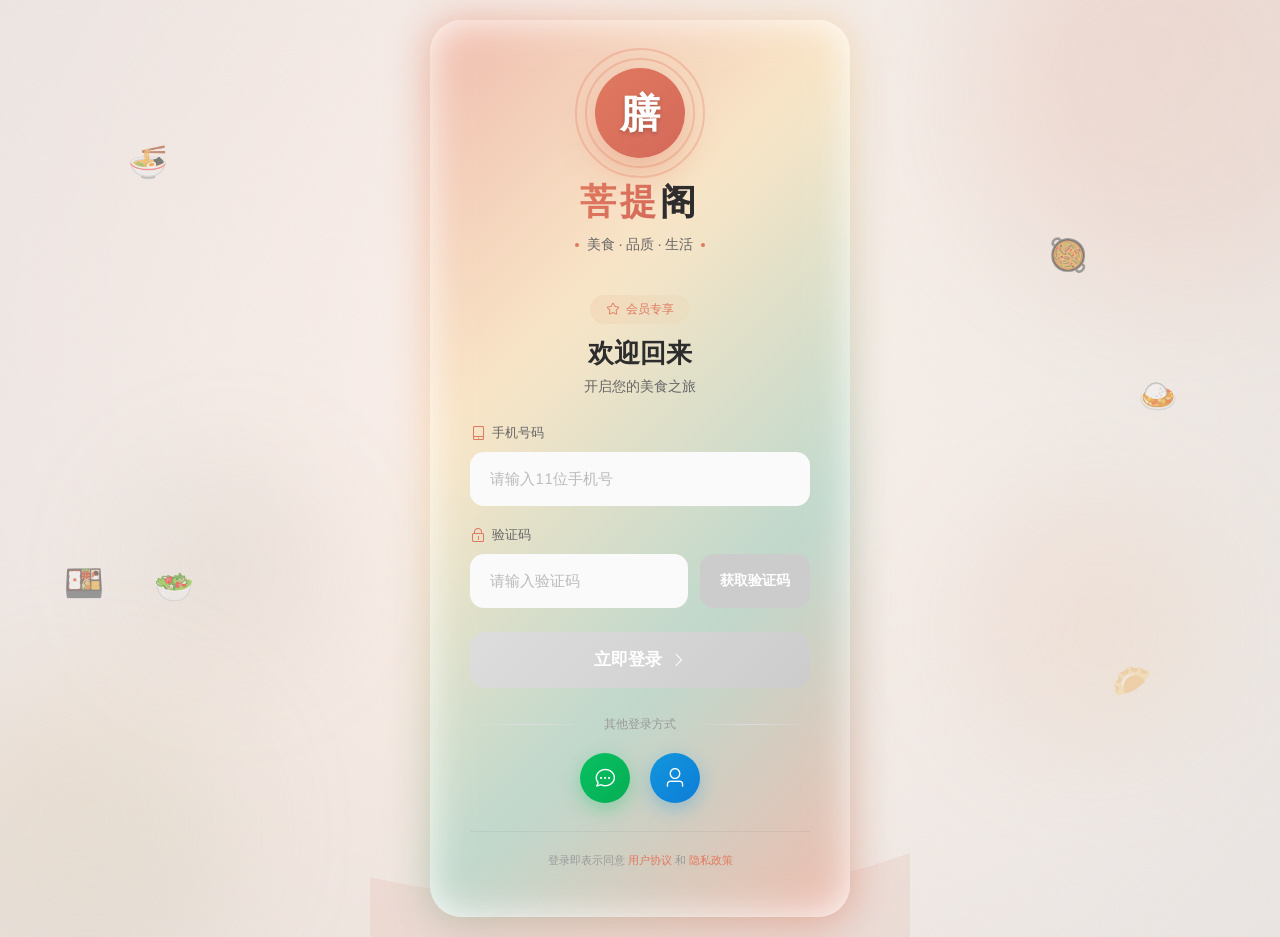
<file: src/main/resources/front/page/login.html>
<!DOCTYPE html>
<html lang="en">
<head>
    <meta charset="utf-8">
    <meta http-equiv="X-UA-Compatible" content="IE=edge">
    <meta name="viewport" content="width=device-width, initial-scale=1.0, maximum-scale=1.0,user-scalable=no,minimal-ui">
    <title>菩提阁 - 登录</title>
    <link rel="icon" href="./../images/favico.ico">
    <script src="./../js/base.js"></script>
    <link rel="stylesheet" href="../../backend/plugins/element-ui/index.css" />
    <link rel="stylesheet" href="../styles/vant.min.css"/>
    <link rel="stylesheet" href="./../styles/login.css" />
</head>
<body>
    <div id="login" v-loading="loading">
        <!-- 动态背景 -->
        <div class="bg-animation">
            <div class="bg-circle bg-circle-1"></div>
            <div class="bg-circle bg-circle-2"></div>
            <div class="bg-circle bg-circle-3"></div>
            <div class="bg-circle bg-circle-4"></div>
        </div>
        
        <!-- 浮动美食图标 -->
        <div class="floating-icons">
            <div class="icon icon-1">🍜</div>
            <div class="icon icon-2">🥘</div>
            <div class="icon icon-3">🍱</div>
            <div class="icon icon-4">🥟</div>
            <div class="icon icon-5">🍛</div>
            <div class="icon icon-6">🥗</div>
        </div>
        
        <!-- 主卡片 -->
        <div class="login-card">
            <!-- 发光效果 -->
            <div class="card-glow"></div>
            
            <!-- 品牌头部 -->
            <div class="brand-header">
                <div class="logo-container">
                    <div class="brand-logo">
                        <span class="logo-text">膳</span>
                    </div>
                    <div class="logo-ring ring-1"></div>
                    <div class="logo-ring ring-2"></div>
                </div>
                <div class="brand-name">
                    <span class="brand-highlight">菩提</span>阁
                </div>
                <div class="brand-tagline">
                    <span class="tagline-dot"></span>
                    美食 · 品质 · 生活
                    <span class="tagline-dot"></span>
                </div>
            </div>
            
            <!-- 欢迎文字 -->
            <div class="welcome-section">
                <div class="welcome-badge">
                    <i class="el-icon-star-off"></i>
                    会员专享
                </div>
                <div class="welcome-title">欢迎回来</div>
                <div class="welcome-subtitle">开启您的美食之旅</div>
            </div>
            
            <!-- 输入表单 -->
            <div class="input-group">
                <!-- 手机号 -->
                <div class="input-wrapper">
                    <div class="input-label">
                        <i class="el-icon-mobile-phone"></i>
                        手机号码
                    </div>
                    <input 
                        type="tel" 
                        class="input-field" 
                        placeholder="请输入11位手机号"
                        v-model="form.phone"
                        maxlength="11"
                        @keyup.enter="btnLogin"
                    />
                    <div class="input-line"></div>
                </div>
                
                <!-- 验证码 -->
                <div class="input-wrapper">
                    <div class="input-label">
                        <i class="el-icon-lock"></i>
                        验证码
                    </div>
                    <div class="code-row">
                        <input 
                            type="text" 
                            class="input-field code-input" 
                            placeholder="请输入验证码"
                            v-model="form.code"
                            maxlength="6"
                            @keyup.enter="btnLogin"
                        />
                        <button 
                            class="code-btn" 
                            :class="{loading: codeLoading}"
                            :disabled="codeLoading || !form.phone"
                            @click="getCode"
                        >
                            <span v-if="!codeLoading">获取验证码</span>
                            <span v-else>{{ count }}s</span>
                        </button>
                    </div>
                    <div class="input-line"></div>
                </div>
            </div>
            
            <!-- 错误提示 -->
            <div class="error-msg" v-if="msgFlag">
                <i class="el-icon-warning"></i>
                <span>手机号格式不正确</span>
            </div>
            
            <!-- 登录按钮 -->
            <button 
                class="login-btn" 
                :class="{active: form.phone && form.code}"
                :disabled="!form.phone || !form.code"
                @click="btnLogin"
            >
                <span class="btn-text">立即登录</span>
                <span class="btn-icon">
                    <i class="el-icon-arrow-right"></i>
                </span>
            </button>
            
            <!-- 其他登录方式 -->
            <div class="other-login">
                <div class="divider">
                    <span>其他登录方式</span>
                </div>
                <div class="social-icons">
                    <div class="social-btn wechat">
                        <i class="el-icon-chat-dot-round"></i>
                    </div>
                    <div class="social-btn qq">
                        <i class="el-icon-user"></i>
                    </div>
                </div>
            </div>
            
            <!-- 底部 -->
            <div class="login-footer">
                <div class="footer-text">
                    登录即表示同意 <a href="#">用户协议</a> 和 <a href="#">隐私政策</a>
                </div>
            </div>
        </div>
        
        <!-- 底部装饰 -->
        <div class="bottom-decoration">
            <div class="wave"></div>
        </div>
    </div>
    
    <script src="../../backend/plugins/vue/vue.js"></script>
    <script src="../../backend/plugins/element-ui/index.js"></script>
    <script src="./../js/vant.min.js"></script>  
    <script src="../../backend/plugins/axios/axios.min.js"></script>
    <script src="./../js/request.js"></script>
    <script src="./../api/login.js"></script>
</body>
<script>
    new Vue({
        el:"#login",
        data(){
            return {
                form:{
                    phone:'',
                    code:''
                },
                msgFlag:false,
                loading:false,
                codeLoading:false,
                count:0,
                timer:null
            }
        },
        computed:{},
        created(){},
        mounted(){},
        methods:{
            getCode(){
                if(this.codeLoading) return;
                this.form.code = '';
                const regex = /^(13[0-9]{9})|(15[0-9]{9})|(17[0-9]{9})|(18[0-9]{9})|(19[0-9]{9})$/;
                if (regex.test(this.form.phone)) {
                    this.msgFlag = false;
                    sendMsgApi({phone:this.form.phone}).then(res => {
                        if(res.code === 1){
                            this.$message.success('验证码已发送');
                            const verifyCode = res.map && res.map.verifyCode;
                            if (verifyCode != null && verifyCode !== '') {
                                const codeStr = String(verifyCode);
                                this.form.code = codeStr;
                                if (this.$dialog && typeof this.$dialog.alert === 'function') {
                                    this.$dialog.alert({
                                        title: '验证码',
                                        message: '您的验证码：' + codeStr + '（已填入输入框）',
                                        messageAlign: 'center',
                                        confirmButtonText: '我知道了'
                                    });
                                } else {
                                    window.alert('验证码：' + codeStr);
                                }
                            }
                            this.codeLoading = true;
                            this.count = 60;
                            this.timer = setInterval(() => {
                                this.count--;
                                if(this.count <= 0){
                                    clearInterval(this.timer);
                                    this.codeLoading = false;
                                }
                            }, 1000);
                        } else {
                            this.$message.error(res.msg || '发送失败');
                        }
                    });
                }else{
                    this.msgFlag = true;
                }
            },
            async btnLogin(){
                if(this.form.phone && this.form.code){
                    this.loading = true;
                    const res = await loginApi(this.form);
                    this.loading = false;
                    if(res.code === 1){
                        sessionStorage.setItem("userPhone",this.form.phone);
                        const u = res.data || {}
                        const name = u.name != null ? String(u.name).trim() : ''
                        sessionStorage.setItem("userName", name)
                        window.requestAnimationFrame(()=>{
                            window.location.href= '/front/index.html';
                        });                         
                    }else{
                        this.$notify({ type:'warning', message:res.msg});
                    }
                }else{
                    this.$notify({ type:'warning', message:'请输入手机号码和验证码'});
                }
            }
        }
    })
</script>
</html>
</file>
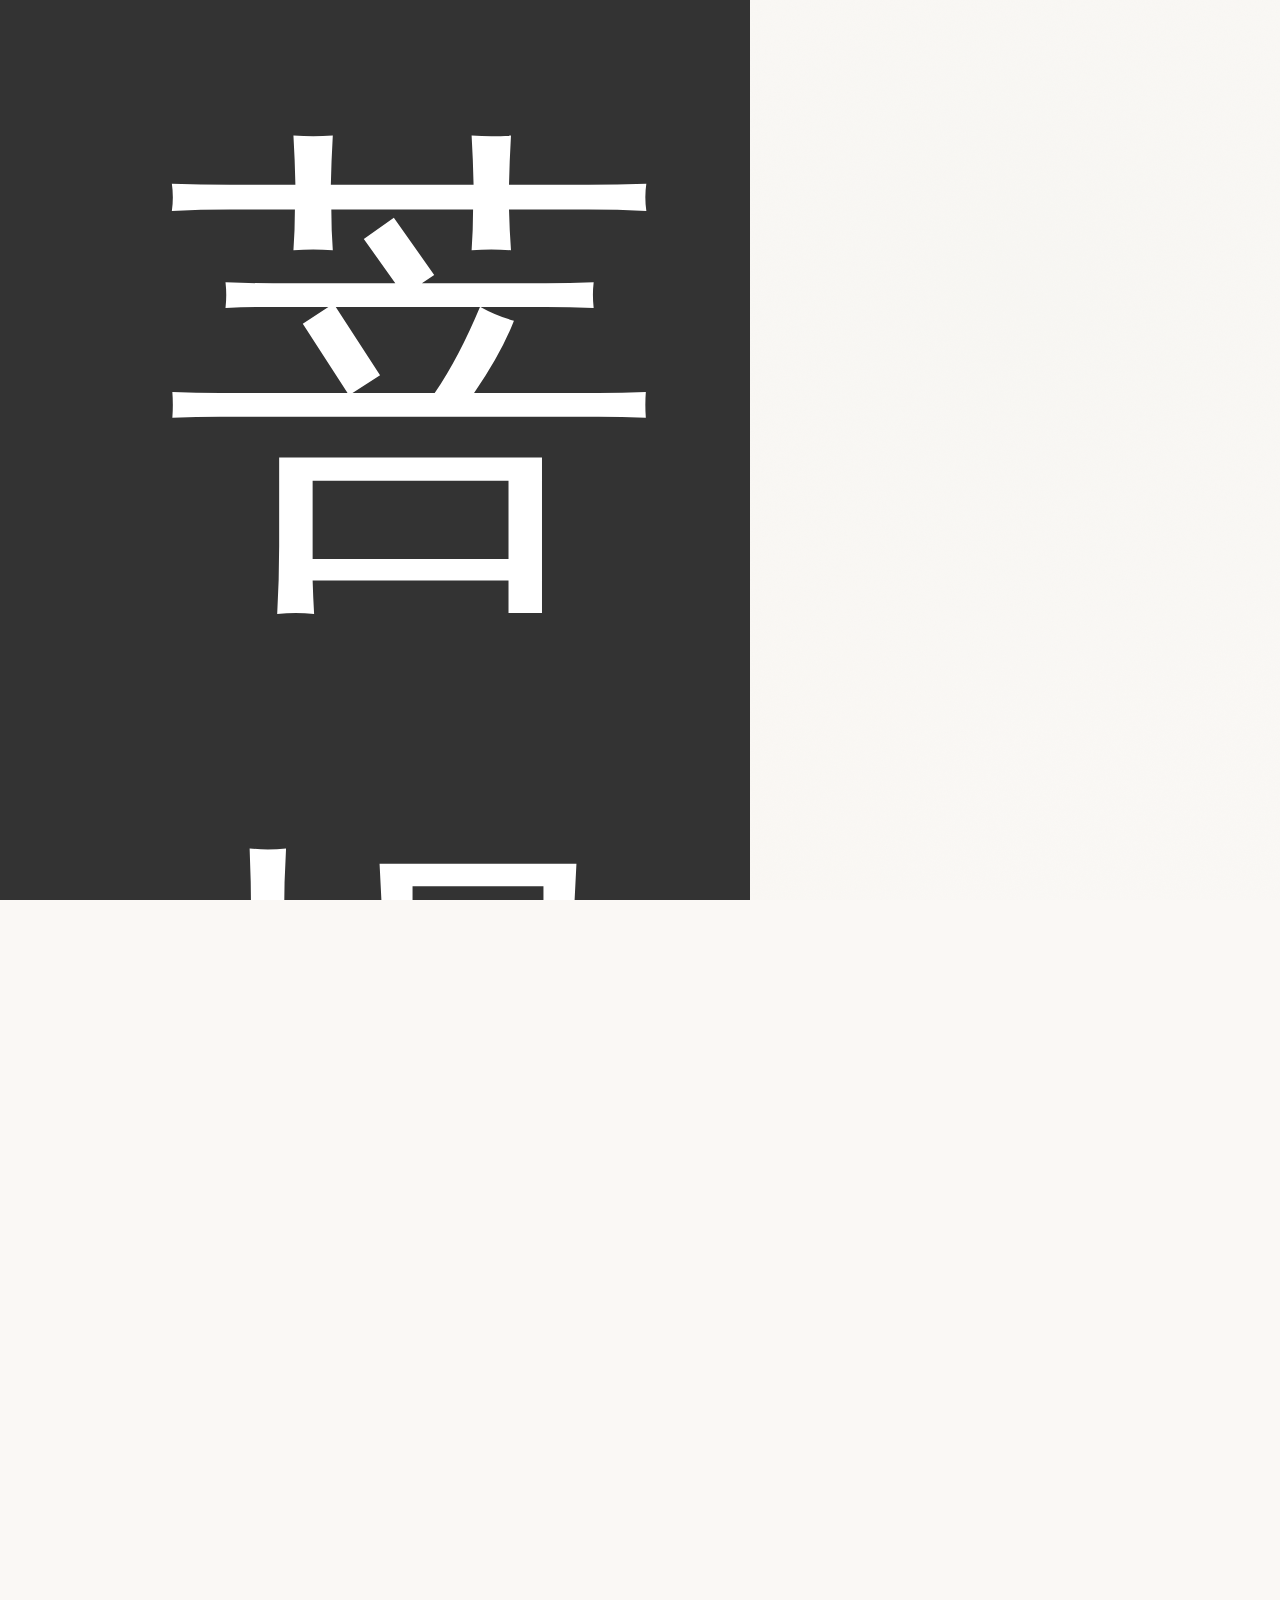
<file: src/main/resources/front/page/no-wify.html>
<!DOCTYPE html>
<html lang="en">
    <head>
        <meta charset="UTF-8">
        <meta http-equiv="X-UA-Compatible" content="IE=edge">
        <meta name="viewport" content="width=device-width, initial-scale=1.0, maximum-scale=1.0,user-scalable=no,minimal-ui">
        <title>菩提阁</title>
        <link rel="icon" href="./../images/favico.ico">
        <!--不同屏幕尺寸根字体设置-->
        <script src="./../js/base.js"></script>
        <!--element-ui的样式-->
        <link rel="stylesheet" href="../../backend/plugins/element-ui/index.css" />
        <!-- 引入样式  -->
        <link rel="stylesheet" href="../styles/index.css" />
        <!--本页面内容的样式-->
        <link rel="stylesheet" href="./../styles/no-wify.css" />
    </head>
    <body>
        <div id="no_wifi" class="app">
            <div class="divHead">
                <div class="divTitle">
                    <i class="el-icon-arrow-left" @click="goBack"></i>菩提阁
                </div>
            </div>
            <div class="divContent">
                <img src="./../images//no_wifi.png"/>
                <div class="divDesc">网络连接异常</div>
                <div class="btnRefresh" @click="toPagePrev">点击刷新</div>
            </div>
        </div>
            <!-- 开发环境版本，包含了有帮助的命令行警告 -->
            <script src="../../backend/plugins/vue/vue.js"></script>
            <!-- 引入组件库 -->
            <script src="../../backend/plugins/element-ui/index.js"></script>
            <!-- 引入axios -->
            <script src="../../backend/plugins/axios/axios.min.js"></script>
            <script src="./../js/request.js"></script>
            <script>
            new Vue({
                el:"#no_wifi",
                data(){
                    return {
                    }
                },
                computed:{},
                created(){

                },
                mounted(){},
                methods:{
                    goBack(){
                        history.go(-1)
                    },
                    toPagePrev(){
                        history.go(-1)
                    }
                }
            })
            </script>
    </body>
</html>
</file>
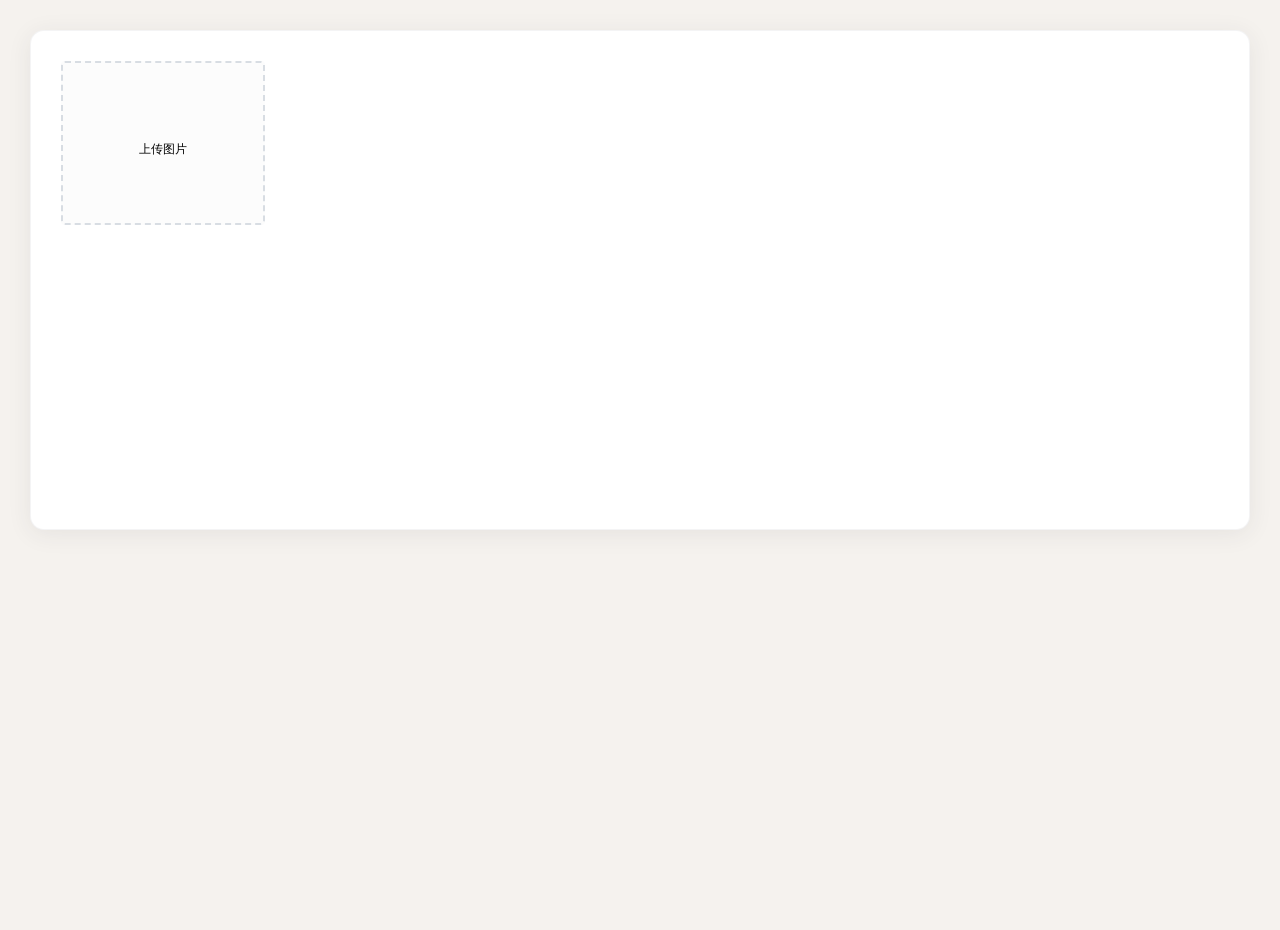
<file: src/main/resources/backend/page/demo/upload.html>
<!DOCTYPE html>
<html lang="en">
<head>
  <meta charset="UTF-8">
  <meta http-equiv="X-UA-Compatible" content="IE=edge">
  <meta name="viewport" content="width=device-width, initial-scale=1.0">
  <title>文件上传</title>
  <!-- 引入样式 -->
  <link rel="stylesheet" href="../../plugins/element-ui/index.css" />
  <link rel="stylesheet" href="../../styles/common.css" />
  <link rel="stylesheet" href="../../styles/page.css" />
  <link rel="stylesheet" href="../../styles/admin-theme.css" />
</head>
<body>
   <div class="addBrand-container" id="food-add-app">
    <div class="container">
        <el-upload class="avatar-uploader"
                action="/common/upload"
                :show-file-list="false"
                :on-success="handleAvatarSuccess"
                :before-upload="beforeUpload"
                ref="upload">
            <img v-if="imageUrl" :src="imageUrl" class="avatar"></img>
            <i v-else class="el-icon-plus avatar-uploader-icon"></i>
        </el-upload>
    </div>
  </div>
    <!-- 开发环境版本，包含了有帮助的命令行警告 -->
    <script src="../../plugins/vue/vue.js"></script>
    <!-- 引入组件库 -->
    <script src="../../plugins/element-ui/index.js"></script>
    <!-- 引入axios -->
    <script src="../../plugins/axios/axios.min.js"></script>
    <script src="../../js/index.js"></script>
    <script>
      new Vue({
        el: '#food-add-app',
        data() {
          return {
            imageUrl: ''
          }
        },
        methods: {
          handleAvatarSuccess (response, file, fileList) {
              this.imageUrl = `/common/download?name=${response.data}`
          },
          beforeUpload (file) {
            if(file){
              const suffix = file.name.split('.')[1]
              const size = file.size / 1024 / 1024 < 2
              if(['png','jpeg','jpg'].indexOf(suffix) < 0){
                this.$message.error('上传图片只支持 png、jpeg、jpg 格式！')
                this.$refs.upload.clearFiles()
                return false
              }
              if(!size){
                this.$message.error('上传文件大小不能超过 2MB!')
                return false
              }
              return file
            }
          }
        }
      })
    </script>
</body>
</html>
</file>
<file: src/main/resources/backend/plugins/element-ui/index.css>
@charset "UTF-8";.el-pagination--small .arrow.disabled,.el-table .hidden-columns,.el-table td.is-hidden>*,.el-table th.is-hidden>*,.el-table--hidden{visibility:hidden}.el-input__suffix,.el-tree.is-dragging .el-tree-node__content *{pointer-events:none}.el-dropdown .el-dropdown-selfdefine:focus:active,.el-dropdown .el-dropdown-selfdefine:focus:not(.focusing),.el-message__closeBtn:focus,.el-message__content:focus,.el-popover:focus,.el-popover:focus:active,.el-popover__reference:focus:hover,.el-popover__reference:focus:not(.focusing),.el-rate:active,.el-rate:focus,.el-tooltip:focus:hover,.el-tooltip:focus:not(.focusing),.el-upload-list__item.is-success:active,.el-upload-list__item.is-success:not(.focusing):focus{outline-width:0}@font-face{font-family:element-icons;src:url(fonts/element-icons.woff) format("woff"),url(fonts/element-icons.ttf) format("truetype");font-weight:400;font-display:"auto";font-style:normal}[class*=" el-icon-"],[class^=el-icon-]{font-family:element-icons!important;speak:none;font-style:normal;font-weight:400;font-variant:normal;text-transform:none;line-height:1;vertical-align:baseline;display:inline-block;-webkit-font-smoothing:antialiased;-moz-osx-font-smoothing:grayscale}.el-icon-ice-cream-round:before{content:"\e6a0"}.el-icon-ice-cream-square:before{content:"\e6a3"}.el-icon-lollipop:before{content:"\e6a4"}.el-icon-potato-strips:before{content:"\e6a5"}.el-icon-milk-tea:before{content:"\e6a6"}.el-icon-ice-drink:before{content:"\e6a7"}.el-icon-ice-tea:before{content:"\e6a9"}.el-icon-coffee:before{content:"\e6aa"}.el-icon-orange:before{content:"\e6ab"}.el-icon-pear:before{content:"\e6ac"}.el-icon-apple:before{content:"\e6ad"}.el-icon-cherry:before{content:"\e6ae"}.el-icon-watermelon:before{content:"\e6af"}.el-icon-grape:before{content:"\e6b0"}.el-icon-refrigerator:before{content:"\e6b1"}.el-icon-goblet-square-full:before{content:"\e6b2"}.el-icon-goblet-square:before{content:"\e6b3"}.el-icon-goblet-full:before{content:"\e6b4"}.el-icon-goblet:before{content:"\e6b5"}.el-icon-cold-drink:before{content:"\e6b6"}.el-icon-coffee-cup:before{content:"\e6b8"}.el-icon-water-cup:before{content:"\e6b9"}.el-icon-hot-water:before{content:"\e6ba"}.el-icon-ice-cream:before{content:"\e6bb"}.el-icon-dessert:before{content:"\e6bc"}.el-icon-sugar:before{content:"\e6bd"}.el-icon-tableware:before{content:"\e6be"}.el-icon-burger:before{content:"\e6bf"}.el-icon-knife-fork:before{content:"\e6c1"}.el-icon-fork-spoon:before{content:"\e6c2"}.el-icon-chicken:before{content:"\e6c3"}.el-icon-food:before{content:"\e6c4"}.el-icon-dish-1:before{content:"\e6c5"}.el-icon-dish:before{content:"\e6c6"}.el-icon-moon-night:before{content:"\e6ee"}.el-icon-moon:before{content:"\e6f0"}.el-icon-cloudy-and-sunny:before{content:"\e6f1"}.el-icon-partly-cloudy:before{content:"\e6f2"}.el-icon-cloudy:before{content:"\e6f3"}.el-icon-sunny:before{content:"\e6f6"}.el-icon-sunset:before{content:"\e6f7"}.el-icon-sunrise-1:before{content:"\e6f8"}.el-icon-sunrise:before{content:"\e6f9"}.el-icon-heavy-rain:before{content:"\e6fa"}.el-icon-lightning:before{content:"\e6fb"}.el-icon-light-rain:before{content:"\e6fc"}.el-icon-wind-power:before{content:"\e6fd"}.el-icon-baseball:before{content:"\e712"}.el-icon-soccer:before{content:"\e713"}.el-icon-football:before{content:"\e715"}.el-icon-basketball:before{content:"\e716"}.el-icon-ship:before{content:"\e73f"}.el-icon-truck:before{content:"\e740"}.el-icon-bicycle:before{content:"\e741"}.el-icon-mobile-phone:before{content:"\e6d3"}.el-icon-service:before{content:"\e6d4"}.el-icon-key:before{content:"\e6e2"}.el-icon-unlock:before{content:"\e6e4"}.el-icon-lock:before{content:"\e6e5"}.el-icon-watch:before{content:"\e6fe"}.el-icon-watch-1:before{content:"\e6ff"}.el-icon-timer:before{content:"\e702"}.el-icon-alarm-clock:before{content:"\e703"}.el-icon-map-location:before{content:"\e704"}.el-icon-delete-location:before{content:"\e705"}.el-icon-add-location:before{content:"\e706"}.el-icon-location-information:before{content:"\e707"}.el-icon-location-outline:before{content:"\e708"}.el-icon-location:before{content:"\e79e"}.el-icon-place:before{content:"\e709"}.el-icon-discover:before{content:"\e70a"}.el-icon-first-aid-kit:before{content:"\e70b"}.el-icon-trophy-1:before{content:"\e70c"}.el-icon-trophy:before{content:"\e70d"}.el-icon-medal:before{content:"\e70e"}.el-icon-medal-1:before{content:"\e70f"}.el-icon-stopwatch:before{content:"\e710"}.el-icon-mic:before{content:"\e711"}.el-icon-copy-document:before{content:"\e718"}.el-icon-full-screen:before{content:"\e719"}.el-icon-switch-button:before{content:"\e71b"}.el-icon-aim:before{content:"\e71c"}.el-icon-crop:before{content:"\e71d"}.el-icon-odometer:before{content:"\e71e"}.el-icon-time:before{content:"\e71f"}.el-icon-bangzhu:before{content:"\e724"}.el-icon-close-notification:before{content:"\e726"}.el-icon-microphone:before{content:"\e727"}.el-icon-turn-off-microphone:before{content:"\e728"}.el-icon-position:before{content:"\e729"}.el-icon-postcard:before{content:"\e72a"}.el-icon-message:before{content:"\e72b"}.el-icon-chat-line-square:before{content:"\e72d"}.el-icon-chat-dot-square:before{content:"\e72e"}.el-icon-chat-dot-round:before{content:"\e72f"}.el-icon-chat-square:before{content:"\e730"}.el-icon-chat-line-round:before{content:"\e731"}.el-icon-chat-round:before{content:"\e732"}.el-icon-set-up:before{content:"\e733"}.el-icon-turn-off:before{content:"\e734"}.el-icon-open:before{content:"\e735"}.el-icon-connection:before{content:"\e736"}.el-icon-link:before{content:"\e737"}.el-icon-cpu:before{content:"\e738"}.el-icon-thumb:before{content:"\e739"}.el-icon-female:before{content:"\e73a"}.el-icon-male:before{content:"\e73b"}.el-icon-guide:before{content:"\e73c"}.el-icon-news:before{content:"\e73e"}.el-icon-price-tag:before{content:"\e744"}.el-icon-discount:before{content:"\e745"}.el-icon-wallet:before{content:"\e747"}.el-icon-coin:before{content:"\e748"}.el-icon-money:before{content:"\e749"}.el-icon-bank-card:before{content:"\e74a"}.el-icon-box:before{content:"\e74b"}.el-icon-present:before{content:"\e74c"}.el-icon-sell:before{content:"\e6d5"}.el-icon-sold-out:before{content:"\e6d6"}.el-icon-shopping-bag-2:before{content:"\e74d"}.el-icon-shopping-bag-1:before{content:"\e74e"}.el-icon-shopping-cart-2:before{content:"\e74f"}.el-icon-shopping-cart-1:before{content:"\e750"}.el-icon-shopping-cart-full:before{content:"\e751"}.el-icon-smoking:before{content:"\e752"}.el-icon-no-smoking:before{content:"\e753"}.el-icon-house:before{content:"\e754"}.el-icon-table-lamp:before{content:"\e755"}.el-icon-school:before{content:"\e756"}.el-icon-office-building:before{content:"\e757"}.el-icon-toilet-paper:before{content:"\e758"}.el-icon-notebook-2:before{content:"\e759"}.el-icon-notebook-1:before{content:"\e75a"}.el-icon-files:before{content:"\e75b"}.el-icon-collection:before{content:"\e75c"}.el-icon-receiving:before{content:"\e75d"}.el-icon-suitcase-1:before{content:"\e760"}.el-icon-suitcase:before{content:"\e761"}.el-icon-film:before{content:"\e763"}.el-icon-collection-tag:before{content:"\e765"}.el-icon-data-analysis:before{content:"\e766"}.el-icon-pie-chart:before{content:"\e767"}.el-icon-data-board:before{content:"\e768"}.el-icon-data-line:before{content:"\e76d"}.el-icon-reading:before{content:"\e769"}.el-icon-magic-stick:before{content:"\e76a"}.el-icon-coordinate:before{content:"\e76b"}.el-icon-mouse:before{content:"\e76c"}.el-icon-brush:before{content:"\e76e"}.el-icon-headset:before{content:"\e76f"}.el-icon-umbrella:before{content:"\e770"}.el-icon-scissors:before{content:"\e771"}.el-icon-mobile:before{content:"\e773"}.el-icon-attract:before{content:"\e774"}.el-icon-monitor:before{content:"\e775"}.el-icon-search:before{content:"\e778"}.el-icon-takeaway-box:before{content:"\e77a"}.el-icon-paperclip:before{content:"\e77d"}.el-icon-printer:before{content:"\e77e"}.el-icon-document-add:before{content:"\e782"}.el-icon-document:before{content:"\e785"}.el-icon-document-checked:before{content:"\e786"}.el-icon-document-copy:before{content:"\e787"}.el-icon-document-delete:before{content:"\e788"}.el-icon-document-remove:before{content:"\e789"}.el-icon-tickets:before{content:"\e78b"}.el-icon-folder-checked:before{content:"\e77f"}.el-icon-folder-delete:before{content:"\e780"}.el-icon-folder-remove:before{content:"\e781"}.el-icon-folder-add:before{content:"\e783"}.el-icon-folder-opened:before{content:"\e784"}.el-icon-folder:before{content:"\e78a"}.el-icon-edit-outline:before{content:"\e764"}.el-icon-edit:before{content:"\e78c"}.el-icon-date:before{content:"\e78e"}.el-icon-c-scale-to-original:before{content:"\e7c6"}.el-icon-view:before{content:"\e6ce"}.el-icon-loading:before{content:"\e6cf"}.el-icon-rank:before{content:"\e6d1"}.el-icon-sort-down:before{content:"\e7c4"}.el-icon-sort-up:before{content:"\e7c5"}.el-icon-sort:before{content:"\e6d2"}.el-icon-finished:before{content:"\e6cd"}.el-icon-refresh-left:before{content:"\e6c7"}.el-icon-refresh-right:before{content:"\e6c8"}.el-icon-refresh:before{content:"\e6d0"}.el-icon-video-play:before{content:"\e7c0"}.el-icon-video-pause:before{content:"\e7c1"}.el-icon-d-arrow-right:before{content:"\e6dc"}.el-icon-d-arrow-left:before{content:"\e6dd"}.el-icon-arrow-up:before{content:"\e6e1"}.el-icon-arrow-down:before{content:"\e6df"}.el-icon-arrow-right:before{content:"\e6e0"}.el-icon-arrow-left:before{content:"\e6de"}.el-icon-top-right:before{content:"\e6e7"}.el-icon-top-left:before{content:"\e6e8"}.el-icon-top:before{content:"\e6e6"}.el-icon-bottom:before{content:"\e6eb"}.el-icon-right:before{content:"\e6e9"}.el-icon-back:before{content:"\e6ea"}.el-icon-bottom-right:before{content:"\e6ec"}.el-icon-bottom-left:before{content:"\e6ed"}.el-icon-caret-top:before{content:"\e78f"}.el-icon-caret-bottom:before{content:"\e790"}.el-icon-caret-right:before{content:"\e791"}.el-icon-caret-left:before{content:"\e792"}.el-icon-d-caret:before{content:"\e79a"}.el-icon-share:before{content:"\e793"}.el-icon-menu:before{content:"\e798"}.el-icon-s-grid:before{content:"\e7a6"}.el-icon-s-check:before{content:"\e7a7"}.el-icon-s-data:before{content:"\e7a8"}.el-icon-s-opportunity:before{content:"\e7aa"}.el-icon-s-custom:before{content:"\e7ab"}.el-icon-s-claim:before{content:"\e7ad"}.el-icon-s-finance:before{content:"\e7ae"}.el-icon-s-comment:before{content:"\e7af"}.el-icon-s-flag:before{content:"\e7b0"}.el-icon-s-marketing:before{content:"\e7b1"}.el-icon-s-shop:before{content:"\e7b4"}.el-icon-s-open:before{content:"\e7b5"}.el-icon-s-management:before{content:"\e7b6"}.el-icon-s-ticket:before{content:"\e7b7"}.el-icon-s-release:before{content:"\e7b8"}.el-icon-s-home:before{content:"\e7b9"}.el-icon-s-promotion:before{content:"\e7ba"}.el-icon-s-operation:before{content:"\e7bb"}.el-icon-s-unfold:before{content:"\e7bc"}.el-icon-s-fold:before{content:"\e7a9"}.el-icon-s-platform:before{content:"\e7bd"}.el-icon-s-order:before{content:"\e7be"}.el-icon-s-cooperation:before{content:"\e7bf"}.el-icon-bell:before{content:"\e725"}.el-icon-message-solid:before{content:"\e799"}.el-icon-video-camera:before{content:"\e772"}.el-icon-video-camera-solid:before{content:"\e796"}.el-icon-camera:before{content:"\e779"}.el-icon-camera-solid:before{content:"\e79b"}.el-icon-download:before{content:"\e77c"}.el-icon-upload2:before{content:"\e77b"}.el-icon-upload:before{content:"\e7c3"}.el-icon-picture-outline-round:before{content:"\e75f"}.el-icon-picture-outline:before{content:"\e75e"}.el-icon-picture:before{content:"\e79f"}.el-icon-close:before{content:"\e6db"}.el-icon-check:before{content:"\e6da"}.el-icon-plus:before{content:"\e6d9"}.el-icon-minus:before{content:"\e6d8"}.el-icon-help:before{content:"\e73d"}.el-icon-s-help:before{content:"\e7b3"}.el-icon-circle-close:before{content:"\e78d"}.el-icon-circle-check:before{content:"\e720"}.el-icon-circle-plus-outline:before{content:"\e723"}.el-icon-remove-outline:before{content:"\e722"}.el-icon-zoom-out:before{content:"\e776"}.el-icon-zoom-in:before{content:"\e777"}.el-icon-error:before{content:"\e79d"}.el-icon-success:before{content:"\e79c"}.el-icon-circle-plus:before{content:"\e7a0"}.el-icon-remove:before{content:"\e7a2"}.el-icon-info:before{content:"\e7a1"}.el-icon-question:before{content:"\e7a4"}.el-icon-warning-outline:before{content:"\e6c9"}.el-icon-warning:before{content:"\e7a3"}.el-icon-goods:before{content:"\e7c2"}.el-icon-s-goods:before{content:"\e7b2"}.el-icon-star-off:before{content:"\e717"}.el-icon-star-on:before{content:"\e797"}.el-icon-more-outline:before{content:"\e6cc"}.el-icon-more:before{content:"\e794"}.el-icon-phone-outline:before{content:"\e6cb"}.el-icon-phone:before{content:"\e795"}.el-icon-user:before{content:"\e6e3"}.el-icon-user-solid:before{content:"\e7a5"}.el-icon-setting:before{content:"\e6ca"}.el-icon-s-tools:before{content:"\e7ac"}.el-icon-delete:before{content:"\e6d7"}.el-icon-delete-solid:before{content:"\e7c9"}.el-icon-eleme:before{content:"\e7c7"}.el-icon-platform-eleme:before{content:"\e7ca"}.el-icon-loading{-webkit-animation:rotating 2s linear infinite;animation:rotating 2s linear infinite}.el-icon--right{margin-left:5px}.el-icon--left{margin-right:5px}@-webkit-keyframes rotating{0%{-webkit-transform:rotateZ(0);transform:rotateZ(0)}100%{-webkit-transform:rotateZ(360deg);transform:rotateZ(360deg)}}@keyframes rotating{0%{-webkit-transform:rotateZ(0);transform:rotateZ(0)}100%{-webkit-transform:rotateZ(360deg);transform:rotateZ(360deg)}}.el-pagination{white-space:nowrap;padding:2px 5px;color:#303133;font-weight:700}.el-pagination::after,.el-pagination::before{display:table;content:""}.el-pagination::after{clear:both}.el-pagination button,.el-pagination span:not([class*=suffix]){display:inline-block;font-size:13px;min-width:35.5px;height:28px;line-height:28px;vertical-align:top;-webkit-box-sizing:border-box;box-sizing:border-box}.el-pagination .el-input__inner{text-align:center;-moz-appearance:textfield;line-height:normal}.el-pagination .el-input__suffix{right:0;-webkit-transform:scale(.8);transform:scale(.8)}.el-pagination .el-select .el-input{width:100px;margin:0 5px}.el-pagination .el-select .el-input .el-input__inner{padding-right:25px;border-radius:3px}.el-pagination button{border:none;padding:0 6px;background:0 0}.el-pagination button:focus{outline:0}.el-pagination button:hover{color:#409EFF}.el-pagination button:disabled{color:#C0C4CC;background-color:#FFF;cursor:not-allowed}.el-pagination .btn-next,.el-pagination .btn-prev{background:center center no-repeat #FFF;background-size:16px;cursor:pointer;margin:0;color:#303133}.el-pagination .btn-next .el-icon,.el-pagination .btn-prev .el-icon{display:block;font-size:12px;font-weight:700}.el-pagination .btn-prev{padding-right:12px}.el-pagination .btn-next{padding-left:12px}.el-pagination .el-pager li.disabled{color:#C0C4CC;cursor:not-allowed}.el-pager li,.el-pager li.btn-quicknext:hover,.el-pager li.btn-quickprev:hover{cursor:pointer}.el-pagination--small .btn-next,.el-pagination--small .btn-prev,.el-pagination--small .el-pager li,.el-pagination--small .el-pager li.btn-quicknext,.el-pagination--small .el-pager li.btn-quickprev,.el-pagination--small .el-pager li:last-child{border-color:transparent;font-size:12px;line-height:22px;height:22px;min-width:22px}.el-pagination--small .more::before,.el-pagination--small li.more::before{line-height:24px}.el-pagination--small button,.el-pagination--small span:not([class*=suffix]){height:22px;line-height:22px}.el-pagination--small .el-pagination__editor,.el-pagination--small .el-pagination__editor.el-input .el-input__inner{height:22px}.el-pagination__sizes{margin:0 10px 0 0;font-weight:400;color:#606266}.el-pagination__sizes .el-input .el-input__inner{font-size:13px;padding-left:8px}.el-pagination__sizes .el-input .el-input__inner:hover{border-color:#409EFF}.el-pagination__total{margin-right:10px;font-weight:400;color:#606266}.el-pagination__jump{margin-left:24px;font-weight:400;color:#606266}.el-pagination__jump .el-input__inner{padding:0 3px}.el-pagination__rightwrapper{float:right}.el-pagination__editor{line-height:18px;padding:0 2px;height:28px;text-align:center;margin:0 2px;-webkit-box-sizing:border-box;box-sizing:border-box;border-radius:3px}.el-pager,.el-pagination.is-background .btn-next,.el-pagination.is-background .btn-prev{padding:0}.el-pagination__editor.el-input{width:50px}.el-pagination__editor.el-input .el-input__inner{height:28px}.el-pagination__editor .el-input__inner::-webkit-inner-spin-button,.el-pagination__editor .el-input__inner::-webkit-outer-spin-button{-webkit-appearance:none;margin:0}.el-pagination.is-background .btn-next,.el-pagination.is-background .btn-prev,.el-pagination.is-background .el-pager li{margin:0 5px;background-color:#f4f4f5;color:#606266;min-width:30px;border-radius:2px}.el-pagination.is-background .btn-next.disabled,.el-pagination.is-background .btn-next:disabled,.el-pagination.is-background .btn-prev.disabled,.el-pagination.is-background .btn-prev:disabled,.el-pagination.is-background .el-pager li.disabled{color:#C0C4CC}.el-pagination.is-background .el-pager li:not(.disabled):hover{color:#409EFF}.el-pagination.is-background .el-pager li:not(.disabled).active{background-color:#409EFF;color:#FFF}.el-dialog,.el-pager li{background:#FFF;-webkit-box-sizing:border-box}.el-pagination.is-background.el-pagination--small .btn-next,.el-pagination.is-background.el-pagination--small .btn-prev,.el-pagination.is-background.el-pagination--small .el-pager li{margin:0 3px;min-width:22px}.el-pager,.el-pager li{vertical-align:top;margin:0;display:inline-block}.el-pager{-webkit-user-select:none;-moz-user-select:none;-ms-user-select:none;user-select:none;list-style:none;font-size:0}.el-date-table,.el-table th{-webkit-user-select:none;-moz-user-select:none}.el-pager .more::before{line-height:30px}.el-pager li{padding:0 4px;font-size:13px;min-width:35.5px;height:28px;line-height:28px;box-sizing:border-box;text-align:center}.el-menu--collapse .el-menu .el-submenu,.el-menu--popup{min-width:200px}.el-pager li.btn-quicknext,.el-pager li.btn-quickprev{line-height:28px;color:#303133}.el-pager li.btn-quicknext.disabled,.el-pager li.btn-quickprev.disabled{color:#C0C4CC}.el-pager li.active+li{border-left:0}.el-pager li:hover{color:#409EFF}.el-pager li.active{color:#409EFF;cursor:default}@-webkit-keyframes v-modal-in{0%{opacity:0}}@-webkit-keyframes v-modal-out{100%{opacity:0}}.el-dialog{position:relative;margin:0 auto 50px;border-radius:2px;-webkit-box-shadow:0 1px 3px rgba(0,0,0,.3);box-shadow:0 1px 3px rgba(0,0,0,.3);box-sizing:border-box;width:50%}.el-dialog.is-fullscreen{width:100%;margin-top:0;margin-bottom:0;height:100%;overflow:auto}.el-dialog__wrapper{position:fixed;top:0;right:0;bottom:0;left:0;overflow:auto;margin:0}.el-dialog__header{padding:20px 20px 10px}.el-dialog__headerbtn{position:absolute;top:20px;right:20px;padding:0;background:0 0;border:none;outline:0;cursor:pointer;font-size:16px}.el-dialog__headerbtn .el-dialog__close{color:#909399}.el-dialog__headerbtn:focus .el-dialog__close,.el-dialog__headerbtn:hover .el-dialog__close{color:#409EFF}.el-dialog__title{line-height:24px;font-size:18px;color:#303133}.el-dialog__body{padding:30px 20px;color:#606266;font-size:14px;word-break:break-all}.el-dialog__footer{padding:10px 20px 20px;text-align:right;-webkit-box-sizing:border-box;box-sizing:border-box}.el-dialog--center{text-align:center}.el-dialog--center .el-dialog__body{text-align:initial;padding:25px 25px 30px}.el-dialog--center .el-dialog__footer{text-align:inherit}.dialog-fade-enter-active{-webkit-animation:dialog-fade-in .3s;animation:dialog-fade-in .3s}.dialog-fade-leave-active{-webkit-animation:dialog-fade-out .3s;animation:dialog-fade-out .3s}@-webkit-keyframes dialog-fade-in{0%{-webkit-transform:translate3d(0,-20px,0);transform:translate3d(0,-20px,0);opacity:0}100%{-webkit-transform:translate3d(0,0,0);transform:translate3d(0,0,0);opacity:1}}@keyframes dialog-fade-in{0%{-webkit-transform:translate3d(0,-20px,0);transform:translate3d(0,-20px,0);opacity:0}100%{-webkit-transform:translate3d(0,0,0);transform:translate3d(0,0,0);opacity:1}}@-webkit-keyframes dialog-fade-out{0%{-webkit-transform:translate3d(0,0,0);transform:translate3d(0,0,0);opacity:1}100%{-webkit-transform:translate3d(0,-20px,0);transform:translate3d(0,-20px,0);opacity:0}}@keyframes dialog-fade-out{0%{-webkit-transform:translate3d(0,0,0);transform:translate3d(0,0,0);opacity:1}100%{-webkit-transform:translate3d(0,-20px,0);transform:translate3d(0,-20px,0);opacity:0}}.el-autocomplete{position:relative;display:inline-block}.el-autocomplete-suggestion{margin:5px 0;-webkit-box-shadow:0 2px 12px 0 rgba(0,0,0,.1);box-shadow:0 2px 12px 0 rgba(0,0,0,.1);border-radius:4px;border:1px solid #E4E7ED;-webkit-box-sizing:border-box;box-sizing:border-box;background-color:#FFF}.el-dropdown-menu,.el-menu--collapse .el-submenu .el-menu{z-index:10;-webkit-box-shadow:0 2px 12px 0 rgba(0,0,0,.1)}.el-autocomplete-suggestion__wrap{max-height:280px;padding:10px 0;-webkit-box-sizing:border-box;box-sizing:border-box}.el-autocomplete-suggestion__list{margin:0;padding:0}.el-autocomplete-suggestion li{padding:0 20px;margin:0;line-height:34px;cursor:pointer;color:#606266;font-size:14px;list-style:none;white-space:nowrap;overflow:hidden;text-overflow:ellipsis}.el-autocomplete-suggestion li.highlighted,.el-autocomplete-suggestion li:hover{background-color:#F5F7FA}.el-autocomplete-suggestion li.divider{margin-top:6px;border-top:1px solid #000}.el-autocomplete-suggestion li.divider:last-child{margin-bottom:-6px}.el-autocomplete-suggestion.is-loading li{text-align:center;height:100px;line-height:100px;font-size:20px;color:#999}.el-autocomplete-suggestion.is-loading li::after{display:inline-block;content:"";height:100%;vertical-align:middle}.el-autocomplete-suggestion.is-loading li:hover{background-color:#FFF}.el-autocomplete-suggestion.is-loading .el-icon-loading{vertical-align:middle}.el-dropdown{display:inline-block;position:relative;color:#606266;font-size:14px}.el-dropdown .el-button-group{display:block}.el-dropdown .el-button-group .el-button{float:none}.el-dropdown .el-dropdown__caret-button{padding-left:5px;padding-right:5px;position:relative;border-left:none}.el-dropdown .el-dropdown__caret-button::before{content:'';position:absolute;display:block;width:1px;top:5px;bottom:5px;left:0;background:rgba(255,255,255,.5)}.el-dropdown .el-dropdown__caret-button.el-button--default::before{background:rgba(220,223,230,.5)}.el-dropdown .el-dropdown__caret-button:hover::before{top:0;bottom:0}.el-dropdown .el-dropdown__caret-button .el-dropdown__icon{padding-left:0}.el-dropdown__icon{font-size:12px;margin:0 3px}.el-dropdown-menu{position:absolute;top:0;left:0;padding:10px 0;margin:5px 0;background-color:#FFF;border:1px solid #EBEEF5;border-radius:4px;box-shadow:0 2px 12px 0 rgba(0,0,0,.1)}.el-dropdown-menu__item{list-style:none;line-height:36px;padding:0 20px;margin:0;font-size:14px;color:#606266;cursor:pointer;outline:0}.el-dropdown-menu__item:focus,.el-dropdown-menu__item:not(.is-disabled):hover{background-color:#ecf5ff;color:#66b1ff}.el-dropdown-menu__item i{margin-right:5px}.el-dropdown-menu__item--divided{position:relative;margin-top:6px;border-top:1px solid #EBEEF5}.el-dropdown-menu__item--divided:before{content:'';height:6px;display:block;margin:0 -20px;background-color:#FFF}.el-dropdown-menu__item.is-disabled{cursor:default;color:#bbb;pointer-events:none}.el-dropdown-menu--medium{padding:6px 0}.el-dropdown-menu--medium .el-dropdown-menu__item{line-height:30px;padding:0 17px;font-size:14px}.el-dropdown-menu--medium .el-dropdown-menu__item.el-dropdown-menu__item--divided{margin-top:6px}.el-dropdown-menu--medium .el-dropdown-menu__item.el-dropdown-menu__item--divided:before{height:6px;margin:0 -17px}.el-dropdown-menu--small{padding:6px 0}.el-dropdown-menu--small .el-dropdown-menu__item{line-height:27px;padding:0 15px;font-size:13px}.el-dropdown-menu--small .el-dropdown-menu__item.el-dropdown-menu__item--divided{margin-top:4px}.el-dropdown-menu--small .el-dropdown-menu__item.el-dropdown-menu__item--divided:before{height:4px;margin:0 -15px}.el-dropdown-menu--mini{padding:3px 0}.el-dropdown-menu--mini .el-dropdown-menu__item{line-height:24px;padding:0 10px;font-size:12px}.el-dropdown-menu--mini .el-dropdown-menu__item.el-dropdown-menu__item--divided{margin-top:3px}.el-dropdown-menu--mini .el-dropdown-menu__item.el-dropdown-menu__item--divided:before{height:3px;margin:0 -10px}.el-menu{border-right:solid 1px #e6e6e6;list-style:none;position:relative;margin:0;padding-left:0;background-color:#FFF}.el-menu--horizontal>.el-menu-item:not(.is-disabled):focus,.el-menu--horizontal>.el-menu-item:not(.is-disabled):hover,.el-menu--horizontal>.el-submenu .el-submenu__title:hover{background-color:#fff}.el-menu::after,.el-menu::before{display:table;content:""}.el-menu::after{clear:both}.el-menu.el-menu--horizontal{border-bottom:solid 1px #e6e6e6}.el-menu--horizontal{border-right:none}.el-menu--horizontal>.el-menu-item{float:left;height:60px;line-height:60px;margin:0;border-bottom:2px solid transparent;color:#909399}.el-menu--horizontal>.el-menu-item a,.el-menu--horizontal>.el-menu-item a:hover{color:inherit}.el-menu--horizontal>.el-submenu{float:left}.el-menu--horizontal>.el-submenu:focus,.el-menu--horizontal>.el-submenu:hover{outline:0}.el-menu--horizontal>.el-submenu:focus .el-submenu__title,.el-menu--horizontal>.el-submenu:hover .el-submenu__title{color:#303133}.el-menu--horizontal>.el-submenu.is-active .el-submenu__title{border-bottom:2px solid #409EFF;color:#303133}.el-menu--horizontal>.el-submenu .el-submenu__title{height:60px;line-height:60px;border-bottom:2px solid transparent;color:#909399}.el-menu--horizontal>.el-submenu .el-submenu__icon-arrow{position:static;vertical-align:middle;margin-left:8px;margin-top:-3px}.el-menu--horizontal .el-menu .el-menu-item,.el-menu--horizontal .el-menu .el-submenu__title{background-color:#FFF;float:none;height:36px;line-height:36px;padding:0 10px;color:#909399}.el-menu--horizontal .el-menu .el-menu-item.is-active,.el-menu--horizontal .el-menu .el-submenu.is-active>.el-submenu__title{color:#303133}.el-menu--horizontal .el-menu-item:not(.is-disabled):focus,.el-menu--horizontal .el-menu-item:not(.is-disabled):hover{outline:0;color:#303133}.el-menu--horizontal>.el-menu-item.is-active{border-bottom:2px solid #409EFF;color:#303133}.el-menu--collapse{width:64px}.el-menu--collapse>.el-menu-item [class^=el-icon-],.el-menu--collapse>.el-submenu>.el-submenu__title [class^=el-icon-]{margin:0;vertical-align:middle;width:24px;text-align:center}.el-menu--collapse>.el-menu-item .el-submenu__icon-arrow,.el-menu--collapse>.el-submenu>.el-submenu__title .el-submenu__icon-arrow{display:none}.el-menu--collapse>.el-menu-item span,.el-menu--collapse>.el-submenu>.el-submenu__title span{height:0;width:0;overflow:hidden;visibility:hidden;display:inline-block}.el-menu--collapse>.el-menu-item.is-active i{color:inherit}.el-menu--collapse .el-submenu{position:relative}.el-menu--collapse .el-submenu .el-menu{position:absolute;margin-left:5px;top:0;left:100%;border:1px solid #E4E7ED;border-radius:2px;box-shadow:0 2px 12px 0 rgba(0,0,0,.1)}.el-menu-item,.el-submenu__title{height:56px;line-height:56px;position:relative;-webkit-box-sizing:border-box;white-space:nowrap;list-style:none}.el-menu--collapse .el-submenu.is-opened>.el-submenu__title .el-submenu__icon-arrow{-webkit-transform:none;transform:none}.el-menu--popup{z-index:100;border:none;padding:5px 0;border-radius:2px;-webkit-box-shadow:0 2px 12px 0 rgba(0,0,0,.1);box-shadow:0 2px 12px 0 rgba(0,0,0,.1)}.el-menu--popup-bottom-start{margin-top:5px}.el-menu--popup-right-start{margin-left:5px;margin-right:5px}.el-menu-item{font-size:14px;color:#303133;padding:0 20px;cursor:pointer;-webkit-transition:border-color .3s,background-color .3s,color .3s;transition:border-color .3s,background-color .3s,color .3s;box-sizing:border-box}.el-menu-item *{vertical-align:middle}.el-menu-item i{color:#909399}.el-menu-item:focus,.el-menu-item:hover{outline:0;background-color:#ecf5ff}.el-menu-item.is-disabled{opacity:.25;cursor:not-allowed;background:0 0!important}.el-menu-item [class^=el-icon-]{margin-right:5px;width:24px;text-align:center;font-size:18px;vertical-align:middle}.el-menu-item.is-active{color:#409EFF}.el-menu-item.is-active i{color:inherit}.el-submenu{list-style:none;margin:0;padding-left:0}.el-submenu__title{font-size:14px;color:#303133;padding:0 20px;cursor:pointer;-webkit-transition:border-color .3s,background-color .3s,color .3s;transition:border-color .3s,background-color .3s,color .3s;box-sizing:border-box}.el-submenu__title *{vertical-align:middle}.el-submenu__title i{color:#909399}.el-submenu__title:focus,.el-submenu__title:hover{outline:0;background-color:#ecf5ff}.el-submenu__title.is-disabled{opacity:.25;cursor:not-allowed;background:0 0!important}.el-submenu__title:hover{background-color:#ecf5ff}.el-submenu .el-menu{border:none}.el-submenu .el-menu-item{height:50px;line-height:50px;padding:0 45px;min-width:200px}.el-submenu__icon-arrow{position:absolute;top:50%;right:20px;margin-top:-7px;-webkit-transition:-webkit-transform .3s;transition:-webkit-transform .3s;transition:transform .3s;transition:transform .3s,-webkit-transform .3s;font-size:12px}.el-submenu.is-active .el-submenu__title{border-bottom-color:#409EFF}.el-submenu.is-opened>.el-submenu__title .el-submenu__icon-arrow{-webkit-transform:rotateZ(180deg);transform:rotateZ(180deg)}.el-submenu.is-disabled .el-menu-item,.el-submenu.is-disabled .el-submenu__title{opacity:.25;cursor:not-allowed;background:0 0!important}.el-submenu [class^=el-icon-]{vertical-align:middle;margin-right:5px;width:24px;text-align:center;font-size:18px}.el-menu-item-group>ul{padding:0}.el-menu-item-group__title{padding:7px 0 7px 20px;line-height:normal;font-size:12px;color:#909399}.el-radio-button__inner,.el-radio-group{display:inline-block;line-height:1;vertical-align:middle}.horizontal-collapse-transition .el-submenu__title .el-submenu__icon-arrow{-webkit-transition:.2s;transition:.2s;opacity:0}.el-radio-group{font-size:0}.el-radio-button{position:relative;display:inline-block;outline:0}.el-radio-button__inner{white-space:nowrap;background:#FFF;border:1px solid #DCDFE6;font-weight:500;border-left:0;color:#606266;-webkit-appearance:none;text-align:center;-webkit-box-sizing:border-box;box-sizing:border-box;outline:0;margin:0;position:relative;cursor:pointer;-webkit-transition:all .3s cubic-bezier(.645,.045,.355,1);transition:all .3s cubic-bezier(.645,.045,.355,1);padding:12px 20px;font-size:14px;border-radius:0}.el-radio-button__inner.is-round{padding:12px 20px}.el-radio-button__inner:hover{color:#409EFF}.el-radio-button__inner [class*=el-icon-]{line-height:.9}.el-radio-button__inner [class*=el-icon-]+span{margin-left:5px}.el-radio-button:first-child .el-radio-button__inner{border-left:1px solid #DCDFE6;border-radius:4px 0 0 4px;-webkit-box-shadow:none!important;box-shadow:none!important}.el-radio-button__orig-radio{opacity:0;outline:0;position:absolute;z-index:-1}.el-radio-button__orig-radio:checked+.el-radio-button__inner{color:#FFF;background-color:#409EFF;border-color:#409EFF;-webkit-box-shadow:-1px 0 0 0 #409EFF;box-shadow:-1px 0 0 0 #409EFF}.el-radio-button__orig-radio:disabled+.el-radio-button__inner{color:#C0C4CC;cursor:not-allowed;background-image:none;background-color:#FFF;border-color:#EBEEF5;-webkit-box-shadow:none;box-shadow:none}.el-radio-button__orig-radio:disabled:checked+.el-radio-button__inner{background-color:#F2F6FC}.el-radio-button:last-child .el-radio-button__inner{border-radius:0 4px 4px 0}.el-popover,.el-radio-button:first-child:last-child .el-radio-button__inner{border-radius:4px}.el-radio-button--medium .el-radio-button__inner{padding:10px 20px;font-size:14px;border-radius:0}.el-radio-button--medium .el-radio-button__inner.is-round{padding:10px 20px}.el-radio-button--small .el-radio-button__inner{padding:9px 15px;font-size:12px;border-radius:0}.el-radio-button--small .el-radio-button__inner.is-round{padding:9px 15px}.el-radio-button--mini .el-radio-button__inner{padding:7px 15px;font-size:12px;border-radius:0}.el-radio-button--mini .el-radio-button__inner.is-round{padding:7px 15px}.el-radio-button:focus:not(.is-focus):not(:active):not(.is-disabled){-webkit-box-shadow:0 0 2px 2px #409EFF;box-shadow:0 0 2px 2px #409EFF}.el-switch{display:-webkit-inline-box;display:-ms-inline-flexbox;display:inline-flex;-webkit-box-align:center;-ms-flex-align:center;align-items:center;position:relative;font-size:14px;line-height:20px;height:20px;vertical-align:middle}.el-switch__core,.el-switch__label{display:inline-block;cursor:pointer}.el-switch.is-disabled .el-switch__core,.el-switch.is-disabled .el-switch__label{cursor:not-allowed}.el-switch__label{-webkit-transition:.2s;transition:.2s;height:20px;font-size:14px;font-weight:500;vertical-align:middle;color:#303133}.el-switch__label.is-active{color:#409EFF}.el-switch__label--left{margin-right:10px}.el-switch__label--right{margin-left:10px}.el-switch__label *{line-height:1;font-size:14px;display:inline-block}.el-switch__input{position:absolute;width:0;height:0;opacity:0;margin:0}.el-switch__core{margin:0;position:relative;width:40px;height:20px;border:1px solid #DCDFE6;outline:0;border-radius:10px;-webkit-box-sizing:border-box;box-sizing:border-box;background:#DCDFE6;-webkit-transition:border-color .3s,background-color .3s;transition:border-color .3s,background-color .3s;vertical-align:middle}.el-switch__core:after{content:"";position:absolute;top:1px;left:1px;border-radius:100%;-webkit-transition:all .3s;transition:all .3s;width:16px;height:16px;background-color:#FFF}.el-switch.is-checked .el-switch__core{border-color:#409EFF;background-color:#409EFF}.el-switch.is-checked .el-switch__core::after{left:100%;margin-left:-17px}.el-switch.is-disabled{opacity:.6}.el-switch--wide .el-switch__label.el-switch__label--left span{left:10px}.el-switch--wide .el-switch__label.el-switch__label--right span{right:10px}.el-switch .label-fade-enter,.el-switch .label-fade-leave-active{opacity:0}.el-select-dropdown{position:absolute;z-index:1001;border:1px solid #E4E7ED;border-radius:4px;background-color:#FFF;-webkit-box-shadow:0 2px 12px 0 rgba(0,0,0,.1);box-shadow:0 2px 12px 0 rgba(0,0,0,.1);-webkit-box-sizing:border-box;box-sizing:border-box;margin:5px 0}.el-select-dropdown.is-multiple .el-select-dropdown__item.selected{color:#409EFF;background-color:#FFF}.el-select-dropdown.is-multiple .el-select-dropdown__item.selected.hover{background-color:#F5F7FA}.el-select-dropdown.is-multiple .el-select-dropdown__item.selected::after{position:absolute;right:20px;font-family:element-icons;content:"\e6da";font-size:12px;font-weight:700;-webkit-font-smoothing:antialiased;-moz-osx-font-smoothing:grayscale}.el-select-dropdown .el-scrollbar.is-empty .el-select-dropdown__list{padding:0}.el-select-dropdown__empty{padding:10px 0;margin:0;text-align:center;color:#999;font-size:14px}.el-select-dropdown__wrap{max-height:274px}.el-select-dropdown__list{list-style:none;padding:6px 0;margin:0;-webkit-box-sizing:border-box;box-sizing:border-box}.el-select-dropdown__item{font-size:14px;padding:0 20px;position:relative;white-space:nowrap;overflow:hidden;text-overflow:ellipsis;color:#606266;height:34px;line-height:34px;-webkit-box-sizing:border-box;box-sizing:border-box;cursor:pointer}.el-select-dropdown__item.is-disabled{color:#C0C4CC;cursor:not-allowed}.el-select-dropdown__item.is-disabled:hover{background-color:#FFF}.el-select-dropdown__item.hover,.el-select-dropdown__item:hover{background-color:#F5F7FA}.el-select-dropdown__item.selected{color:#409EFF;font-weight:700}.el-select-group{margin:0;padding:0}.el-select-group__wrap{position:relative;list-style:none;margin:0;padding:0}.el-select-group__wrap:not(:last-of-type){padding-bottom:24px}.el-select-group__wrap:not(:last-of-type)::after{content:'';position:absolute;display:block;left:20px;right:20px;bottom:12px;height:1px;background:#E4E7ED}.el-select-group__title{padding-left:20px;font-size:12px;color:#909399;line-height:30px}.el-select-group .el-select-dropdown__item{padding-left:20px}.el-select{display:inline-block;position:relative}.el-select .el-select__tags>span{display:contents}.el-select:hover .el-input__inner{border-color:#C0C4CC}.el-select .el-input__inner{cursor:pointer;padding-right:35px}.el-select .el-input__inner:focus{border-color:#409EFF}.el-select .el-input .el-select__caret{color:#C0C4CC;font-size:14px;-webkit-transition:-webkit-transform .3s;transition:-webkit-transform .3s;transition:transform .3s;transition:transform .3s,-webkit-transform .3s;-webkit-transform:rotateZ(180deg);transform:rotateZ(180deg);cursor:pointer}.el-select .el-input .el-select__caret.is-reverse{-webkit-transform:rotateZ(0);transform:rotateZ(0)}.el-select .el-input .el-select__caret.is-show-close{font-size:14px;text-align:center;-webkit-transform:rotateZ(180deg);transform:rotateZ(180deg);border-radius:100%;color:#C0C4CC;-webkit-transition:color .2s cubic-bezier(.645,.045,.355,1);transition:color .2s cubic-bezier(.645,.045,.355,1)}.el-select .el-input .el-select__caret.is-show-close:hover{color:#909399}.el-select .el-input.is-disabled .el-input__inner{cursor:not-allowed}.el-select .el-input.is-disabled .el-input__inner:hover{border-color:#E4E7ED}.el-select .el-input.is-focus .el-input__inner{border-color:#409EFF}.el-select>.el-input{display:block}.el-select__input{border:none;outline:0;padding:0;margin-left:15px;color:#666;font-size:14px;-webkit-appearance:none;-moz-appearance:none;appearance:none;height:28px;background-color:transparent}.el-select__input.is-mini{height:14px}.el-select__close{cursor:pointer;position:absolute;top:8px;z-index:1000;right:25px;color:#C0C4CC;line-height:18px;font-size:14px}.el-select__close:hover{color:#909399}.el-select__tags{position:absolute;line-height:normal;white-space:normal;z-index:1;top:50%;-webkit-transform:translateY(-50%);transform:translateY(-50%);display:-webkit-box;display:-ms-flexbox;display:flex;-webkit-box-align:center;-ms-flex-align:center;align-items:center;-ms-flex-wrap:wrap;flex-wrap:wrap}.el-select .el-tag__close{margin-top:-2px}.el-select .el-tag{-webkit-box-sizing:border-box;box-sizing:border-box;border-color:transparent;margin:2px 0 2px 6px;background-color:#f0f2f5}.el-select .el-tag__close.el-icon-close{background-color:#C0C4CC;right:-7px;top:0;color:#FFF}.el-select .el-tag__close.el-icon-close:hover{background-color:#909399}.el-table,.el-table__expanded-cell{background-color:#FFF}.el-select .el-tag__close.el-icon-close::before{display:block;-webkit-transform:translate(0,.5px);transform:translate(0,.5px)}.el-table{position:relative;overflow:hidden;-webkit-box-sizing:border-box;box-sizing:border-box;-webkit-box-flex:1;-ms-flex:1;flex:1;width:100%;max-width:100%;font-size:14px;color:#606266}.el-table--mini,.el-table--small,.el-table__expand-icon{font-size:12px}.el-table__empty-block{min-height:60px;text-align:center;width:100%;display:-webkit-box;display:-ms-flexbox;display:flex;-webkit-box-pack:center;-ms-flex-pack:center;justify-content:center;-webkit-box-align:center;-ms-flex-align:center;align-items:center}.el-table__empty-text{line-height:60px;width:50%;color:#909399}.el-table__expand-column .cell{padding:0;text-align:center}.el-table__expand-icon{position:relative;cursor:pointer;color:#666;-webkit-transition:-webkit-transform .2s ease-in-out;transition:-webkit-transform .2s ease-in-out;transition:transform .2s ease-in-out;transition:transform .2s ease-in-out,-webkit-transform .2s ease-in-out;height:20px}.el-table__expand-icon--expanded{-webkit-transform:rotate(90deg);transform:rotate(90deg)}.el-table__expand-icon>.el-icon{position:absolute;left:50%;top:50%;margin-left:-5px;margin-top:-5px}.el-table__expanded-cell[class*=cell]{padding:20px 50px}.el-table__expanded-cell:hover{background-color:transparent!important}.el-table__placeholder{display:inline-block;width:20px}.el-table__append-wrapper{overflow:hidden}.el-table--fit{border-right:0;border-bottom:0}.el-table--fit td.gutter,.el-table--fit th.gutter{border-right-width:1px}.el-table--scrollable-x .el-table__body-wrapper{overflow-x:auto}.el-table--scrollable-y .el-table__body-wrapper{overflow-y:auto}.el-table thead{color:#909399;font-weight:500}.el-table thead.is-group th{background:#F5F7FA}.el-table th,.el-table tr{background-color:#FFF}.el-table td,.el-table th{padding:12px 0;min-width:0;-webkit-box-sizing:border-box;box-sizing:border-box;text-overflow:ellipsis;vertical-align:middle;position:relative;text-align:left}.el-table td.is-center,.el-table th.is-center{text-align:center}.el-table td.is-right,.el-table th.is-right{text-align:right}.el-table td.gutter,.el-table th.gutter{width:15px;border-right-width:0;border-bottom-width:0;padding:0}.el-table--medium td,.el-table--medium th{padding:10px 0}.el-table--small td,.el-table--small th{padding:8px 0}.el-table--mini td,.el-table--mini th{padding:6px 0}.el-table .cell,.el-table--border td:first-child .cell,.el-table--border th:first-child .cell{padding-left:10px}.el-table tr input[type=checkbox]{margin:0}.el-table td,.el-table th.is-leaf{border-bottom:1px solid #EBEEF5}.el-table th.is-sortable{cursor:pointer}.el-table th{overflow:hidden;-ms-user-select:none;user-select:none}.el-table th>.cell{display:inline-block;-webkit-box-sizing:border-box;box-sizing:border-box;position:relative;vertical-align:middle;padding-left:10px;padding-right:10px;width:100%}.el-table th>.cell.highlight{color:#409EFF}.el-table th.required>div::before{display:inline-block;content:"";width:8px;height:8px;border-radius:50%;background:#ff4d51;margin-right:5px;vertical-align:middle}.el-table td div{-webkit-box-sizing:border-box;box-sizing:border-box}.el-table td.gutter{width:0}.el-table .cell{-webkit-box-sizing:border-box;box-sizing:border-box;overflow:hidden;text-overflow:ellipsis;white-space:normal;word-break:break-all;line-height:23px;padding-right:10px}.el-table .cell.el-tooltip{white-space:nowrap;min-width:50px}.el-table--border,.el-table--group{border:1px solid #EBEEF5}.el-table--border::after,.el-table--group::after,.el-table::before{content:'';position:absolute;background-color:#EBEEF5;z-index:1}.el-table--border::after,.el-table--group::after{top:0;right:0;width:1px;height:100%}.el-table::before{left:0;bottom:0;width:100%;height:1px}.el-table--border{border-right:none;border-bottom:none}.el-table--border.el-loading-parent--relative{border-color:transparent}.el-table--border td,.el-table--border th,.el-table__body-wrapper .el-table--border.is-scrolling-left~.el-table__fixed{border-right:1px solid #EBEEF5}.el-table--border th.gutter:last-of-type{border-bottom:1px solid #EBEEF5;border-bottom-width:1px}.el-table--border th,.el-table__fixed-right-patch{border-bottom:1px solid #EBEEF5}.el-table__fixed,.el-table__fixed-right{position:absolute;top:0;left:0;overflow-x:hidden;overflow-y:hidden;-webkit-box-shadow:0 0 10px rgba(0,0,0,.12);box-shadow:0 0 10px rgba(0,0,0,.12)}.el-table__fixed-right::before,.el-table__fixed::before{content:'';position:absolute;left:0;bottom:0;width:100%;height:1px;background-color:#EBEEF5;z-index:4}.el-table__fixed-right-patch{position:absolute;top:-1px;right:0;background-color:#FFF}.el-table__fixed-right{top:0;left:auto;right:0}.el-table__fixed-right .el-table__fixed-body-wrapper,.el-table__fixed-right .el-table__fixed-footer-wrapper,.el-table__fixed-right .el-table__fixed-header-wrapper{left:auto;right:0}.el-table__fixed-header-wrapper{position:absolute;left:0;top:0;z-index:3}.el-table__fixed-footer-wrapper{position:absolute;left:0;bottom:0;z-index:3}.el-table__fixed-footer-wrapper tbody td{border-top:1px solid #EBEEF5;background-color:#F5F7FA;color:#606266}.el-table__fixed-body-wrapper{position:absolute;left:0;top:37px;overflow:hidden;z-index:3}.el-table__body-wrapper,.el-table__footer-wrapper,.el-table__header-wrapper{width:100%}.el-table__footer-wrapper{margin-top:-1px}.el-table__footer-wrapper td{border-top:1px solid #EBEEF5}.el-table__body,.el-table__footer,.el-table__header{table-layout:fixed;border-collapse:separate}.el-table__footer-wrapper,.el-table__header-wrapper{overflow:hidden}.el-table__footer-wrapper tbody td,.el-table__header-wrapper tbody td{background-color:#F5F7FA;color:#606266}.el-table__body-wrapper{overflow:hidden;position:relative}.el-table__body-wrapper.is-scrolling-left~.el-table__fixed,.el-table__body-wrapper.is-scrolling-none~.el-table__fixed,.el-table__body-wrapper.is-scrolling-none~.el-table__fixed-right,.el-table__body-wrapper.is-scrolling-right~.el-table__fixed-right{-webkit-box-shadow:none;box-shadow:none}.el-picker-panel,.el-table-filter{-webkit-box-shadow:0 2px 12px 0 rgba(0,0,0,.1)}.el-table__body-wrapper .el-table--border.is-scrolling-right~.el-table__fixed-right{border-left:1px solid #EBEEF5}.el-table .caret-wrapper{display:-webkit-inline-box;display:-ms-inline-flexbox;display:inline-flex;-webkit-box-orient:vertical;-webkit-box-direction:normal;-ms-flex-direction:column;flex-direction:column;-webkit-box-align:center;-ms-flex-align:center;align-items:center;height:34px;width:24px;vertical-align:middle;cursor:pointer;overflow:initial;position:relative}.el-table .sort-caret{width:0;height:0;border:5px solid transparent;position:absolute;left:7px}.el-table .sort-caret.ascending{border-bottom-color:#C0C4CC;top:5px}.el-table .sort-caret.descending{border-top-color:#C0C4CC;bottom:7px}.el-table .ascending .sort-caret.ascending{border-bottom-color:#409EFF}.el-table .descending .sort-caret.descending{border-top-color:#409EFF}.el-table .hidden-columns{position:absolute;z-index:-1}.el-table--striped .el-table__body tr.el-table__row--striped td{background:#FAFAFA}.el-table--striped .el-table__body tr.el-table__row--striped.current-row td{background-color:#ecf5ff}.el-table__body tr.hover-row.current-row>td,.el-table__body tr.hover-row.el-table__row--striped.current-row>td,.el-table__body tr.hover-row.el-table__row--striped>td,.el-table__body tr.hover-row>td{background-color:#F5F7FA}.el-table__body tr.current-row>td{background-color:#ecf5ff}.el-table__column-resize-proxy{position:absolute;left:200px;top:0;bottom:0;width:0;border-left:1px solid #EBEEF5;z-index:10}.el-table__column-filter-trigger{display:inline-block;line-height:34px;cursor:pointer}.el-table__column-filter-trigger i{color:#909399;font-size:12px;-webkit-transform:scale(.75);transform:scale(.75)}.el-table--enable-row-transition .el-table__body td{-webkit-transition:background-color .25s ease;transition:background-color .25s ease}.el-table--enable-row-hover .el-table__body tr:hover>td{background-color:#F5F7FA}.el-table--fluid-height .el-table__fixed,.el-table--fluid-height .el-table__fixed-right{bottom:0;overflow:hidden}.el-table [class*=el-table__row--level] .el-table__expand-icon{display:inline-block;width:20px;line-height:20px;height:20px;text-align:center;margin-right:3px}.el-table-column--selection .cell{padding-left:14px;padding-right:14px}.el-table-filter{border:1px solid #EBEEF5;border-radius:2px;background-color:#FFF;box-shadow:0 2px 12px 0 rgba(0,0,0,.1);-webkit-box-sizing:border-box;box-sizing:border-box;margin:2px 0}.el-date-table td,.el-date-table td div{height:30px;-webkit-box-sizing:border-box}.el-table-filter__list{padding:5px 0;margin:0;list-style:none;min-width:100px}.el-table-filter__list-item{line-height:36px;padding:0 10px;cursor:pointer;font-size:14px}.el-table-filter__list-item:hover{background-color:#ecf5ff;color:#66b1ff}.el-table-filter__list-item.is-active{background-color:#409EFF;color:#FFF}.el-table-filter__content{min-width:100px}.el-table-filter__bottom{border-top:1px solid #EBEEF5;padding:8px}.el-table-filter__bottom button{background:0 0;border:none;color:#606266;cursor:pointer;font-size:13px;padding:0 3px}.el-date-table td.in-range div,.el-date-table td.in-range div:hover,.el-date-table.is-week-mode .el-date-table__row.current div,.el-date-table.is-week-mode .el-date-table__row:hover div{background-color:#F2F6FC}.el-table-filter__bottom button:hover{color:#409EFF}.el-table-filter__bottom button:focus{outline:0}.el-table-filter__bottom button.is-disabled{color:#C0C4CC;cursor:not-allowed}.el-table-filter__wrap{max-height:280px}.el-table-filter__checkbox-group{padding:10px}.el-table-filter__checkbox-group label.el-checkbox{display:block;margin-right:5px;margin-bottom:8px;margin-left:5px}.el-table-filter__checkbox-group .el-checkbox:last-child{margin-bottom:0}.el-date-table{font-size:12px;-ms-user-select:none;user-select:none}.el-date-table.is-week-mode .el-date-table__row:hover td.available:hover{color:#606266}.el-date-table.is-week-mode .el-date-table__row:hover td:first-child div{margin-left:5px;border-top-left-radius:15px;border-bottom-left-radius:15px}.el-date-table.is-week-mode .el-date-table__row:hover td:last-child div{margin-right:5px;border-top-right-radius:15px;border-bottom-right-radius:15px}.el-date-table td{width:32px;padding:4px 0;box-sizing:border-box;text-align:center;cursor:pointer;position:relative}.el-date-table td div{padding:3px 0;box-sizing:border-box}.el-date-table td span{width:24px;height:24px;display:block;margin:0 auto;line-height:24px;position:absolute;left:50%;-webkit-transform:translateX(-50%);transform:translateX(-50%);border-radius:50%}.el-date-table td.next-month,.el-date-table td.prev-month{color:#C0C4CC}.el-date-table td.today{position:relative}.el-date-table td.today span{color:#409EFF;font-weight:700}.el-date-table td.today.end-date span,.el-date-table td.today.start-date span{color:#FFF}.el-date-table td.available:hover{color:#409EFF}.el-date-table td.current:not(.disabled) span{color:#FFF;background-color:#409EFF}.el-date-table td.end-date div,.el-date-table td.start-date div{color:#FFF}.el-date-table td.end-date span,.el-date-table td.start-date span{background-color:#409EFF}.el-date-table td.start-date div{margin-left:5px;border-top-left-radius:15px;border-bottom-left-radius:15px}.el-date-table td.end-date div{margin-right:5px;border-top-right-radius:15px;border-bottom-right-radius:15px}.el-date-table td.disabled div{background-color:#F5F7FA;opacity:1;cursor:not-allowed;color:#C0C4CC}.el-date-table td.selected div{margin-left:5px;margin-right:5px;background-color:#F2F6FC;border-radius:15px}.el-date-table td.selected div:hover{background-color:#F2F6FC}.el-date-table td.selected span{background-color:#409EFF;color:#FFF;border-radius:15px}.el-date-table td.week{font-size:80%;color:#606266}.el-month-table,.el-year-table{font-size:12px;border-collapse:collapse}.el-date-table th{padding:5px;color:#606266;font-weight:400;border-bottom:solid 1px #EBEEF5}.el-month-table{margin:-1px}.el-month-table td{text-align:center;padding:8px 0;cursor:pointer}.el-month-table td div{height:48px;padding:6px 0;-webkit-box-sizing:border-box;box-sizing:border-box}.el-month-table td.today .cell{color:#409EFF;font-weight:700}.el-month-table td.today.end-date .cell,.el-month-table td.today.start-date .cell{color:#FFF}.el-month-table td.disabled .cell{background-color:#F5F7FA;cursor:not-allowed;color:#C0C4CC}.el-month-table td.disabled .cell:hover{color:#C0C4CC}.el-month-table td .cell{width:60px;height:36px;display:block;line-height:36px;color:#606266;margin:0 auto;border-radius:18px}.el-month-table td .cell:hover{color:#409EFF}.el-month-table td.in-range div,.el-month-table td.in-range div:hover{background-color:#F2F6FC}.el-month-table td.end-date div,.el-month-table td.start-date div{color:#FFF}.el-month-table td.end-date .cell,.el-month-table td.start-date .cell{color:#FFF;background-color:#409EFF}.el-month-table td.start-date div{border-top-left-radius:24px;border-bottom-left-radius:24px}.el-month-table td.end-date div{border-top-right-radius:24px;border-bottom-right-radius:24px}.el-month-table td.current:not(.disabled) .cell{color:#409EFF}.el-year-table{margin:-1px}.el-year-table .el-icon{color:#303133}.el-year-table td{text-align:center;padding:20px 3px;cursor:pointer}.el-year-table td.today .cell{color:#409EFF;font-weight:700}.el-year-table td.disabled .cell{background-color:#F5F7FA;cursor:not-allowed;color:#C0C4CC}.el-year-table td.disabled .cell:hover{color:#C0C4CC}.el-year-table td .cell{width:48px;height:32px;display:block;line-height:32px;color:#606266;margin:0 auto}.el-year-table td .cell:hover,.el-year-table td.current:not(.disabled) .cell{color:#409EFF}.el-date-range-picker{width:646px}.el-date-range-picker.has-sidebar{width:756px}.el-date-range-picker table{table-layout:fixed;width:100%}.el-date-range-picker .el-picker-panel__body{min-width:513px}.el-date-range-picker .el-picker-panel__content{margin:0}.el-date-range-picker__header{position:relative;text-align:center;height:28px}.el-date-range-picker__header [class*=arrow-left]{float:left}.el-date-range-picker__header [class*=arrow-right]{float:right}.el-date-range-picker__header div{font-size:16px;font-weight:500;margin-right:50px}.el-date-range-picker__content{float:left;width:50%;-webkit-box-sizing:border-box;box-sizing:border-box;margin:0;padding:16px}.el-date-range-picker__content.is-left{border-right:1px solid #e4e4e4}.el-date-range-picker__content .el-date-range-picker__header div{margin-left:50px;margin-right:50px}.el-date-range-picker__editors-wrap{-webkit-box-sizing:border-box;box-sizing:border-box;display:table-cell}.el-date-range-picker__editors-wrap.is-right{text-align:right}.el-date-range-picker__time-header{position:relative;border-bottom:1px solid #e4e4e4;font-size:12px;padding:8px 5px 5px;display:table;width:100%;-webkit-box-sizing:border-box;box-sizing:border-box}.el-date-range-picker__time-header>.el-icon-arrow-right{font-size:20px;vertical-align:middle;display:table-cell;color:#303133}.el-date-range-picker__time-picker-wrap{position:relative;display:table-cell;padding:0 5px}.el-date-range-picker__time-picker-wrap .el-picker-panel{position:absolute;top:13px;right:0;z-index:1;background:#FFF}.el-date-picker{width:322px}.el-date-picker.has-sidebar.has-time{width:434px}.el-date-picker.has-sidebar{width:438px}.el-date-picker.has-time .el-picker-panel__body-wrapper{position:relative}.el-date-picker .el-picker-panel__content{width:292px}.el-date-picker table{table-layout:fixed;width:100%}.el-date-picker__editor-wrap{position:relative;display:table-cell;padding:0 5px}.el-date-picker__time-header{position:relative;border-bottom:1px solid #e4e4e4;font-size:12px;padding:8px 5px 5px;display:table;width:100%;-webkit-box-sizing:border-box;box-sizing:border-box}.el-date-picker__header{margin:12px;text-align:center}.el-date-picker__header--bordered{margin-bottom:0;padding-bottom:12px;border-bottom:solid 1px #EBEEF5}.el-date-picker__header--bordered+.el-picker-panel__content{margin-top:0}.el-date-picker__header-label{font-size:16px;font-weight:500;padding:0 5px;line-height:22px;text-align:center;cursor:pointer;color:#606266}.el-date-picker__header-label.active,.el-date-picker__header-label:hover{color:#409EFF}.el-date-picker__prev-btn{float:left}.el-date-picker__next-btn{float:right}.el-date-picker__time-wrap{padding:10px;text-align:center}.el-date-picker__time-label{float:left;cursor:pointer;line-height:30px;margin-left:10px}.time-select{margin:5px 0;min-width:0}.time-select .el-picker-panel__content{max-height:200px;margin:0}.time-select-item{padding:8px 10px;font-size:14px;line-height:20px}.time-select-item.selected:not(.disabled){color:#409EFF;font-weight:700}.time-select-item.disabled{color:#E4E7ED;cursor:not-allowed}.time-select-item:hover{background-color:#F5F7FA;font-weight:700;cursor:pointer}.el-date-editor{position:relative;display:inline-block;text-align:left}.el-date-editor.el-input,.el-date-editor.el-input__inner{width:220px}.el-date-editor--monthrange.el-input,.el-date-editor--monthrange.el-input__inner{width:300px}.el-date-editor--daterange.el-input,.el-date-editor--daterange.el-input__inner,.el-date-editor--timerange.el-input,.el-date-editor--timerange.el-input__inner{width:350px}.el-date-editor--datetimerange.el-input,.el-date-editor--datetimerange.el-input__inner{width:400px}.el-date-editor--dates .el-input__inner{text-overflow:ellipsis;white-space:nowrap}.el-date-editor .el-icon-circle-close{cursor:pointer}.el-date-editor .el-range__icon{font-size:14px;margin-left:-5px;color:#C0C4CC;float:left;line-height:32px}.el-date-editor .el-range-input,.el-date-editor .el-range-separator{height:100%;margin:0;text-align:center;display:inline-block;font-size:14px}.el-date-editor .el-range-input{-webkit-appearance:none;-moz-appearance:none;appearance:none;border:none;outline:0;padding:0;width:39%;color:#606266}.el-date-editor .el-range-input::-webkit-input-placeholder{color:#C0C4CC}.el-date-editor .el-range-input:-ms-input-placeholder{color:#C0C4CC}.el-date-editor .el-range-input::-ms-input-placeholder{color:#C0C4CC}.el-date-editor .el-range-input::placeholder{color:#C0C4CC}.el-date-editor .el-range-separator{padding:0 5px;line-height:32px;width:5%;color:#303133}.el-date-editor .el-range__close-icon{font-size:14px;color:#C0C4CC;width:25px;display:inline-block;float:right;line-height:32px}.el-range-editor.el-input__inner{display:-webkit-inline-box;display:-ms-inline-flexbox;display:inline-flex;-webkit-box-align:center;-ms-flex-align:center;align-items:center;padding:3px 10px}.el-range-editor .el-range-input{line-height:1}.el-range-editor.is-active,.el-range-editor.is-active:hover{border-color:#409EFF}.el-range-editor--medium.el-input__inner{height:36px}.el-range-editor--medium .el-range-separator{line-height:28px;font-size:14px}.el-range-editor--medium .el-range-input{font-size:14px}.el-range-editor--medium .el-range__close-icon,.el-range-editor--medium .el-range__icon{line-height:28px}.el-range-editor--small.el-input__inner{height:32px}.el-range-editor--small .el-range-separator{line-height:24px;font-size:13px}.el-range-editor--small .el-range-input{font-size:13px}.el-range-editor--small .el-range__close-icon,.el-range-editor--small .el-range__icon{line-height:24px}.el-range-editor--mini.el-input__inner{height:28px}.el-range-editor--mini .el-range-separator{line-height:20px;font-size:12px}.el-range-editor--mini .el-range-input{font-size:12px}.el-range-editor--mini .el-range__close-icon,.el-range-editor--mini .el-range__icon{line-height:20px}.el-range-editor.is-disabled{background-color:#F5F7FA;border-color:#E4E7ED;color:#C0C4CC;cursor:not-allowed}.el-range-editor.is-disabled:focus,.el-range-editor.is-disabled:hover{border-color:#E4E7ED}.el-range-editor.is-disabled input{background-color:#F5F7FA;color:#C0C4CC;cursor:not-allowed}.el-range-editor.is-disabled input::-webkit-input-placeholder{color:#C0C4CC}.el-range-editor.is-disabled input:-ms-input-placeholder{color:#C0C4CC}.el-range-editor.is-disabled input::-ms-input-placeholder{color:#C0C4CC}.el-range-editor.is-disabled input::placeholder{color:#C0C4CC}.el-range-editor.is-disabled .el-range-separator{color:#C0C4CC}.el-picker-panel{color:#606266;border:1px solid #E4E7ED;box-shadow:0 2px 12px 0 rgba(0,0,0,.1);background:#FFF;border-radius:4px;line-height:30px;margin:5px 0}.el-popover,.el-time-panel{-webkit-box-shadow:0 2px 12px 0 rgba(0,0,0,.1)}.el-picker-panel__body-wrapper::after,.el-picker-panel__body::after{content:"";display:table;clear:both}.el-picker-panel__content{position:relative;margin:15px}.el-picker-panel__footer{border-top:1px solid #e4e4e4;padding:4px;text-align:right;background-color:#FFF;position:relative;font-size:0}.el-picker-panel__shortcut{display:block;width:100%;border:0;background-color:transparent;line-height:28px;font-size:14px;color:#606266;padding-left:12px;text-align:left;outline:0;cursor:pointer}.el-picker-panel__shortcut:hover{color:#409EFF}.el-picker-panel__shortcut.active{background-color:#e6f1fe;color:#409EFF}.el-picker-panel__btn{border:1px solid #dcdcdc;color:#333;line-height:24px;border-radius:2px;padding:0 20px;cursor:pointer;background-color:transparent;outline:0;font-size:12px}.el-picker-panel__btn[disabled]{color:#ccc;cursor:not-allowed}.el-picker-panel__icon-btn{font-size:12px;color:#303133;border:0;background:0 0;cursor:pointer;outline:0;margin-top:8px}.el-picker-panel__icon-btn:hover{color:#409EFF}.el-picker-panel__icon-btn.is-disabled{color:#bbb}.el-picker-panel__icon-btn.is-disabled:hover{cursor:not-allowed}.el-picker-panel__link-btn{vertical-align:middle}.el-picker-panel [slot=sidebar],.el-picker-panel__sidebar{position:absolute;top:0;bottom:0;width:110px;border-right:1px solid #e4e4e4;-webkit-box-sizing:border-box;box-sizing:border-box;padding-top:6px;background-color:#FFF;overflow:auto}.el-picker-panel [slot=sidebar]+.el-picker-panel__body,.el-picker-panel__sidebar+.el-picker-panel__body{margin-left:110px}.el-time-spinner.has-seconds .el-time-spinner__wrapper{width:33.3%}.el-time-spinner__wrapper{max-height:190px;overflow:auto;display:inline-block;width:50%;vertical-align:top;position:relative}.el-time-spinner__wrapper .el-scrollbar__wrap:not(.el-scrollbar__wrap--hidden-default){padding-bottom:15px}.el-time-spinner__input.el-input .el-input__inner,.el-time-spinner__list{padding:0;text-align:center}.el-time-spinner__wrapper.is-arrow{-webkit-box-sizing:border-box;box-sizing:border-box;text-align:center;overflow:hidden}.el-time-spinner__wrapper.is-arrow .el-time-spinner__list{-webkit-transform:translateY(-32px);transform:translateY(-32px)}.el-time-spinner__wrapper.is-arrow .el-time-spinner__item:hover:not(.disabled):not(.active){background:#FFF;cursor:default}.el-time-spinner__arrow{font-size:12px;color:#909399;position:absolute;left:0;width:100%;z-index:1;text-align:center;height:30px;line-height:30px;cursor:pointer}.el-time-spinner__arrow:hover{color:#409EFF}.el-time-spinner__arrow.el-icon-arrow-up{top:10px}.el-time-spinner__arrow.el-icon-arrow-down{bottom:10px}.el-time-spinner__input.el-input{width:70%}.el-time-spinner__list{margin:0;list-style:none}.el-time-spinner__list::after,.el-time-spinner__list::before{content:'';display:block;width:100%;height:80px}.el-time-spinner__item{height:32px;line-height:32px;font-size:12px;color:#606266}.el-time-spinner__item:hover:not(.disabled):not(.active){background:#F5F7FA;cursor:pointer}.el-time-spinner__item.active:not(.disabled){color:#303133;font-weight:700}.el-time-spinner__item.disabled{color:#C0C4CC;cursor:not-allowed}.el-time-panel{margin:5px 0;border:1px solid #E4E7ED;background-color:#FFF;box-shadow:0 2px 12px 0 rgba(0,0,0,.1);border-radius:2px;position:absolute;width:180px;left:0;z-index:1000;-webkit-user-select:none;-moz-user-select:none;-ms-user-select:none;user-select:none;-webkit-box-sizing:content-box;box-sizing:content-box}.el-slider__button,.el-slider__button-wrapper{-webkit-user-select:none;-moz-user-select:none;-ms-user-select:none}.el-time-panel__content{font-size:0;position:relative;overflow:hidden}.el-time-panel__content::after,.el-time-panel__content::before{content:"";top:50%;position:absolute;margin-top:-15px;height:32px;z-index:-1;left:0;right:0;-webkit-box-sizing:border-box;box-sizing:border-box;padding-top:6px;text-align:left;border-top:1px solid #E4E7ED;border-bottom:1px solid #E4E7ED}.el-time-panel__content::after{left:50%;margin-left:12%;margin-right:12%}.el-time-panel__content::before{padding-left:50%;margin-right:12%;margin-left:12%}.el-time-panel__content.has-seconds::after{left:calc(100% / 3 * 2)}.el-time-panel__content.has-seconds::before{padding-left:calc(100% / 3)}.el-time-panel__footer{border-top:1px solid #e4e4e4;padding:4px;height:36px;line-height:25px;text-align:right;-webkit-box-sizing:border-box;box-sizing:border-box}.el-time-panel__btn{border:none;line-height:28px;padding:0 5px;margin:0 5px;cursor:pointer;background-color:transparent;outline:0;font-size:12px;color:#303133}.el-time-panel__btn.confirm{font-weight:800;color:#409EFF}.el-time-range-picker{width:354px;overflow:visible}.el-time-range-picker__content{position:relative;text-align:center;padding:10px}.el-time-range-picker__cell{-webkit-box-sizing:border-box;box-sizing:border-box;margin:0;padding:4px 7px 7px;width:50%;display:inline-block}.el-time-range-picker__header{margin-bottom:5px;text-align:center;font-size:14px}.el-time-range-picker__body{border-radius:2px;border:1px solid #E4E7ED}.el-popover{position:absolute;background:#FFF;min-width:150px;border:1px solid #EBEEF5;padding:12px;z-index:2000;color:#606266;line-height:1.4;text-align:justify;font-size:14px;box-shadow:0 2px 12px 0 rgba(0,0,0,.1);word-break:break-all}.el-popover--plain{padding:18px 20px}.el-popover__title{color:#303133;font-size:16px;line-height:1;margin-bottom:12px}.v-modal-enter{-webkit-animation:v-modal-in .2s ease;animation:v-modal-in .2s ease}.v-modal-leave{-webkit-animation:v-modal-out .2s ease forwards;animation:v-modal-out .2s ease forwards}@keyframes v-modal-in{0%{opacity:0}}@keyframes v-modal-out{100%{opacity:0}}.v-modal{position:fixed;left:0;top:0;width:100%;height:100%;opacity:.5;background:#000}.el-popup-parent--hidden{overflow:hidden}.el-message-box{display:inline-block;width:420px;padding-bottom:10px;vertical-align:middle;background-color:#FFF;border-radius:4px;border:1px solid #EBEEF5;font-size:18px;-webkit-box-shadow:0 2px 12px 0 rgba(0,0,0,.1);box-shadow:0 2px 12px 0 rgba(0,0,0,.1);text-align:left;overflow:hidden;-webkit-backface-visibility:hidden;backface-visibility:hidden}.el-message-box__wrapper{position:fixed;top:0;bottom:0;left:0;right:0;text-align:center}.el-message-box__wrapper::after{content:"";display:inline-block;height:100%;width:0;vertical-align:middle}.el-message-box__header{position:relative;padding:15px 15px 10px}.el-message-box__title{padding-left:0;margin-bottom:0;font-size:18px;line-height:1;color:#303133}.el-message-box__headerbtn{position:absolute;top:15px;right:15px;padding:0;border:none;outline:0;background:0 0;font-size:16px;cursor:pointer}.el-form-item.is-error .el-input__inner,.el-form-item.is-error .el-input__inner:focus,.el-form-item.is-error .el-textarea__inner,.el-form-item.is-error .el-textarea__inner:focus,.el-message-box__input input.invalid,.el-message-box__input input.invalid:focus{border-color:#F56C6C}.el-message-box__headerbtn .el-message-box__close{color:#909399}.el-message-box__headerbtn:focus .el-message-box__close,.el-message-box__headerbtn:hover .el-message-box__close{color:#409EFF}.el-message-box__content{padding:10px 15px;color:#606266;font-size:14px}.el-message-box__container{position:relative}.el-message-box__input{padding-top:15px}.el-message-box__status{position:absolute;top:50%;-webkit-transform:translateY(-50%);transform:translateY(-50%);font-size:24px!important}.el-message-box__status::before{padding-left:1px}.el-message-box__status+.el-message-box__message{padding-left:36px;padding-right:12px}.el-message-box__status.el-icon-success{color:#67C23A}.el-message-box__status.el-icon-info{color:#909399}.el-message-box__status.el-icon-warning{color:#E6A23C}.el-message-box__status.el-icon-error{color:#F56C6C}.el-message-box__message{margin:0}.el-message-box__message p{margin:0;line-height:24px}.el-message-box__errormsg{color:#F56C6C;font-size:12px;min-height:18px;margin-top:2px}.el-message-box__btns{padding:5px 15px 0;text-align:right}.el-message-box__btns button:nth-child(2){margin-left:10px}.el-message-box__btns-reverse{-webkit-box-orient:horizontal;-webkit-box-direction:reverse;-ms-flex-direction:row-reverse;flex-direction:row-reverse}.el-message-box--center{padding-bottom:30px}.el-message-box--center .el-message-box__header{padding-top:30px}.el-message-box--center .el-message-box__title{position:relative;display:-webkit-box;display:-ms-flexbox;display:flex;-webkit-box-align:center;-ms-flex-align:center;align-items:center;-webkit-box-pack:center;-ms-flex-pack:center;justify-content:center}.el-message-box--center .el-message-box__status{position:relative;top:auto;padding-right:5px;text-align:center;-webkit-transform:translateY(-1px);transform:translateY(-1px)}.el-message-box--center .el-message-box__message{margin-left:0}.el-message-box--center .el-message-box__btns,.el-message-box--center .el-message-box__content{text-align:center}.el-message-box--center .el-message-box__content{padding-left:27px;padding-right:27px}.msgbox-fade-enter-active{-webkit-animation:msgbox-fade-in .3s;animation:msgbox-fade-in .3s}.msgbox-fade-leave-active{-webkit-animation:msgbox-fade-out .3s;animation:msgbox-fade-out .3s}@-webkit-keyframes msgbox-fade-in{0%{-webkit-transform:translate3d(0,-20px,0);transform:translate3d(0,-20px,0);opacity:0}100%{-webkit-transform:translate3d(0,0,0);transform:translate3d(0,0,0);opacity:1}}@keyframes msgbox-fade-in{0%{-webkit-transform:translate3d(0,-20px,0);transform:translate3d(0,-20px,0);opacity:0}100%{-webkit-transform:translate3d(0,0,0);transform:translate3d(0,0,0);opacity:1}}@-webkit-keyframes msgbox-fade-out{0%{-webkit-transform:translate3d(0,0,0);transform:translate3d(0,0,0);opacity:1}100%{-webkit-transform:translate3d(0,-20px,0);transform:translate3d(0,-20px,0);opacity:0}}@keyframes msgbox-fade-out{0%{-webkit-transform:translate3d(0,0,0);transform:translate3d(0,0,0);opacity:1}100%{-webkit-transform:translate3d(0,-20px,0);transform:translate3d(0,-20px,0);opacity:0}}.el-breadcrumb{font-size:14px;line-height:1}.el-breadcrumb::after,.el-breadcrumb::before{display:table;content:""}.el-breadcrumb::after{clear:both}.el-breadcrumb__separator{margin:0 9px;font-weight:700;color:#C0C4CC}.el-breadcrumb__separator[class*=icon]{margin:0 6px;font-weight:400}.el-breadcrumb__item{float:left}.el-breadcrumb__inner{color:#606266}.el-breadcrumb__inner a,.el-breadcrumb__inner.is-link{font-weight:700;text-decoration:none;-webkit-transition:color .2s cubic-bezier(.645,.045,.355,1);transition:color .2s cubic-bezier(.645,.045,.355,1);color:#303133}.el-breadcrumb__inner a:hover,.el-breadcrumb__inner.is-link:hover{color:#409EFF;cursor:pointer}.el-breadcrumb__item:last-child .el-breadcrumb__inner,.el-breadcrumb__item:last-child .el-breadcrumb__inner a,.el-breadcrumb__item:last-child .el-breadcrumb__inner a:hover,.el-breadcrumb__item:last-child .el-breadcrumb__inner:hover{font-weight:400;color:#606266;cursor:text}.el-breadcrumb__item:last-child .el-breadcrumb__separator{display:none}.el-form--label-left .el-form-item__label{text-align:left}.el-form--label-top .el-form-item__label{float:none;display:inline-block;text-align:left;padding:0 0 10px}.el-form--inline .el-form-item{display:inline-block;margin-right:10px;vertical-align:top}.el-form--inline .el-form-item__label{float:none;display:inline-block}.el-form--inline .el-form-item__content{display:inline-block;vertical-align:top}.el-form--inline.el-form--label-top .el-form-item__content{display:block}.el-form-item{margin-bottom:22px}.el-form-item::after,.el-form-item::before{display:table;content:""}.el-form-item::after{clear:both}.el-form-item .el-form-item{margin-bottom:0}.el-form-item--mini.el-form-item,.el-form-item--small.el-form-item{margin-bottom:18px}.el-form-item .el-input__validateIcon{display:none}.el-form-item--medium .el-form-item__content,.el-form-item--medium .el-form-item__label{line-height:36px}.el-form-item--small .el-form-item__content,.el-form-item--small .el-form-item__label{line-height:32px}.el-form-item--small .el-form-item__error{padding-top:2px}.el-form-item--mini .el-form-item__content,.el-form-item--mini .el-form-item__label{line-height:28px}.el-form-item--mini .el-form-item__error{padding-top:1px}.el-form-item__label-wrap{float:left}.el-form-item__label-wrap .el-form-item__label{display:inline-block;float:none}.el-form-item__label{text-align:right;vertical-align:middle;float:left;font-size:14px;color:#606266;line-height:40px;padding:0 12px 0 0;-webkit-box-sizing:border-box;box-sizing:border-box}.el-form-item__content{line-height:40px;position:relative;font-size:14px}.el-form-item__content::after,.el-form-item__content::before{display:table;content:""}.el-form-item__content::after{clear:both}.el-form-item__content .el-input-group{vertical-align:top}.el-form-item__error{color:#F56C6C;font-size:12px;line-height:1;padding-top:4px;position:absolute;top:100%;left:0}.el-form-item__error--inline{position:relative;top:auto;left:auto;display:inline-block;margin-left:10px}.el-form-item.is-required:not(.is-no-asterisk) .el-form-item__label-wrap>.el-form-item__label:before,.el-form-item.is-required:not(.is-no-asterisk)>.el-form-item__label:before{content:'*';color:#F56C6C;margin-right:4px}.el-form-item.is-error .el-input-group__append .el-input__inner,.el-form-item.is-error .el-input-group__prepend .el-input__inner{border-color:transparent}.el-form-item.is-error .el-input__validateIcon{color:#F56C6C}.el-form-item--feedback .el-input__validateIcon{display:inline-block}.el-tabs__header{padding:0;position:relative;margin:0 0 15px}.el-tabs__active-bar{position:absolute;bottom:0;left:0;height:2px;background-color:#409EFF;z-index:1;-webkit-transition:-webkit-transform .3s cubic-bezier(.645,.045,.355,1);transition:-webkit-transform .3s cubic-bezier(.645,.045,.355,1);transition:transform .3s cubic-bezier(.645,.045,.355,1);transition:transform .3s cubic-bezier(.645,.045,.355,1),-webkit-transform .3s cubic-bezier(.645,.045,.355,1);list-style:none}.el-tabs__new-tab{float:right;border:1px solid #d3dce6;height:18px;width:18px;line-height:18px;margin:12px 0 9px 10px;border-radius:3px;text-align:center;font-size:12px;color:#d3dce6;cursor:pointer;-webkit-transition:all .15s;transition:all .15s}.el-collapse-item__arrow,.el-tabs__nav{-webkit-transition:-webkit-transform .3s}.el-tabs__new-tab .el-icon-plus{-webkit-transform:scale(.8,.8);transform:scale(.8,.8)}.el-tabs__new-tab:hover{color:#409EFF}.el-tabs__nav-wrap{overflow:hidden;margin-bottom:-1px;position:relative}.el-tabs__nav-wrap::after{content:"";position:absolute;left:0;bottom:0;width:100%;height:2px;background-color:#E4E7ED;z-index:1}.el-tabs--border-card>.el-tabs__header .el-tabs__nav-wrap::after,.el-tabs--card>.el-tabs__header .el-tabs__nav-wrap::after{content:none}.el-tabs__nav-wrap.is-scrollable{padding:0 20px;-webkit-box-sizing:border-box;box-sizing:border-box}.el-tabs__nav-scroll{overflow:hidden}.el-tabs__nav-next,.el-tabs__nav-prev{position:absolute;cursor:pointer;line-height:44px;font-size:12px;color:#909399}.el-tabs__nav-next{right:0}.el-tabs__nav-prev{left:0}.el-tabs__nav{white-space:nowrap;position:relative;transition:-webkit-transform .3s;transition:transform .3s;transition:transform .3s,-webkit-transform .3s;float:left;z-index:2}.el-tabs__nav.is-stretch{min-width:100%;display:-webkit-box;display:-ms-flexbox;display:flex}.el-tabs__nav.is-stretch>*{-webkit-box-flex:1;-ms-flex:1;flex:1;text-align:center}.el-tabs__item{padding:0 20px;height:40px;-webkit-box-sizing:border-box;box-sizing:border-box;line-height:40px;display:inline-block;list-style:none;font-size:14px;font-weight:500;color:#303133;position:relative}.el-tabs__item:focus,.el-tabs__item:focus:active{outline:0}.el-tabs__item:focus.is-active.is-focus:not(:active){-webkit-box-shadow:0 0 2px 2px #409EFF inset;box-shadow:0 0 2px 2px #409EFF inset;border-radius:3px}.el-tabs__item .el-icon-close{border-radius:50%;text-align:center;-webkit-transition:all .3s cubic-bezier(.645,.045,.355,1);transition:all .3s cubic-bezier(.645,.045,.355,1);margin-left:5px}.el-tabs__item .el-icon-close:before{-webkit-transform:scale(.9);transform:scale(.9);display:inline-block}.el-tabs__item .el-icon-close:hover{background-color:#C0C4CC;color:#FFF}.el-tabs__item.is-active{color:#409EFF}.el-tabs__item:hover{color:#409EFF;cursor:pointer}.el-tabs__item.is-disabled{color:#C0C4CC;cursor:default}.el-tabs__content{overflow:hidden;position:relative}.el-tabs--card>.el-tabs__header{border-bottom:1px solid #E4E7ED}.el-tabs--card>.el-tabs__header .el-tabs__nav{border:1px solid #E4E7ED;border-bottom:none;border-radius:4px 4px 0 0;-webkit-box-sizing:border-box;box-sizing:border-box}.el-tabs--card>.el-tabs__header .el-tabs__active-bar{display:none}.el-tabs--card>.el-tabs__header .el-tabs__item .el-icon-close{position:relative;font-size:12px;width:0;height:14px;vertical-align:middle;line-height:15px;overflow:hidden;top:-1px;right:-2px;-webkit-transform-origin:100% 50%;transform-origin:100% 50%}.el-tabs--card>.el-tabs__header .el-tabs__item.is-active.is-closable .el-icon-close,.el-tabs--card>.el-tabs__header .el-tabs__item.is-closable:hover .el-icon-close{width:14px}.el-tabs--card>.el-tabs__header .el-tabs__item{border-bottom:1px solid transparent;border-left:1px solid #E4E7ED;-webkit-transition:color .3s cubic-bezier(.645,.045,.355,1),padding .3s cubic-bezier(.645,.045,.355,1);transition:color .3s cubic-bezier(.645,.045,.355,1),padding .3s cubic-bezier(.645,.045,.355,1)}.el-tabs--card>.el-tabs__header .el-tabs__item:first-child{border-left:none}.el-tabs--card>.el-tabs__header .el-tabs__item.is-closable:hover{padding-left:13px;padding-right:13px}.el-tabs--card>.el-tabs__header .el-tabs__item.is-active{border-bottom-color:#FFF}.el-tabs--card>.el-tabs__header .el-tabs__item.is-active.is-closable{padding-left:20px;padding-right:20px}.el-tabs--border-card{background:#FFF;border:1px solid #DCDFE6;-webkit-box-shadow:0 2px 4px 0 rgba(0,0,0,.12),0 0 6px 0 rgba(0,0,0,.04);box-shadow:0 2px 4px 0 rgba(0,0,0,.12),0 0 6px 0 rgba(0,0,0,.04)}.el-tabs--border-card>.el-tabs__content{padding:15px}.el-tabs--border-card>.el-tabs__header{background-color:#F5F7FA;border-bottom:1px solid #E4E7ED;margin:0}.el-tabs--border-card>.el-tabs__header .el-tabs__item{-webkit-transition:all .3s cubic-bezier(.645,.045,.355,1);transition:all .3s cubic-bezier(.645,.045,.355,1);border:1px solid transparent;margin-top:-1px;color:#909399}.el-tabs--border-card>.el-tabs__header .el-tabs__item+.el-tabs__item,.el-tabs--border-card>.el-tabs__header .el-tabs__item:first-child{margin-left:-1px}.el-tabs--border-card>.el-tabs__header .el-tabs__item.is-active{color:#409EFF;background-color:#FFF;border-right-color:#DCDFE6;border-left-color:#DCDFE6}.el-tabs--border-card>.el-tabs__header .el-tabs__item:not(.is-disabled):hover{color:#409EFF}.el-tabs--border-card>.el-tabs__header .el-tabs__item.is-disabled{color:#C0C4CC}.el-tabs--border-card>.el-tabs__header .is-scrollable .el-tabs__item:first-child{margin-left:0}.el-tabs--bottom .el-tabs__item.is-bottom:nth-child(2),.el-tabs--bottom .el-tabs__item.is-top:nth-child(2),.el-tabs--top .el-tabs__item.is-bottom:nth-child(2),.el-tabs--top .el-tabs__item.is-top:nth-child(2){padding-left:0}.el-tabs--bottom .el-tabs__item.is-bottom:last-child,.el-tabs--bottom .el-tabs__item.is-top:last-child,.el-tabs--top .el-tabs__item.is-bottom:last-child,.el-tabs--top .el-tabs__item.is-top:last-child{padding-right:0}.el-tabs--bottom .el-tabs--left>.el-tabs__header .el-tabs__item:nth-child(2),.el-tabs--bottom .el-tabs--right>.el-tabs__header .el-tabs__item:nth-child(2),.el-tabs--bottom.el-tabs--border-card>.el-tabs__header .el-tabs__item:nth-child(2),.el-tabs--bottom.el-tabs--card>.el-tabs__header .el-tabs__item:nth-child(2),.el-tabs--top .el-tabs--left>.el-tabs__header .el-tabs__item:nth-child(2),.el-tabs--top .el-tabs--right>.el-tabs__header .el-tabs__item:nth-child(2),.el-tabs--top.el-tabs--border-card>.el-tabs__header .el-tabs__item:nth-child(2),.el-tabs--top.el-tabs--card>.el-tabs__header .el-tabs__item:nth-child(2){padding-left:20px}.el-tabs--bottom .el-tabs--left>.el-tabs__header .el-tabs__item:last-child,.el-tabs--bottom .el-tabs--right>.el-tabs__header .el-tabs__item:last-child,.el-tabs--bottom.el-tabs--border-card>.el-tabs__header .el-tabs__item:last-child,.el-tabs--bottom.el-tabs--card>.el-tabs__header .el-tabs__item:last-child,.el-tabs--top .el-tabs--left>.el-tabs__header .el-tabs__item:last-child,.el-tabs--top .el-tabs--right>.el-tabs__header .el-tabs__item:last-child,.el-tabs--top.el-tabs--border-card>.el-tabs__header .el-tabs__item:last-child,.el-tabs--top.el-tabs--card>.el-tabs__header .el-tabs__item:last-child{padding-right:20px}.el-tabs--bottom .el-tabs__header.is-bottom{margin-bottom:0;margin-top:10px}.el-tabs--bottom.el-tabs--border-card .el-tabs__header.is-bottom{border-bottom:0;border-top:1px solid #DCDFE6}.el-tabs--bottom.el-tabs--border-card .el-tabs__nav-wrap.is-bottom{margin-top:-1px;margin-bottom:0}.el-tabs--bottom.el-tabs--border-card .el-tabs__item.is-bottom:not(.is-active){border:1px solid transparent}.el-tabs--bottom.el-tabs--border-card .el-tabs__item.is-bottom{margin:0 -1px -1px}.el-tabs--left,.el-tabs--right{overflow:hidden}.el-tabs--left .el-tabs__header.is-left,.el-tabs--left .el-tabs__header.is-right,.el-tabs--left .el-tabs__nav-scroll,.el-tabs--left .el-tabs__nav-wrap.is-left,.el-tabs--left .el-tabs__nav-wrap.is-right,.el-tabs--right .el-tabs__header.is-left,.el-tabs--right .el-tabs__header.is-right,.el-tabs--right .el-tabs__nav-scroll,.el-tabs--right .el-tabs__nav-wrap.is-left,.el-tabs--right .el-tabs__nav-wrap.is-right{height:100%}.el-tabs--left .el-tabs__active-bar.is-left,.el-tabs--left .el-tabs__active-bar.is-right,.el-tabs--right .el-tabs__active-bar.is-left,.el-tabs--right .el-tabs__active-bar.is-right{top:0;bottom:auto;width:2px;height:auto}.el-tabs--left .el-tabs__nav-wrap.is-left,.el-tabs--left .el-tabs__nav-wrap.is-right,.el-tabs--right .el-tabs__nav-wrap.is-left,.el-tabs--right .el-tabs__nav-wrap.is-right{margin-bottom:0}.el-tabs--left .el-tabs__nav-wrap.is-left>.el-tabs__nav-next,.el-tabs--left .el-tabs__nav-wrap.is-left>.el-tabs__nav-prev,.el-tabs--left .el-tabs__nav-wrap.is-right>.el-tabs__nav-next,.el-tabs--left .el-tabs__nav-wrap.is-right>.el-tabs__nav-prev,.el-tabs--right .el-tabs__nav-wrap.is-left>.el-tabs__nav-next,.el-tabs--right .el-tabs__nav-wrap.is-left>.el-tabs__nav-prev,.el-tabs--right .el-tabs__nav-wrap.is-right>.el-tabs__nav-next,.el-tabs--right .el-tabs__nav-wrap.is-right>.el-tabs__nav-prev{height:30px;line-height:30px;width:100%;text-align:center;cursor:pointer}.el-tabs--left .el-tabs__nav-wrap.is-left>.el-tabs__nav-next i,.el-tabs--left .el-tabs__nav-wrap.is-left>.el-tabs__nav-prev i,.el-tabs--left .el-tabs__nav-wrap.is-right>.el-tabs__nav-next i,.el-tabs--left .el-tabs__nav-wrap.is-right>.el-tabs__nav-prev i,.el-tabs--right .el-tabs__nav-wrap.is-left>.el-tabs__nav-next i,.el-tabs--right .el-tabs__nav-wrap.is-left>.el-tabs__nav-prev i,.el-tabs--right .el-tabs__nav-wrap.is-right>.el-tabs__nav-next i,.el-tabs--right .el-tabs__nav-wrap.is-right>.el-tabs__nav-prev i{-webkit-transform:rotateZ(90deg);transform:rotateZ(90deg)}.el-tabs--left .el-tabs__nav-wrap.is-left>.el-tabs__nav-prev,.el-tabs--left .el-tabs__nav-wrap.is-right>.el-tabs__nav-prev,.el-tabs--right .el-tabs__nav-wrap.is-left>.el-tabs__nav-prev,.el-tabs--right .el-tabs__nav-wrap.is-right>.el-tabs__nav-prev{left:auto;top:0}.el-tabs--left .el-tabs__nav-wrap.is-left>.el-tabs__nav-next,.el-tabs--left .el-tabs__nav-wrap.is-right>.el-tabs__nav-next,.el-tabs--right .el-tabs__nav-wrap.is-left>.el-tabs__nav-next,.el-tabs--right .el-tabs__nav-wrap.is-right>.el-tabs__nav-next{right:auto;bottom:0}.el-tabs--left .el-tabs__active-bar.is-left,.el-tabs--left .el-tabs__nav-wrap.is-left::after{right:0;left:auto}.el-tabs--left .el-tabs__nav-wrap.is-left.is-scrollable,.el-tabs--left .el-tabs__nav-wrap.is-right.is-scrollable,.el-tabs--right .el-tabs__nav-wrap.is-left.is-scrollable,.el-tabs--right .el-tabs__nav-wrap.is-right.is-scrollable{padding:30px 0}.el-tabs--left .el-tabs__nav-wrap.is-left::after,.el-tabs--left .el-tabs__nav-wrap.is-right::after,.el-tabs--right .el-tabs__nav-wrap.is-left::after,.el-tabs--right .el-tabs__nav-wrap.is-right::after{height:100%;width:2px;bottom:auto;top:0}.el-tabs--left .el-tabs__nav.is-left,.el-tabs--left .el-tabs__nav.is-right,.el-tabs--right .el-tabs__nav.is-left,.el-tabs--right .el-tabs__nav.is-right{float:none}.el-tabs--left .el-tabs__item.is-left,.el-tabs--left .el-tabs__item.is-right,.el-tabs--right .el-tabs__item.is-left,.el-tabs--right .el-tabs__item.is-right{display:block}.el-tabs--left.el-tabs--card .el-tabs__active-bar.is-left,.el-tabs--right.el-tabs--card .el-tabs__active-bar.is-right{display:none}.el-tabs--left .el-tabs__header.is-left{float:left;margin-bottom:0;margin-right:10px}.el-tabs--left .el-tabs__nav-wrap.is-left{margin-right:-1px}.el-tabs--left .el-tabs__item.is-left{text-align:right}.el-tabs--left.el-tabs--card .el-tabs__item.is-left{border-left:none;border-right:1px solid #E4E7ED;border-bottom:none;border-top:1px solid #E4E7ED;text-align:left}.el-tabs--left.el-tabs--card .el-tabs__item.is-left:first-child{border-right:1px solid #E4E7ED;border-top:none}.el-tabs--left.el-tabs--card .el-tabs__item.is-left.is-active{border:1px solid #E4E7ED;border-right-color:#fff;border-left:none;border-bottom:none}.el-tabs--left.el-tabs--card .el-tabs__item.is-left.is-active:first-child{border-top:none}.el-tabs--left.el-tabs--card .el-tabs__item.is-left.is-active:last-child{border-bottom:none}.el-tabs--left.el-tabs--card .el-tabs__nav{border-radius:4px 0 0 4px;border-bottom:1px solid #E4E7ED;border-right:none}.el-tabs--left.el-tabs--card .el-tabs__new-tab{float:none}.el-tabs--left.el-tabs--border-card .el-tabs__header.is-left{border-right:1px solid #dfe4ed}.el-tabs--left.el-tabs--border-card .el-tabs__item.is-left{border:1px solid transparent;margin:-1px 0 -1px -1px}.el-tabs--left.el-tabs--border-card .el-tabs__item.is-left.is-active{border-color:#d1dbe5 transparent}.el-tabs--right .el-tabs__header.is-right{float:right;margin-bottom:0;margin-left:10px}.el-tabs--right .el-tabs__nav-wrap.is-right{margin-left:-1px}.el-tabs--right .el-tabs__nav-wrap.is-right::after{left:0;right:auto}.el-tabs--right .el-tabs__active-bar.is-right{left:0}.el-tabs--right.el-tabs--card .el-tabs__item.is-right{border-bottom:none;border-top:1px solid #E4E7ED}.el-tabs--right.el-tabs--card .el-tabs__item.is-right:first-child{border-left:1px solid #E4E7ED;border-top:none}.el-tabs--right.el-tabs--card .el-tabs__item.is-right.is-active{border:1px solid #E4E7ED;border-left-color:#fff;border-right:none;border-bottom:none}.el-tabs--right.el-tabs--card .el-tabs__item.is-right.is-active:first-child{border-top:none}.el-tabs--right.el-tabs--card .el-tabs__item.is-right.is-active:last-child{border-bottom:none}.el-tabs--right.el-tabs--card .el-tabs__nav{border-radius:0 4px 4px 0;border-bottom:1px solid #E4E7ED;border-left:none}.el-tabs--right.el-tabs--border-card .el-tabs__header.is-right{border-left:1px solid #dfe4ed}.el-tabs--right.el-tabs--border-card .el-tabs__item.is-right{border:1px solid transparent;margin:-1px -1px -1px 0}.el-tabs--right.el-tabs--border-card .el-tabs__item.is-right.is-active{border-color:#d1dbe5 transparent}.slideInLeft-transition,.slideInRight-transition{display:inline-block}.slideInRight-enter{-webkit-animation:slideInRight-enter .3s;animation:slideInRight-enter .3s}.slideInRight-leave{position:absolute;left:0;right:0;-webkit-animation:slideInRight-leave .3s;animation:slideInRight-leave .3s}.slideInLeft-enter{-webkit-animation:slideInLeft-enter .3s;animation:slideInLeft-enter .3s}.slideInLeft-leave{position:absolute;left:0;right:0;-webkit-animation:slideInLeft-leave .3s;animation:slideInLeft-leave .3s}@-webkit-keyframes slideInRight-enter{0%{opacity:0;-webkit-transform-origin:0 0;transform-origin:0 0;-webkit-transform:translateX(100%);transform:translateX(100%)}to{opacity:1;-webkit-transform-origin:0 0;transform-origin:0 0;-webkit-transform:translateX(0);transform:translateX(0)}}@keyframes slideInRight-enter{0%{opacity:0;-webkit-transform-origin:0 0;transform-origin:0 0;-webkit-transform:translateX(100%);transform:translateX(100%)}to{opacity:1;-webkit-transform-origin:0 0;transform-origin:0 0;-webkit-transform:translateX(0);transform:translateX(0)}}@-webkit-keyframes slideInRight-leave{0%{-webkit-transform-origin:0 0;transform-origin:0 0;-webkit-transform:translateX(0);transform:translateX(0);opacity:1}100%{-webkit-transform-origin:0 0;transform-origin:0 0;-webkit-transform:translateX(100%);transform:translateX(100%);opacity:0}}@keyframes slideInRight-leave{0%{-webkit-transform-origin:0 0;transform-origin:0 0;-webkit-transform:translateX(0);transform:translateX(0);opacity:1}100%{-webkit-transform-origin:0 0;transform-origin:0 0;-webkit-transform:translateX(100%);transform:translateX(100%);opacity:0}}@-webkit-keyframes slideInLeft-enter{0%{opacity:0;-webkit-transform-origin:0 0;transform-origin:0 0;-webkit-transform:translateX(-100%);transform:translateX(-100%)}to{opacity:1;-webkit-transform-origin:0 0;transform-origin:0 0;-webkit-transform:translateX(0);transform:translateX(0)}}@keyframes slideInLeft-enter{0%{opacity:0;-webkit-transform-origin:0 0;transform-origin:0 0;-webkit-transform:translateX(-100%);transform:translateX(-100%)}to{opacity:1;-webkit-transform-origin:0 0;transform-origin:0 0;-webkit-transform:translateX(0);transform:translateX(0)}}@-webkit-keyframes slideInLeft-leave{0%{-webkit-transform-origin:0 0;transform-origin:0 0;-webkit-transform:translateX(0);transform:translateX(0);opacity:1}100%{-webkit-transform-origin:0 0;transform-origin:0 0;-webkit-transform:translateX(-100%);transform:translateX(-100%);opacity:0}}@keyframes slideInLeft-leave{0%{-webkit-transform-origin:0 0;transform-origin:0 0;-webkit-transform:translateX(0);transform:translateX(0);opacity:1}100%{-webkit-transform-origin:0 0;transform-origin:0 0;-webkit-transform:translateX(-100%);transform:translateX(-100%);opacity:0}}.el-tree{position:relative;cursor:default;background:#FFF;color:#606266}.el-tree__empty-block{position:relative;min-height:60px;text-align:center;width:100%;height:100%}.el-tree__empty-text{position:absolute;left:50%;top:50%;-webkit-transform:translate(-50%,-50%);transform:translate(-50%,-50%);color:#909399;font-size:14px}.el-tree__drop-indicator{position:absolute;left:0;right:0;height:1px;background-color:#409EFF}.el-tree-node{white-space:nowrap;outline:0}.el-tree-node:focus>.el-tree-node__content{background-color:#F5F7FA}.el-tree-node.is-drop-inner>.el-tree-node__content .el-tree-node__label{background-color:#409EFF;color:#fff}.el-tree-node__content{display:-webkit-box;display:-ms-flexbox;display:flex;-webkit-box-align:center;-ms-flex-align:center;align-items:center;height:26px;cursor:pointer}.el-tree-node__content>.el-tree-node__expand-icon{padding:6px}.el-tree-node__content>label.el-checkbox{margin-right:8px}.el-tree-node__content:hover{background-color:#F5F7FA}.el-tree.is-dragging .el-tree-node__content{cursor:move}.el-tree.is-dragging.is-drop-not-allow .el-tree-node__content{cursor:not-allowed}.el-tree-node__expand-icon{cursor:pointer;color:#C0C4CC;font-size:12px;-webkit-transform:rotate(0);transform:rotate(0);-webkit-transition:-webkit-transform .3s ease-in-out;transition:-webkit-transform .3s ease-in-out;transition:transform .3s ease-in-out;transition:transform .3s ease-in-out,-webkit-transform .3s ease-in-out}.el-tree-node__expand-icon.expanded{-webkit-transform:rotate(90deg);transform:rotate(90deg)}.el-tree-node__expand-icon.is-leaf{color:transparent;cursor:default}.el-tree-node__label{font-size:14px}.el-tree-node__loading-icon{margin-right:8px;font-size:14px;color:#C0C4CC}.el-tree-node>.el-tree-node__children{overflow:hidden;background-color:transparent}.el-tree-node.is-expanded>.el-tree-node__children{display:block}.el-tree--highlight-current .el-tree-node.is-current>.el-tree-node__content{background-color:#f0f7ff}.el-alert{width:100%;padding:8px 16px;margin:0;-webkit-box-sizing:border-box;box-sizing:border-box;border-radius:4px;position:relative;background-color:#FFF;overflow:hidden;opacity:1;display:-webkit-box;display:-ms-flexbox;display:flex;-webkit-box-align:center;-ms-flex-align:center;align-items:center;-webkit-transition:opacity .2s;transition:opacity .2s}.el-alert.is-light .el-alert__closebtn{color:#C0C4CC}.el-alert.is-dark .el-alert__closebtn,.el-alert.is-dark .el-alert__description{color:#FFF}.el-alert.is-center{-webkit-box-pack:center;-ms-flex-pack:center;justify-content:center}.el-alert--success.is-light{background-color:#f0f9eb;color:#67C23A}.el-alert--success.is-light .el-alert__description{color:#67C23A}.el-alert--success.is-dark{background-color:#67C23A;color:#FFF}.el-alert--info.is-light{background-color:#f4f4f5;color:#909399}.el-alert--info.is-dark{background-color:#909399;color:#FFF}.el-alert--info .el-alert__description{color:#909399}.el-alert--warning.is-light{background-color:#fdf6ec;color:#E6A23C}.el-alert--warning.is-light .el-alert__description{color:#E6A23C}.el-alert--warning.is-dark{background-color:#E6A23C;color:#FFF}.el-alert--error.is-light{background-color:#fef0f0;color:#F56C6C}.el-alert--error.is-light .el-alert__description{color:#F56C6C}.el-alert--error.is-dark{background-color:#F56C6C;color:#FFF}.el-alert__content{display:table-cell;padding:0 8px}.el-alert__icon{font-size:16px;width:16px}.el-alert__icon.is-big{font-size:28px;width:28px}.el-alert__title{font-size:13px;line-height:18px}.el-alert__title.is-bold{font-weight:700}.el-alert .el-alert__description{font-size:12px;margin:5px 0 0}.el-alert__closebtn{font-size:12px;opacity:1;position:absolute;top:12px;right:15px;cursor:pointer}.el-alert-fade-enter,.el-alert-fade-leave-active,.el-loading-fade-enter,.el-loading-fade-leave-active,.el-notification-fade-leave-active{opacity:0}.el-alert__closebtn.is-customed{font-style:normal;font-size:13px;top:9px}.el-notification{display:-webkit-box;display:-ms-flexbox;display:flex;width:330px;padding:14px 26px 14px 13px;border-radius:8px;-webkit-box-sizing:border-box;box-sizing:border-box;border:1px solid #EBEEF5;position:fixed;background-color:#FFF;-webkit-box-shadow:0 2px 12px 0 rgba(0,0,0,.1);box-shadow:0 2px 12px 0 rgba(0,0,0,.1);-webkit-transition:opacity .3s,left .3s,right .3s,top .4s,bottom .3s,-webkit-transform .3s;transition:opacity .3s,left .3s,right .3s,top .4s,bottom .3s,-webkit-transform .3s;transition:opacity .3s,transform .3s,left .3s,right .3s,top .4s,bottom .3s;transition:opacity .3s,transform .3s,left .3s,right .3s,top .4s,bottom .3s,-webkit-transform .3s;overflow:hidden}.el-notification.right{right:16px}.el-notification.left{left:16px}.el-notification__group{margin-left:13px;margin-right:8px}.el-notification__title{font-weight:700;font-size:16px;color:#303133;margin:0}.el-notification__content{font-size:14px;line-height:21px;margin:6px 0 0;color:#606266;text-align:justify}.el-notification__content p{margin:0}.el-notification__icon{height:24px;width:24px;font-size:24px}.el-notification__closeBtn{position:absolute;top:18px;right:15px;cursor:pointer;color:#909399;font-size:16px}.el-notification__closeBtn:hover{color:#606266}.el-notification .el-icon-success{color:#67C23A}.el-notification .el-icon-error{color:#F56C6C}.el-notification .el-icon-info{color:#909399}.el-notification .el-icon-warning{color:#E6A23C}.el-notification-fade-enter.right{right:0;-webkit-transform:translateX(100%);transform:translateX(100%)}.el-notification-fade-enter.left{left:0;-webkit-transform:translateX(-100%);transform:translateX(-100%)}.el-input-number{position:relative;display:inline-block;width:180px;line-height:38px}.el-input-number .el-input{display:block}.el-input-number .el-input__inner{-webkit-appearance:none;padding-left:50px;padding-right:50px;text-align:center}.el-input-number__decrease,.el-input-number__increase{position:absolute;z-index:1;top:1px;width:40px;height:auto;text-align:center;background:#F5F7FA;color:#606266;cursor:pointer;font-size:13px}.el-input-number__decrease:hover,.el-input-number__increase:hover{color:#409EFF}.el-input-number__decrease:hover:not(.is-disabled)~.el-input .el-input__inner:not(.is-disabled),.el-input-number__increase:hover:not(.is-disabled)~.el-input .el-input__inner:not(.is-disabled){border-color:#409EFF}.el-input-number__decrease.is-disabled,.el-input-number__increase.is-disabled{color:#C0C4CC;cursor:not-allowed}.el-input-number__increase{right:1px;border-radius:0 4px 4px 0;border-left:1px solid #DCDFE6}.el-input-number__decrease{left:1px;border-radius:4px 0 0 4px;border-right:1px solid #DCDFE6}.el-input-number.is-disabled .el-input-number__decrease,.el-input-number.is-disabled .el-input-number__increase{border-color:#E4E7ED;color:#E4E7ED}.el-input-number.is-disabled .el-input-number__decrease:hover,.el-input-number.is-disabled .el-input-number__increase:hover{color:#E4E7ED;cursor:not-allowed}.el-input-number--medium{width:200px;line-height:34px}.el-input-number--medium .el-input-number__decrease,.el-input-number--medium .el-input-number__increase{width:36px;font-size:14px}.el-input-number--medium .el-input__inner{padding-left:43px;padding-right:43px}.el-input-number--small{width:130px;line-height:30px}.el-input-number--small .el-input-number__decrease,.el-input-number--small .el-input-number__increase{width:32px;font-size:13px}.el-input-number--small .el-input-number__decrease [class*=el-icon],.el-input-number--small .el-input-number__increase [class*=el-icon]{-webkit-transform:scale(.9);transform:scale(.9)}.el-input-number--small .el-input__inner{padding-left:39px;padding-right:39px}.el-input-number--mini{width:130px;line-height:26px}.el-input-number--mini .el-input-number__decrease,.el-input-number--mini .el-input-number__increase{width:28px;font-size:12px}.el-input-number--mini .el-input-number__decrease [class*=el-icon],.el-input-number--mini .el-input-number__increase [class*=el-icon]{-webkit-transform:scale(.8);transform:scale(.8)}.el-input-number--mini .el-input__inner{padding-left:35px;padding-right:35px}.el-input-number.is-without-controls .el-input__inner{padding-left:15px;padding-right:15px}.el-input-number.is-controls-right .el-input__inner{padding-left:15px;padding-right:50px}.el-input-number.is-controls-right .el-input-number__decrease,.el-input-number.is-controls-right .el-input-number__increase{height:auto;line-height:19px}.el-input-number.is-controls-right .el-input-number__decrease [class*=el-icon],.el-input-number.is-controls-right .el-input-number__increase [class*=el-icon]{-webkit-transform:scale(.8);transform:scale(.8)}.el-input-number.is-controls-right .el-input-number__increase{border-radius:0 4px 0 0;border-bottom:1px solid #DCDFE6}.el-input-number.is-controls-right .el-input-number__decrease{right:1px;bottom:1px;top:auto;left:auto;border-right:none;border-left:1px solid #DCDFE6;border-radius:0 0 4px}.el-input-number.is-controls-right[class*=medium] [class*=decrease],.el-input-number.is-controls-right[class*=medium] [class*=increase]{line-height:17px}.el-input-number.is-controls-right[class*=small] [class*=decrease],.el-input-number.is-controls-right[class*=small] [class*=increase]{line-height:15px}.el-input-number.is-controls-right[class*=mini] [class*=decrease],.el-input-number.is-controls-right[class*=mini] [class*=increase]{line-height:13px}.el-tooltip__popper{position:absolute;border-radius:4px;padding:10px;z-index:2000;font-size:12px;line-height:1.2;min-width:10px;word-wrap:break-word}.el-tooltip__popper .popper__arrow,.el-tooltip__popper .popper__arrow::after{position:absolute;display:block;width:0;height:0;border-color:transparent;border-style:solid}.el-tooltip__popper .popper__arrow{border-width:6px}.el-tooltip__popper .popper__arrow::after{content:" ";border-width:5px}.el-progress-bar__inner::after,.el-row::after,.el-row::before,.el-slider::after,.el-slider::before,.el-slider__button-wrapper::after,.el-upload-cover::after{content:""}.el-tooltip__popper[x-placement^=top]{margin-bottom:12px}.el-tooltip__popper[x-placement^=top] .popper__arrow{bottom:-6px;border-top-color:#303133;border-bottom-width:0}.el-tooltip__popper[x-placement^=top] .popper__arrow::after{bottom:1px;margin-left:-5px;border-top-color:#303133;border-bottom-width:0}.el-tooltip__popper[x-placement^=bottom]{margin-top:12px}.el-tooltip__popper[x-placement^=bottom] .popper__arrow{top:-6px;border-top-width:0;border-bottom-color:#303133}.el-tooltip__popper[x-placement^=bottom] .popper__arrow::after{top:1px;margin-left:-5px;border-top-width:0;border-bottom-color:#303133}.el-tooltip__popper[x-placement^=right]{margin-left:12px}.el-tooltip__popper[x-placement^=right] .popper__arrow{left:-6px;border-right-color:#303133;border-left-width:0}.el-tooltip__popper[x-placement^=right] .popper__arrow::after{bottom:-5px;left:1px;border-right-color:#303133;border-left-width:0}.el-tooltip__popper[x-placement^=left]{margin-right:12px}.el-tooltip__popper[x-placement^=left] .popper__arrow{right:-6px;border-right-width:0;border-left-color:#303133}.el-tooltip__popper[x-placement^=left] .popper__arrow::after{right:1px;bottom:-5px;margin-left:-5px;border-right-width:0;border-left-color:#303133}.el-tooltip__popper.is-dark{background:#303133;color:#FFF}.el-tooltip__popper.is-light{background:#FFF;border:1px solid #303133}.el-tooltip__popper.is-light[x-placement^=top] .popper__arrow{border-top-color:#303133}.el-tooltip__popper.is-light[x-placement^=top] .popper__arrow::after{border-top-color:#FFF}.el-tooltip__popper.is-light[x-placement^=bottom] .popper__arrow{border-bottom-color:#303133}.el-tooltip__popper.is-light[x-placement^=bottom] .popper__arrow::after{border-bottom-color:#FFF}.el-tooltip__popper.is-light[x-placement^=left] .popper__arrow{border-left-color:#303133}.el-tooltip__popper.is-light[x-placement^=left] .popper__arrow::after{border-left-color:#FFF}.el-tooltip__popper.is-light[x-placement^=right] .popper__arrow{border-right-color:#303133}.el-tooltip__popper.is-light[x-placement^=right] .popper__arrow::after{border-right-color:#FFF}.el-slider::after,.el-slider::before{display:table}.el-slider__button-wrapper .el-tooltip,.el-slider__button-wrapper::after{vertical-align:middle;display:inline-block}.el-slider::after{clear:both}.el-slider__runway{width:100%;height:6px;margin:16px 0;background-color:#E4E7ED;border-radius:3px;position:relative;cursor:pointer;vertical-align:middle}.el-slider__runway.show-input{margin-right:160px;width:auto}.el-slider__runway.disabled{cursor:default}.el-slider__runway.disabled .el-slider__bar{background-color:#C0C4CC}.el-slider__runway.disabled .el-slider__button{border-color:#C0C4CC}.el-slider__runway.disabled .el-slider__button-wrapper.dragging,.el-slider__runway.disabled .el-slider__button-wrapper.hover,.el-slider__runway.disabled .el-slider__button-wrapper:hover{cursor:not-allowed}.el-slider__runway.disabled .el-slider__button.dragging,.el-slider__runway.disabled .el-slider__button.hover,.el-slider__runway.disabled .el-slider__button:hover{-webkit-transform:scale(1);transform:scale(1);cursor:not-allowed}.el-slider__button-wrapper,.el-slider__stop{-webkit-transform:translateX(-50%);position:absolute}.el-slider__input{float:right;margin-top:3px;width:130px}.el-slider__input.el-input-number--mini{margin-top:5px}.el-slider__input.el-input-number--medium{margin-top:0}.el-slider__input.el-input-number--large{margin-top:-2px}.el-slider__bar{height:6px;background-color:#409EFF;border-top-left-radius:3px;border-bottom-left-radius:3px;position:absolute}.el-slider__button-wrapper{height:36px;width:36px;z-index:1001;top:-15px;transform:translateX(-50%);background-color:transparent;text-align:center;user-select:none;line-height:normal}.el-slider__button-wrapper::after{height:100%}.el-slider__button-wrapper.hover,.el-slider__button-wrapper:hover{cursor:-webkit-grab;cursor:grab}.el-slider__button-wrapper.dragging{cursor:-webkit-grabbing;cursor:grabbing}.el-slider__button{width:16px;height:16px;border:2px solid #409EFF;background-color:#FFF;border-radius:50%;-webkit-transition:.2s;transition:.2s;user-select:none}.el-image-viewer__btn,.el-step__icon-inner{-webkit-user-select:none;-moz-user-select:none;-ms-user-select:none}.el-slider__button.dragging,.el-slider__button.hover,.el-slider__button:hover{-webkit-transform:scale(1.2);transform:scale(1.2)}.el-slider__button.hover,.el-slider__button:hover{cursor:-webkit-grab;cursor:grab}.el-slider__button.dragging{cursor:-webkit-grabbing;cursor:grabbing}.el-slider__stop{height:6px;width:6px;border-radius:100%;background-color:#FFF;transform:translateX(-50%)}.el-slider__marks{top:0;left:12px;width:18px;height:100%}.el-slider__marks-text{position:absolute;-webkit-transform:translateX(-50%);transform:translateX(-50%);font-size:14px;color:#909399;margin-top:15px}.el-slider.is-vertical{position:relative}.el-slider.is-vertical .el-slider__runway{width:6px;height:100%;margin:0 16px}.el-slider.is-vertical .el-slider__bar{width:6px;height:auto;border-radius:0 0 3px 3px}.el-slider.is-vertical .el-slider__button-wrapper{top:auto;left:-15px;-webkit-transform:translateY(50%);transform:translateY(50%)}.el-slider.is-vertical .el-slider__stop{-webkit-transform:translateY(50%);transform:translateY(50%)}.el-slider.is-vertical.el-slider--with-input{padding-bottom:58px}.el-slider.is-vertical.el-slider--with-input .el-slider__input{overflow:visible;float:none;position:absolute;bottom:22px;width:36px;margin-top:15px}.el-slider.is-vertical.el-slider--with-input .el-slider__input .el-input__inner{text-align:center;padding-left:5px;padding-right:5px}.el-slider.is-vertical.el-slider--with-input .el-slider__input .el-input-number__decrease,.el-slider.is-vertical.el-slider--with-input .el-slider__input .el-input-number__increase{top:32px;margin-top:-1px;border:1px solid #DCDFE6;line-height:20px;-webkit-box-sizing:border-box;box-sizing:border-box;-webkit-transition:border-color .2s cubic-bezier(.645,.045,.355,1);transition:border-color .2s cubic-bezier(.645,.045,.355,1)}.el-slider.is-vertical.el-slider--with-input .el-slider__input .el-input-number__decrease{width:18px;right:18px;border-bottom-left-radius:4px}.el-slider.is-vertical.el-slider--with-input .el-slider__input .el-input-number__increase{width:19px;border-bottom-right-radius:4px}.el-slider.is-vertical.el-slider--with-input .el-slider__input .el-input-number__increase~.el-input .el-input__inner{border-bottom-left-radius:0;border-bottom-right-radius:0}.el-slider.is-vertical.el-slider--with-input .el-slider__input:hover .el-input-number__decrease,.el-slider.is-vertical.el-slider--with-input .el-slider__input:hover .el-input-number__increase{border-color:#C0C4CC}.el-slider.is-vertical.el-slider--with-input .el-slider__input:active .el-input-number__decrease,.el-slider.is-vertical.el-slider--with-input .el-slider__input:active .el-input-number__increase{border-color:#409EFF}.el-slider.is-vertical .el-slider__marks-text{margin-top:0;left:15px;-webkit-transform:translateY(50%);transform:translateY(50%)}.el-loading-parent--relative{position:relative!important}.el-loading-parent--hidden{overflow:hidden!important}.el-loading-mask{position:absolute;z-index:2000;background-color:rgba(255,255,255,.9);margin:0;top:0;right:0;bottom:0;left:0;-webkit-transition:opacity .3s;transition:opacity .3s}.el-loading-mask.is-fullscreen{position:fixed}.el-loading-mask.is-fullscreen .el-loading-spinner{margin-top:-25px}.el-loading-mask.is-fullscreen .el-loading-spinner .circular{height:50px;width:50px}.el-loading-spinner{top:50%;margin-top:-21px;width:100%;text-align:center;position:absolute}.el-col-pull-0,.el-col-pull-1,.el-col-pull-10,.el-col-pull-11,.el-col-pull-13,.el-col-pull-14,.el-col-pull-15,.el-col-pull-16,.el-col-pull-17,.el-col-pull-18,.el-col-pull-19,.el-col-pull-2,.el-col-pull-20,.el-col-pull-21,.el-col-pull-22,.el-col-pull-23,.el-col-pull-24,.el-col-pull-3,.el-col-pull-4,.el-col-pull-5,.el-col-pull-6,.el-col-pull-7,.el-col-pull-8,.el-col-pull-9,.el-col-push-0,.el-col-push-1,.el-col-push-10,.el-col-push-11,.el-col-push-12,.el-col-push-13,.el-col-push-14,.el-col-push-15,.el-col-push-16,.el-col-push-17,.el-col-push-18,.el-col-push-19,.el-col-push-2,.el-col-push-20,.el-col-push-21,.el-col-push-22,.el-col-push-23,.el-col-push-24,.el-col-push-3,.el-col-push-4,.el-col-push-5,.el-col-push-6,.el-col-push-7,.el-col-push-8,.el-col-push-9,.el-row{position:relative}.el-loading-spinner .el-loading-text{color:#409EFF;margin:3px 0;font-size:14px}.el-loading-spinner .circular{height:42px;width:42px;-webkit-animation:loading-rotate 2s linear infinite;animation:loading-rotate 2s linear infinite}.el-loading-spinner .path{-webkit-animation:loading-dash 1.5s ease-in-out infinite;animation:loading-dash 1.5s ease-in-out infinite;stroke-dasharray:90,150;stroke-dashoffset:0;stroke-width:2;stroke:#409EFF;stroke-linecap:round}.el-loading-spinner i{color:#409EFF}@-webkit-keyframes loading-rotate{100%{-webkit-transform:rotate(360deg);transform:rotate(360deg)}}@keyframes loading-rotate{100%{-webkit-transform:rotate(360deg);transform:rotate(360deg)}}@-webkit-keyframes loading-dash{0%{stroke-dasharray:1,200;stroke-dashoffset:0}50%{stroke-dasharray:90,150;stroke-dashoffset:-40px}100%{stroke-dasharray:90,150;stroke-dashoffset:-120px}}@keyframes loading-dash{0%{stroke-dasharray:1,200;stroke-dashoffset:0}50%{stroke-dasharray:90,150;stroke-dashoffset:-40px}100%{stroke-dasharray:90,150;stroke-dashoffset:-120px}}.el-row{-webkit-box-sizing:border-box;box-sizing:border-box}.el-row::after,.el-row::before{display:table}.el-row::after{clear:both}.el-row--flex{display:-webkit-box;display:-ms-flexbox;display:flex}.el-col-0,.el-row--flex:after,.el-row--flex:before{display:none}.el-row--flex.is-justify-center{-webkit-box-pack:center;-ms-flex-pack:center;justify-content:center}.el-row--flex.is-justify-end{-webkit-box-pack:end;-ms-flex-pack:end;justify-content:flex-end}.el-row--flex.is-justify-space-between{-webkit-box-pack:justify;-ms-flex-pack:justify;justify-content:space-between}.el-row--flex.is-justify-space-around{-ms-flex-pack:distribute;justify-content:space-around}.el-row--flex.is-align-middle{-webkit-box-align:center;-ms-flex-align:center;align-items:center}.el-row--flex.is-align-bottom{-webkit-box-align:end;-ms-flex-align:end;align-items:flex-end}[class*=el-col-]{float:left;-webkit-box-sizing:border-box;box-sizing:border-box}.el-upload--picture-card,.el-upload-dragger{-webkit-box-sizing:border-box;cursor:pointer}.el-col-0{width:0%}.el-col-offset-0{margin-left:0}.el-col-pull-0{right:0}.el-col-push-0{left:0}.el-col-1{width:4.16667%}.el-col-offset-1{margin-left:4.16667%}.el-col-pull-1{right:4.16667%}.el-col-push-1{left:4.16667%}.el-col-2{width:8.33333%}.el-col-offset-2{margin-left:8.33333%}.el-col-pull-2{right:8.33333%}.el-col-push-2{left:8.33333%}.el-col-3{width:12.5%}.el-col-offset-3{margin-left:12.5%}.el-col-pull-3{right:12.5%}.el-col-push-3{left:12.5%}.el-col-4{width:16.66667%}.el-col-offset-4{margin-left:16.66667%}.el-col-pull-4{right:16.66667%}.el-col-push-4{left:16.66667%}.el-col-5{width:20.83333%}.el-col-offset-5{margin-left:20.83333%}.el-col-pull-5{right:20.83333%}.el-col-push-5{left:20.83333%}.el-col-6{width:25%}.el-col-offset-6{margin-left:25%}.el-col-pull-6{right:25%}.el-col-push-6{left:25%}.el-col-7{width:29.16667%}.el-col-offset-7{margin-left:29.16667%}.el-col-pull-7{right:29.16667%}.el-col-push-7{left:29.16667%}.el-col-8{width:33.33333%}.el-col-offset-8{margin-left:33.33333%}.el-col-pull-8{right:33.33333%}.el-col-push-8{left:33.33333%}.el-col-9{width:37.5%}.el-col-offset-9{margin-left:37.5%}.el-col-pull-9{right:37.5%}.el-col-push-9{left:37.5%}.el-col-10{width:41.66667%}.el-col-offset-10{margin-left:41.66667%}.el-col-pull-10{right:41.66667%}.el-col-push-10{left:41.66667%}.el-col-11{width:45.83333%}.el-col-offset-11{margin-left:45.83333%}.el-col-pull-11{right:45.83333%}.el-col-push-11{left:45.83333%}.el-col-12{width:50%}.el-col-offset-12{margin-left:50%}.el-col-pull-12{position:relative;right:50%}.el-col-push-12{left:50%}.el-col-13{width:54.16667%}.el-col-offset-13{margin-left:54.16667%}.el-col-pull-13{right:54.16667%}.el-col-push-13{left:54.16667%}.el-col-14{width:58.33333%}.el-col-offset-14{margin-left:58.33333%}.el-col-pull-14{right:58.33333%}.el-col-push-14{left:58.33333%}.el-col-15{width:62.5%}.el-col-offset-15{margin-left:62.5%}.el-col-pull-15{right:62.5%}.el-col-push-15{left:62.5%}.el-col-16{width:66.66667%}.el-col-offset-16{margin-left:66.66667%}.el-col-pull-16{right:66.66667%}.el-col-push-16{left:66.66667%}.el-col-17{width:70.83333%}.el-col-offset-17{margin-left:70.83333%}.el-col-pull-17{right:70.83333%}.el-col-push-17{left:70.83333%}.el-col-18{width:75%}.el-col-offset-18{margin-left:75%}.el-col-pull-18{right:75%}.el-col-push-18{left:75%}.el-col-19{width:79.16667%}.el-col-offset-19{margin-left:79.16667%}.el-col-pull-19{right:79.16667%}.el-col-push-19{left:79.16667%}.el-col-20{width:83.33333%}.el-col-offset-20{margin-left:83.33333%}.el-col-pull-20{right:83.33333%}.el-col-push-20{left:83.33333%}.el-col-21{width:87.5%}.el-col-offset-21{margin-left:87.5%}.el-col-pull-21{right:87.5%}.el-col-push-21{left:87.5%}.el-col-22{width:91.66667%}.el-col-offset-22{margin-left:91.66667%}.el-col-pull-22{right:91.66667%}.el-col-push-22{left:91.66667%}.el-col-23{width:95.83333%}.el-col-offset-23{margin-left:95.83333%}.el-col-pull-23{right:95.83333%}.el-col-push-23{left:95.83333%}.el-col-24{width:100%}.el-col-offset-24{margin-left:100%}.el-col-pull-24{right:100%}.el-col-push-24{left:100%}@media only screen and (max-width:767px){.el-col-xs-0{display:none;width:0%}.el-col-xs-offset-0{margin-left:0}.el-col-xs-pull-0{position:relative;right:0}.el-col-xs-push-0{position:relative;left:0}.el-col-xs-1{width:4.16667%}.el-col-xs-offset-1{margin-left:4.16667%}.el-col-xs-pull-1{position:relative;right:4.16667%}.el-col-xs-push-1{position:relative;left:4.16667%}.el-col-xs-2{width:8.33333%}.el-col-xs-offset-2{margin-left:8.33333%}.el-col-xs-pull-2{position:relative;right:8.33333%}.el-col-xs-push-2{position:relative;left:8.33333%}.el-col-xs-3{width:12.5%}.el-col-xs-offset-3{margin-left:12.5%}.el-col-xs-pull-3{position:relative;right:12.5%}.el-col-xs-push-3{position:relative;left:12.5%}.el-col-xs-4{width:16.66667%}.el-col-xs-offset-4{margin-left:16.66667%}.el-col-xs-pull-4{position:relative;right:16.66667%}.el-col-xs-push-4{position:relative;left:16.66667%}.el-col-xs-5{width:20.83333%}.el-col-xs-offset-5{margin-left:20.83333%}.el-col-xs-pull-5{position:relative;right:20.83333%}.el-col-xs-push-5{position:relative;left:20.83333%}.el-col-xs-6{width:25%}.el-col-xs-offset-6{margin-left:25%}.el-col-xs-pull-6{position:relative;right:25%}.el-col-xs-push-6{position:relative;left:25%}.el-col-xs-7{width:29.16667%}.el-col-xs-offset-7{margin-left:29.16667%}.el-col-xs-pull-7{position:relative;right:29.16667%}.el-col-xs-push-7{position:relative;left:29.16667%}.el-col-xs-8{width:33.33333%}.el-col-xs-offset-8{margin-left:33.33333%}.el-col-xs-pull-8{position:relative;right:33.33333%}.el-col-xs-push-8{position:relative;left:33.33333%}.el-col-xs-9{width:37.5%}.el-col-xs-offset-9{margin-left:37.5%}.el-col-xs-pull-9{position:relative;right:37.5%}.el-col-xs-push-9{position:relative;left:37.5%}.el-col-xs-10{width:41.66667%}.el-col-xs-offset-10{margin-left:41.66667%}.el-col-xs-pull-10{position:relative;right:41.66667%}.el-col-xs-push-10{position:relative;left:41.66667%}.el-col-xs-11{width:45.83333%}.el-col-xs-offset-11{margin-left:45.83333%}.el-col-xs-pull-11{position:relative;right:45.83333%}.el-col-xs-push-11{position:relative;left:45.83333%}.el-col-xs-12{width:50%}.el-col-xs-offset-12{margin-left:50%}.el-col-xs-pull-12{position:relative;right:50%}.el-col-xs-push-12{position:relative;left:50%}.el-col-xs-13{width:54.16667%}.el-col-xs-offset-13{margin-left:54.16667%}.el-col-xs-pull-13{position:relative;right:54.16667%}.el-col-xs-push-13{position:relative;left:54.16667%}.el-col-xs-14{width:58.33333%}.el-col-xs-offset-14{margin-left:58.33333%}.el-col-xs-pull-14{position:relative;right:58.33333%}.el-col-xs-push-14{position:relative;left:58.33333%}.el-col-xs-15{width:62.5%}.el-col-xs-offset-15{margin-left:62.5%}.el-col-xs-pull-15{position:relative;right:62.5%}.el-col-xs-push-15{position:relative;left:62.5%}.el-col-xs-16{width:66.66667%}.el-col-xs-offset-16{margin-left:66.66667%}.el-col-xs-pull-16{position:relative;right:66.66667%}.el-col-xs-push-16{position:relative;left:66.66667%}.el-col-xs-17{width:70.83333%}.el-col-xs-offset-17{margin-left:70.83333%}.el-col-xs-pull-17{position:relative;right:70.83333%}.el-col-xs-push-17{position:relative;left:70.83333%}.el-col-xs-18{width:75%}.el-col-xs-offset-18{margin-left:75%}.el-col-xs-pull-18{position:relative;right:75%}.el-col-xs-push-18{position:relative;left:75%}.el-col-xs-19{width:79.16667%}.el-col-xs-offset-19{margin-left:79.16667%}.el-col-xs-pull-19{position:relative;right:79.16667%}.el-col-xs-push-19{position:relative;left:79.16667%}.el-col-xs-20{width:83.33333%}.el-col-xs-offset-20{margin-left:83.33333%}.el-col-xs-pull-20{position:relative;right:83.33333%}.el-col-xs-push-20{position:relative;left:83.33333%}.el-col-xs-21{width:87.5%}.el-col-xs-offset-21{margin-left:87.5%}.el-col-xs-pull-21{position:relative;right:87.5%}.el-col-xs-push-21{position:relative;left:87.5%}.el-col-xs-22{width:91.66667%}.el-col-xs-offset-22{margin-left:91.66667%}.el-col-xs-pull-22{position:relative;right:91.66667%}.el-col-xs-push-22{position:relative;left:91.66667%}.el-col-xs-23{width:95.83333%}.el-col-xs-offset-23{margin-left:95.83333%}.el-col-xs-pull-23{position:relative;right:95.83333%}.el-col-xs-push-23{position:relative;left:95.83333%}.el-col-xs-24{width:100%}.el-col-xs-offset-24{margin-left:100%}.el-col-xs-pull-24{position:relative;right:100%}.el-col-xs-push-24{position:relative;left:100%}}@media only screen and (min-width:768px){.el-col-sm-0{display:none;width:0%}.el-col-sm-offset-0{margin-left:0}.el-col-sm-pull-0{position:relative;right:0}.el-col-sm-push-0{position:relative;left:0}.el-col-sm-1{width:4.16667%}.el-col-sm-offset-1{margin-left:4.16667%}.el-col-sm-pull-1{position:relative;right:4.16667%}.el-col-sm-push-1{position:relative;left:4.16667%}.el-col-sm-2{width:8.33333%}.el-col-sm-offset-2{margin-left:8.33333%}.el-col-sm-pull-2{position:relative;right:8.33333%}.el-col-sm-push-2{position:relative;left:8.33333%}.el-col-sm-3{width:12.5%}.el-col-sm-offset-3{margin-left:12.5%}.el-col-sm-pull-3{position:relative;right:12.5%}.el-col-sm-push-3{position:relative;left:12.5%}.el-col-sm-4{width:16.66667%}.el-col-sm-offset-4{margin-left:16.66667%}.el-col-sm-pull-4{position:relative;right:16.66667%}.el-col-sm-push-4{position:relative;left:16.66667%}.el-col-sm-5{width:20.83333%}.el-col-sm-offset-5{margin-left:20.83333%}.el-col-sm-pull-5{position:relative;right:20.83333%}.el-col-sm-push-5{position:relative;left:20.83333%}.el-col-sm-6{width:25%}.el-col-sm-offset-6{margin-left:25%}.el-col-sm-pull-6{position:relative;right:25%}.el-col-sm-push-6{position:relative;left:25%}.el-col-sm-7{width:29.16667%}.el-col-sm-offset-7{margin-left:29.16667%}.el-col-sm-pull-7{position:relative;right:29.16667%}.el-col-sm-push-7{position:relative;left:29.16667%}.el-col-sm-8{width:33.33333%}.el-col-sm-offset-8{margin-left:33.33333%}.el-col-sm-pull-8{position:relative;right:33.33333%}.el-col-sm-push-8{position:relative;left:33.33333%}.el-col-sm-9{width:37.5%}.el-col-sm-offset-9{margin-left:37.5%}.el-col-sm-pull-9{position:relative;right:37.5%}.el-col-sm-push-9{position:relative;left:37.5%}.el-col-sm-10{width:41.66667%}.el-col-sm-offset-10{margin-left:41.66667%}.el-col-sm-pull-10{position:relative;right:41.66667%}.el-col-sm-push-10{position:relative;left:41.66667%}.el-col-sm-11{width:45.83333%}.el-col-sm-offset-11{margin-left:45.83333%}.el-col-sm-pull-11{position:relative;right:45.83333%}.el-col-sm-push-11{position:relative;left:45.83333%}.el-col-sm-12{width:50%}.el-col-sm-offset-12{margin-left:50%}.el-col-sm-pull-12{position:relative;right:50%}.el-col-sm-push-12{position:relative;left:50%}.el-col-sm-13{width:54.16667%}.el-col-sm-offset-13{margin-left:54.16667%}.el-col-sm-pull-13{position:relative;right:54.16667%}.el-col-sm-push-13{position:relative;left:54.16667%}.el-col-sm-14{width:58.33333%}.el-col-sm-offset-14{margin-left:58.33333%}.el-col-sm-pull-14{position:relative;right:58.33333%}.el-col-sm-push-14{position:relative;left:58.33333%}.el-col-sm-15{width:62.5%}.el-col-sm-offset-15{margin-left:62.5%}.el-col-sm-pull-15{position:relative;right:62.5%}.el-col-sm-push-15{position:relative;left:62.5%}.el-col-sm-16{width:66.66667%}.el-col-sm-offset-16{margin-left:66.66667%}.el-col-sm-pull-16{position:relative;right:66.66667%}.el-col-sm-push-16{position:relative;left:66.66667%}.el-col-sm-17{width:70.83333%}.el-col-sm-offset-17{margin-left:70.83333%}.el-col-sm-pull-17{position:relative;right:70.83333%}.el-col-sm-push-17{position:relative;left:70.83333%}.el-col-sm-18{width:75%}.el-col-sm-offset-18{margin-left:75%}.el-col-sm-pull-18{position:relative;right:75%}.el-col-sm-push-18{position:relative;left:75%}.el-col-sm-19{width:79.16667%}.el-col-sm-offset-19{margin-left:79.16667%}.el-col-sm-pull-19{position:relative;right:79.16667%}.el-col-sm-push-19{position:relative;left:79.16667%}.el-col-sm-20{width:83.33333%}.el-col-sm-offset-20{margin-left:83.33333%}.el-col-sm-pull-20{position:relative;right:83.33333%}.el-col-sm-push-20{position:relative;left:83.33333%}.el-col-sm-21{width:87.5%}.el-col-sm-offset-21{margin-left:87.5%}.el-col-sm-pull-21{position:relative;right:87.5%}.el-col-sm-push-21{position:relative;left:87.5%}.el-col-sm-22{width:91.66667%}.el-col-sm-offset-22{margin-left:91.66667%}.el-col-sm-pull-22{position:relative;right:91.66667%}.el-col-sm-push-22{position:relative;left:91.66667%}.el-col-sm-23{width:95.83333%}.el-col-sm-offset-23{margin-left:95.83333%}.el-col-sm-pull-23{position:relative;right:95.83333%}.el-col-sm-push-23{position:relative;left:95.83333%}.el-col-sm-24{width:100%}.el-col-sm-offset-24{margin-left:100%}.el-col-sm-pull-24{position:relative;right:100%}.el-col-sm-push-24{position:relative;left:100%}}@media only screen and (min-width:992px){.el-col-md-0{display:none;width:0%}.el-col-md-offset-0{margin-left:0}.el-col-md-pull-0{position:relative;right:0}.el-col-md-push-0{position:relative;left:0}.el-col-md-1{width:4.16667%}.el-col-md-offset-1{margin-left:4.16667%}.el-col-md-pull-1{position:relative;right:4.16667%}.el-col-md-push-1{position:relative;left:4.16667%}.el-col-md-2{width:8.33333%}.el-col-md-offset-2{margin-left:8.33333%}.el-col-md-pull-2{position:relative;right:8.33333%}.el-col-md-push-2{position:relative;left:8.33333%}.el-col-md-3{width:12.5%}.el-col-md-offset-3{margin-left:12.5%}.el-col-md-pull-3{position:relative;right:12.5%}.el-col-md-push-3{position:relative;left:12.5%}.el-col-md-4{width:16.66667%}.el-col-md-offset-4{margin-left:16.66667%}.el-col-md-pull-4{position:relative;right:16.66667%}.el-col-md-push-4{position:relative;left:16.66667%}.el-col-md-5{width:20.83333%}.el-col-md-offset-5{margin-left:20.83333%}.el-col-md-pull-5{position:relative;right:20.83333%}.el-col-md-push-5{position:relative;left:20.83333%}.el-col-md-6{width:25%}.el-col-md-offset-6{margin-left:25%}.el-col-md-pull-6{position:relative;right:25%}.el-col-md-push-6{position:relative;left:25%}.el-col-md-7{width:29.16667%}.el-col-md-offset-7{margin-left:29.16667%}.el-col-md-pull-7{position:relative;right:29.16667%}.el-col-md-push-7{position:relative;left:29.16667%}.el-col-md-8{width:33.33333%}.el-col-md-offset-8{margin-left:33.33333%}.el-col-md-pull-8{position:relative;right:33.33333%}.el-col-md-push-8{position:relative;left:33.33333%}.el-col-md-9{width:37.5%}.el-col-md-offset-9{margin-left:37.5%}.el-col-md-pull-9{position:relative;right:37.5%}.el-col-md-push-9{position:relative;left:37.5%}.el-col-md-10{width:41.66667%}.el-col-md-offset-10{margin-left:41.66667%}.el-col-md-pull-10{position:relative;right:41.66667%}.el-col-md-push-10{position:relative;left:41.66667%}.el-col-md-11{width:45.83333%}.el-col-md-offset-11{margin-left:45.83333%}.el-col-md-pull-11{position:relative;right:45.83333%}.el-col-md-push-11{position:relative;left:45.83333%}.el-col-md-12{width:50%}.el-col-md-offset-12{margin-left:50%}.el-col-md-pull-12{position:relative;right:50%}.el-col-md-push-12{position:relative;left:50%}.el-col-md-13{width:54.16667%}.el-col-md-offset-13{margin-left:54.16667%}.el-col-md-pull-13{position:relative;right:54.16667%}.el-col-md-push-13{position:relative;left:54.16667%}.el-col-md-14{width:58.33333%}.el-col-md-offset-14{margin-left:58.33333%}.el-col-md-pull-14{position:relative;right:58.33333%}.el-col-md-push-14{position:relative;left:58.33333%}.el-col-md-15{width:62.5%}.el-col-md-offset-15{margin-left:62.5%}.el-col-md-pull-15{position:relative;right:62.5%}.el-col-md-push-15{position:relative;left:62.5%}.el-col-md-16{width:66.66667%}.el-col-md-offset-16{margin-left:66.66667%}.el-col-md-pull-16{position:relative;right:66.66667%}.el-col-md-push-16{position:relative;left:66.66667%}.el-col-md-17{width:70.83333%}.el-col-md-offset-17{margin-left:70.83333%}.el-col-md-pull-17{position:relative;right:70.83333%}.el-col-md-push-17{position:relative;left:70.83333%}.el-col-md-18{width:75%}.el-col-md-offset-18{margin-left:75%}.el-col-md-pull-18{position:relative;right:75%}.el-col-md-push-18{position:relative;left:75%}.el-col-md-19{width:79.16667%}.el-col-md-offset-19{margin-left:79.16667%}.el-col-md-pull-19{position:relative;right:79.16667%}.el-col-md-push-19{position:relative;left:79.16667%}.el-col-md-20{width:83.33333%}.el-col-md-offset-20{margin-left:83.33333%}.el-col-md-pull-20{position:relative;right:83.33333%}.el-col-md-push-20{position:relative;left:83.33333%}.el-col-md-21{width:87.5%}.el-col-md-offset-21{margin-left:87.5%}.el-col-md-pull-21{position:relative;right:87.5%}.el-col-md-push-21{position:relative;left:87.5%}.el-col-md-22{width:91.66667%}.el-col-md-offset-22{margin-left:91.66667%}.el-col-md-pull-22{position:relative;right:91.66667%}.el-col-md-push-22{position:relative;left:91.66667%}.el-col-md-23{width:95.83333%}.el-col-md-offset-23{margin-left:95.83333%}.el-col-md-pull-23{position:relative;right:95.83333%}.el-col-md-push-23{position:relative;left:95.83333%}.el-col-md-24{width:100%}.el-col-md-offset-24{margin-left:100%}.el-col-md-pull-24{position:relative;right:100%}.el-col-md-push-24{position:relative;left:100%}}@media only screen and (min-width:1200px){.el-col-lg-0{display:none;width:0%}.el-col-lg-offset-0{margin-left:0}.el-col-lg-pull-0{position:relative;right:0}.el-col-lg-push-0{position:relative;left:0}.el-col-lg-1{width:4.16667%}.el-col-lg-offset-1{margin-left:4.16667%}.el-col-lg-pull-1{position:relative;right:4.16667%}.el-col-lg-push-1{position:relative;left:4.16667%}.el-col-lg-2{width:8.33333%}.el-col-lg-offset-2{margin-left:8.33333%}.el-col-lg-pull-2{position:relative;right:8.33333%}.el-col-lg-push-2{position:relative;left:8.33333%}.el-col-lg-3{width:12.5%}.el-col-lg-offset-3{margin-left:12.5%}.el-col-lg-pull-3{position:relative;right:12.5%}.el-col-lg-push-3{position:relative;left:12.5%}.el-col-lg-4{width:16.66667%}.el-col-lg-offset-4{margin-left:16.66667%}.el-col-lg-pull-4{position:relative;right:16.66667%}.el-col-lg-push-4{position:relative;left:16.66667%}.el-col-lg-5{width:20.83333%}.el-col-lg-offset-5{margin-left:20.83333%}.el-col-lg-pull-5{position:relative;right:20.83333%}.el-col-lg-push-5{position:relative;left:20.83333%}.el-col-lg-6{width:25%}.el-col-lg-offset-6{margin-left:25%}.el-col-lg-pull-6{position:relative;right:25%}.el-col-lg-push-6{position:relative;left:25%}.el-col-lg-7{width:29.16667%}.el-col-lg-offset-7{margin-left:29.16667%}.el-col-lg-pull-7{position:relative;right:29.16667%}.el-col-lg-push-7{position:relative;left:29.16667%}.el-col-lg-8{width:33.33333%}.el-col-lg-offset-8{margin-left:33.33333%}.el-col-lg-pull-8{position:relative;right:33.33333%}.el-col-lg-push-8{position:relative;left:33.33333%}.el-col-lg-9{width:37.5%}.el-col-lg-offset-9{margin-left:37.5%}.el-col-lg-pull-9{position:relative;right:37.5%}.el-col-lg-push-9{position:relative;left:37.5%}.el-col-lg-10{width:41.66667%}.el-col-lg-offset-10{margin-left:41.66667%}.el-col-lg-pull-10{position:relative;right:41.66667%}.el-col-lg-push-10{position:relative;left:41.66667%}.el-col-lg-11{width:45.83333%}.el-col-lg-offset-11{margin-left:45.83333%}.el-col-lg-pull-11{position:relative;right:45.83333%}.el-col-lg-push-11{position:relative;left:45.83333%}.el-col-lg-12{width:50%}.el-col-lg-offset-12{margin-left:50%}.el-col-lg-pull-12{position:relative;right:50%}.el-col-lg-push-12{position:relative;left:50%}.el-col-lg-13{width:54.16667%}.el-col-lg-offset-13{margin-left:54.16667%}.el-col-lg-pull-13{position:relative;right:54.16667%}.el-col-lg-push-13{position:relative;left:54.16667%}.el-col-lg-14{width:58.33333%}.el-col-lg-offset-14{margin-left:58.33333%}.el-col-lg-pull-14{position:relative;right:58.33333%}.el-col-lg-push-14{position:relative;left:58.33333%}.el-col-lg-15{width:62.5%}.el-col-lg-offset-15{margin-left:62.5%}.el-col-lg-pull-15{position:relative;right:62.5%}.el-col-lg-push-15{position:relative;left:62.5%}.el-col-lg-16{width:66.66667%}.el-col-lg-offset-16{margin-left:66.66667%}.el-col-lg-pull-16{position:relative;right:66.66667%}.el-col-lg-push-16{position:relative;left:66.66667%}.el-col-lg-17{width:70.83333%}.el-col-lg-offset-17{margin-left:70.83333%}.el-col-lg-pull-17{position:relative;right:70.83333%}.el-col-lg-push-17{position:relative;left:70.83333%}.el-col-lg-18{width:75%}.el-col-lg-offset-18{margin-left:75%}.el-col-lg-pull-18{position:relative;right:75%}.el-col-lg-push-18{position:relative;left:75%}.el-col-lg-19{width:79.16667%}.el-col-lg-offset-19{margin-left:79.16667%}.el-col-lg-pull-19{position:relative;right:79.16667%}.el-col-lg-push-19{position:relative;left:79.16667%}.el-col-lg-20{width:83.33333%}.el-col-lg-offset-20{margin-left:83.33333%}.el-col-lg-pull-20{position:relative;right:83.33333%}.el-col-lg-push-20{position:relative;left:83.33333%}.el-col-lg-21{width:87.5%}.el-col-lg-offset-21{margin-left:87.5%}.el-col-lg-pull-21{position:relative;right:87.5%}.el-col-lg-push-21{position:relative;left:87.5%}.el-col-lg-22{width:91.66667%}.el-col-lg-offset-22{margin-left:91.66667%}.el-col-lg-pull-22{position:relative;right:91.66667%}.el-col-lg-push-22{position:relative;left:91.66667%}.el-col-lg-23{width:95.83333%}.el-col-lg-offset-23{margin-left:95.83333%}.el-col-lg-pull-23{position:relative;right:95.83333%}.el-col-lg-push-23{position:relative;left:95.83333%}.el-col-lg-24{width:100%}.el-col-lg-offset-24{margin-left:100%}.el-col-lg-pull-24{position:relative;right:100%}.el-col-lg-push-24{position:relative;left:100%}}@media only screen and (min-width:1920px){.el-col-xl-0{display:none;width:0%}.el-col-xl-offset-0{margin-left:0}.el-col-xl-pull-0{position:relative;right:0}.el-col-xl-push-0{position:relative;left:0}.el-col-xl-1{width:4.16667%}.el-col-xl-offset-1{margin-left:4.16667%}.el-col-xl-pull-1{position:relative;right:4.16667%}.el-col-xl-push-1{position:relative;left:4.16667%}.el-col-xl-2{width:8.33333%}.el-col-xl-offset-2{margin-left:8.33333%}.el-col-xl-pull-2{position:relative;right:8.33333%}.el-col-xl-push-2{position:relative;left:8.33333%}.el-col-xl-3{width:12.5%}.el-col-xl-offset-3{margin-left:12.5%}.el-col-xl-pull-3{position:relative;right:12.5%}.el-col-xl-push-3{position:relative;left:12.5%}.el-col-xl-4{width:16.66667%}.el-col-xl-offset-4{margin-left:16.66667%}.el-col-xl-pull-4{position:relative;right:16.66667%}.el-col-xl-push-4{position:relative;left:16.66667%}.el-col-xl-5{width:20.83333%}.el-col-xl-offset-5{margin-left:20.83333%}.el-col-xl-pull-5{position:relative;right:20.83333%}.el-col-xl-push-5{position:relative;left:20.83333%}.el-col-xl-6{width:25%}.el-col-xl-offset-6{margin-left:25%}.el-col-xl-pull-6{position:relative;right:25%}.el-col-xl-push-6{position:relative;left:25%}.el-col-xl-7{width:29.16667%}.el-col-xl-offset-7{margin-left:29.16667%}.el-col-xl-pull-7{position:relative;right:29.16667%}.el-col-xl-push-7{position:relative;left:29.16667%}.el-col-xl-8{width:33.33333%}.el-col-xl-offset-8{margin-left:33.33333%}.el-col-xl-pull-8{position:relative;right:33.33333%}.el-col-xl-push-8{position:relative;left:33.33333%}.el-col-xl-9{width:37.5%}.el-col-xl-offset-9{margin-left:37.5%}.el-col-xl-pull-9{position:relative;right:37.5%}.el-col-xl-push-9{position:relative;left:37.5%}.el-col-xl-10{width:41.66667%}.el-col-xl-offset-10{margin-left:41.66667%}.el-col-xl-pull-10{position:relative;right:41.66667%}.el-col-xl-push-10{position:relative;left:41.66667%}.el-col-xl-11{width:45.83333%}.el-col-xl-offset-11{margin-left:45.83333%}.el-col-xl-pull-11{position:relative;right:45.83333%}.el-col-xl-push-11{position:relative;left:45.83333%}.el-col-xl-12{width:50%}.el-col-xl-offset-12{margin-left:50%}.el-col-xl-pull-12{position:relative;right:50%}.el-col-xl-push-12{position:relative;left:50%}.el-col-xl-13{width:54.16667%}.el-col-xl-offset-13{margin-left:54.16667%}.el-col-xl-pull-13{position:relative;right:54.16667%}.el-col-xl-push-13{position:relative;left:54.16667%}.el-col-xl-14{width:58.33333%}.el-col-xl-offset-14{margin-left:58.33333%}.el-col-xl-pull-14{position:relative;right:58.33333%}.el-col-xl-push-14{position:relative;left:58.33333%}.el-col-xl-15{width:62.5%}.el-col-xl-offset-15{margin-left:62.5%}.el-col-xl-pull-15{position:relative;right:62.5%}.el-col-xl-push-15{position:relative;left:62.5%}.el-col-xl-16{width:66.66667%}.el-col-xl-offset-16{margin-left:66.66667%}.el-col-xl-pull-16{position:relative;right:66.66667%}.el-col-xl-push-16{position:relative;left:66.66667%}.el-col-xl-17{width:70.83333%}.el-col-xl-offset-17{margin-left:70.83333%}.el-col-xl-pull-17{position:relative;right:70.83333%}.el-col-xl-push-17{position:relative;left:70.83333%}.el-col-xl-18{width:75%}.el-col-xl-offset-18{margin-left:75%}.el-col-xl-pull-18{position:relative;right:75%}.el-col-xl-push-18{position:relative;left:75%}.el-col-xl-19{width:79.16667%}.el-col-xl-offset-19{margin-left:79.16667%}.el-col-xl-pull-19{position:relative;right:79.16667%}.el-col-xl-push-19{position:relative;left:79.16667%}.el-col-xl-20{width:83.33333%}.el-col-xl-offset-20{margin-left:83.33333%}.el-col-xl-pull-20{position:relative;right:83.33333%}.el-col-xl-push-20{position:relative;left:83.33333%}.el-col-xl-21{width:87.5%}.el-col-xl-offset-21{margin-left:87.5%}.el-col-xl-pull-21{position:relative;right:87.5%}.el-col-xl-push-21{position:relative;left:87.5%}.el-col-xl-22{width:91.66667%}.el-col-xl-offset-22{margin-left:91.66667%}.el-col-xl-pull-22{position:relative;right:91.66667%}.el-col-xl-push-22{position:relative;left:91.66667%}.el-col-xl-23{width:95.83333%}.el-col-xl-offset-23{margin-left:95.83333%}.el-col-xl-pull-23{position:relative;right:95.83333%}.el-col-xl-push-23{position:relative;left:95.83333%}.el-col-xl-24{width:100%}.el-col-xl-offset-24{margin-left:100%}.el-col-xl-pull-24{position:relative;right:100%}.el-col-xl-push-24{position:relative;left:100%}}@-webkit-keyframes progress{0%{background-position:0 0}100%{background-position:32px 0}}.el-upload{display:inline-block;text-align:center;cursor:pointer;outline:0}.el-upload__input{display:none}.el-upload__tip{font-size:12px;color:#606266;margin-top:7px}.el-upload iframe{position:absolute;z-index:-1;top:0;left:0;opacity:0;filter:alpha(opacity=0)}.el-upload--picture-card{background-color:#fbfdff;border:1px dashed #c0ccda;border-radius:6px;box-sizing:border-box;width:148px;height:148px;line-height:146px;vertical-align:top}.el-upload--picture-card i{font-size:28px;color:#8c939d}.el-upload--picture-card:hover,.el-upload:focus{border-color:#409EFF;color:#409EFF}.el-upload:focus .el-upload-dragger{border-color:#409EFF}.el-upload-dragger{background-color:#fff;border:1px dashed #d9d9d9;border-radius:6px;box-sizing:border-box;width:360px;height:180px;text-align:center;position:relative;overflow:hidden}.el-upload-dragger .el-icon-upload{font-size:67px;color:#C0C4CC;margin:40px 0 16px;line-height:50px}.el-upload-dragger+.el-upload__tip{text-align:center}.el-upload-dragger~.el-upload__files{border-top:1px solid #DCDFE6;margin-top:7px;padding-top:5px}.el-upload-dragger .el-upload__text{color:#606266;font-size:14px;text-align:center}.el-upload-dragger .el-upload__text em{color:#409EFF;font-style:normal}.el-upload-dragger:hover{border-color:#409EFF}.el-upload-dragger.is-dragover{background-color:rgba(32,159,255,.06);border:2px dashed #409EFF}.el-upload-list{margin:0;padding:0;list-style:none}.el-upload-list__item{-webkit-transition:all .5s cubic-bezier(.55,0,.1,1);transition:all .5s cubic-bezier(.55,0,.1,1);font-size:14px;color:#606266;line-height:1.8;margin-top:5px;position:relative;-webkit-box-sizing:border-box;box-sizing:border-box;border-radius:4px;width:100%}.el-upload-list__item .el-progress{position:absolute;top:20px;width:100%}.el-upload-list__item .el-progress__text{position:absolute;right:0;top:-13px}.el-upload-list__item .el-progress-bar{margin-right:0;padding-right:0}.el-upload-list__item:first-child{margin-top:10px}.el-upload-list__item .el-icon-upload-success{color:#67C23A}.el-upload-list__item .el-icon-close{display:none;position:absolute;top:5px;right:5px;cursor:pointer;opacity:.75;color:#606266}.el-upload-list__item .el-icon-close:hover{opacity:1}.el-upload-list__item .el-icon-close-tip{display:none;position:absolute;top:5px;right:5px;font-size:12px;cursor:pointer;opacity:1;color:#409EFF}.el-upload-list__item:hover{background-color:#F5F7FA}.el-upload-list__item:hover .el-icon-close{display:inline-block}.el-upload-list__item:hover .el-progress__text{display:none}.el-upload-list__item.is-success .el-upload-list__item-status-label{display:block}.el-upload-list__item.is-success .el-upload-list__item-name:focus,.el-upload-list__item.is-success .el-upload-list__item-name:hover{color:#409EFF;cursor:pointer}.el-upload-list__item.is-success:focus:not(:hover) .el-icon-close-tip{display:inline-block}.el-upload-list__item.is-success:active .el-icon-close-tip,.el-upload-list__item.is-success:focus .el-upload-list__item-status-label,.el-upload-list__item.is-success:hover .el-upload-list__item-status-label,.el-upload-list__item.is-success:not(.focusing):focus .el-icon-close-tip{display:none}.el-upload-list.is-disabled .el-upload-list__item:hover .el-upload-list__item-status-label{display:block}.el-upload-list__item-name{color:#606266;display:block;margin-right:40px;overflow:hidden;padding-left:4px;text-overflow:ellipsis;-webkit-transition:color .3s;transition:color .3s;white-space:nowrap}.el-upload-list__item-name [class^=el-icon]{height:100%;margin-right:7px;color:#909399;line-height:inherit}.el-upload-list__item-status-label{position:absolute;right:5px;top:0;line-height:inherit;display:none}.el-upload-list__item-delete{position:absolute;right:10px;top:0;font-size:12px;color:#606266;display:none}.el-upload-list__item-delete:hover{color:#409EFF}.el-upload-list--picture-card{margin:0;display:inline;vertical-align:top}.el-upload-list--picture-card .el-upload-list__item{overflow:hidden;background-color:#fff;border:1px solid #c0ccda;border-radius:6px;-webkit-box-sizing:border-box;box-sizing:border-box;width:148px;height:148px;margin:0 8px 8px 0;display:inline-block}.el-upload-list--picture-card .el-upload-list__item .el-icon-check,.el-upload-list--picture-card .el-upload-list__item .el-icon-circle-check{color:#FFF}.el-upload-list--picture-card .el-upload-list__item .el-icon-close,.el-upload-list--picture-card .el-upload-list__item:hover .el-upload-list__item-status-label{display:none}.el-upload-list--picture-card .el-upload-list__item:hover .el-progress__text{display:block}.el-upload-list--picture-card .el-upload-list__item-name{display:none}.el-upload-list--picture-card .el-upload-list__item-thumbnail{width:100%;height:100%}.el-upload-list--picture-card .el-upload-list__item-status-label{position:absolute;right:-15px;top:-6px;width:40px;height:24px;background:#13ce66;text-align:center;-webkit-transform:rotate(45deg);transform:rotate(45deg);-webkit-box-shadow:0 0 1pc 1px rgba(0,0,0,.2);box-shadow:0 0 1pc 1px rgba(0,0,0,.2)}.el-upload-list--picture-card .el-upload-list__item-status-label i{font-size:12px;margin-top:11px;-webkit-transform:rotate(-45deg);transform:rotate(-45deg)}.el-upload-list--picture-card .el-upload-list__item-actions{position:absolute;width:100%;height:100%;left:0;top:0;cursor:default;text-align:center;color:#fff;opacity:0;font-size:20px;background-color:rgba(0,0,0,.5);-webkit-transition:opacity .3s;transition:opacity .3s}.el-upload-list--picture-card .el-upload-list__item-actions::after{display:inline-block;content:"";height:100%;vertical-align:middle}.el-upload-list--picture-card .el-upload-list__item-actions span{display:none;cursor:pointer}.el-upload-list--picture-card .el-upload-list__item-actions span+span{margin-left:15px}.el-upload-list--picture-card .el-upload-list__item-actions .el-upload-list__item-delete{position:static;font-size:inherit;color:inherit}.el-upload-list--picture-card .el-upload-list__item-actions:hover{opacity:1}.el-upload-list--picture-card .el-upload-list__item-actions:hover span{display:inline-block}.el-upload-list--picture-card .el-progress{top:50%;left:50%;-webkit-transform:translate(-50%,-50%);transform:translate(-50%,-50%);bottom:auto;width:126px}.el-upload-list--picture-card .el-progress .el-progress__text{top:50%}.el-upload-list--picture .el-upload-list__item{overflow:hidden;z-index:0;background-color:#fff;border:1px solid #c0ccda;border-radius:6px;-webkit-box-sizing:border-box;box-sizing:border-box;margin-top:10px;padding:10px 10px 10px 90px;height:92px}.el-upload-list--picture .el-upload-list__item .el-icon-check,.el-upload-list--picture .el-upload-list__item .el-icon-circle-check{color:#FFF}.el-upload-list--picture .el-upload-list__item:hover .el-upload-list__item-status-label{background:0 0;-webkit-box-shadow:none;box-shadow:none;top:-2px;right:-12px}.el-upload-list--picture .el-upload-list__item:hover .el-progress__text{display:block}.el-upload-list--picture .el-upload-list__item.is-success .el-upload-list__item-name{line-height:70px;margin-top:0}.el-upload-list--picture .el-upload-list__item.is-success .el-upload-list__item-name i{display:none}.el-upload-list--picture .el-upload-list__item-thumbnail{vertical-align:middle;display:inline-block;width:70px;height:70px;float:left;position:relative;z-index:1;margin-left:-80px;background-color:#FFF}.el-upload-list--picture .el-upload-list__item-name{display:block;margin-top:20px}.el-upload-list--picture .el-upload-list__item-name i{font-size:70px;line-height:1;position:absolute;left:9px;top:10px}.el-upload-list--picture .el-upload-list__item-status-label{position:absolute;right:-17px;top:-7px;width:46px;height:26px;background:#13ce66;text-align:center;-webkit-transform:rotate(45deg);transform:rotate(45deg);-webkit-box-shadow:0 1px 1px #ccc;box-shadow:0 1px 1px #ccc}.el-upload-list--picture .el-upload-list__item-status-label i{font-size:12px;margin-top:12px;-webkit-transform:rotate(-45deg);transform:rotate(-45deg)}.el-upload-list--picture .el-progress{position:relative;top:-7px}.el-upload-cover{position:absolute;left:0;top:0;width:100%;height:100%;overflow:hidden;z-index:10;cursor:default}.el-upload-cover::after{display:inline-block;height:100%;vertical-align:middle}.el-upload-cover img{display:block;width:100%;height:100%}.el-upload-cover__label{position:absolute;right:-15px;top:-6px;width:40px;height:24px;background:#13ce66;text-align:center;-webkit-transform:rotate(45deg);transform:rotate(45deg);-webkit-box-shadow:0 0 1pc 1px rgba(0,0,0,.2);box-shadow:0 0 1pc 1px rgba(0,0,0,.2)}.el-upload-cover__label i{font-size:12px;margin-top:11px;-webkit-transform:rotate(-45deg);transform:rotate(-45deg);color:#fff}.el-upload-cover__progress{display:inline-block;vertical-align:middle;position:static;width:243px}.el-upload-cover__progress+.el-upload__inner{opacity:0}.el-upload-cover__content{position:absolute;top:0;left:0;width:100%;height:100%}.el-upload-cover__interact{position:absolute;bottom:0;left:0;width:100%;height:100%;background-color:rgba(0,0,0,.72);text-align:center}.el-upload-cover__interact .btn{display:inline-block;color:#FFF;font-size:14px;cursor:pointer;vertical-align:middle;-webkit-transition:opacity .3s cubic-bezier(.23,1,.32,1),-webkit-transform .3s cubic-bezier(.23,1,.32,1);transition:opacity .3s cubic-bezier(.23,1,.32,1),-webkit-transform .3s cubic-bezier(.23,1,.32,1);transition:transform .3s cubic-bezier(.23,1,.32,1),opacity .3s cubic-bezier(.23,1,.32,1);transition:transform .3s cubic-bezier(.23,1,.32,1),opacity .3s cubic-bezier(.23,1,.32,1),-webkit-transform .3s cubic-bezier(.23,1,.32,1);margin-top:60px}.el-upload-cover__interact .btn span{opacity:0;-webkit-transition:opacity .15s linear;transition:opacity .15s linear}.el-upload-cover__interact .btn:not(:first-child){margin-left:35px}.el-upload-cover__interact .btn:hover{-webkit-transform:translateY(-13px);transform:translateY(-13px)}.el-upload-cover__interact .btn:hover span{opacity:1}.el-upload-cover__interact .btn i{color:#FFF;display:block;font-size:24px;line-height:inherit;margin:0 auto 5px}.el-upload-cover__title{position:absolute;bottom:0;left:0;background-color:#FFF;height:36px;width:100%;overflow:hidden;text-overflow:ellipsis;white-space:nowrap;font-weight:400;text-align:left;padding:0 10px;margin:0;line-height:36px;font-size:14px;color:#303133}.el-upload-cover+.el-upload__inner{opacity:0;position:relative;z-index:1}.el-progress{position:relative;line-height:1}.el-progress__text{font-size:14px;color:#606266;display:inline-block;vertical-align:middle;margin-left:10px;line-height:1}.el-progress__text i{vertical-align:middle;display:block}.el-progress--circle,.el-progress--dashboard{display:inline-block}.el-progress--circle .el-progress__text,.el-progress--dashboard .el-progress__text{position:absolute;top:50%;left:0;width:100%;text-align:center;margin:0;-webkit-transform:translate(0,-50%);transform:translate(0,-50%)}.el-progress--circle .el-progress__text i,.el-progress--dashboard .el-progress__text i{vertical-align:middle;display:inline-block}.el-progress--without-text .el-progress__text{display:none}.el-progress--without-text .el-progress-bar{padding-right:0;margin-right:0;display:block}.el-progress-bar,.el-progress-bar__inner::after,.el-progress-bar__innerText,.el-spinner{display:inline-block;vertical-align:middle}.el-progress--text-inside .el-progress-bar{padding-right:0;margin-right:0}.el-progress.is-success .el-progress-bar__inner{background-color:#67C23A}.el-progress.is-success .el-progress__text{color:#67C23A}.el-progress.is-warning .el-progress-bar__inner{background-color:#E6A23C}.el-progress.is-warning .el-progress__text{color:#E6A23C}.el-progress.is-exception .el-progress-bar__inner{background-color:#F56C6C}.el-progress.is-exception .el-progress__text{color:#F56C6C}.el-progress-bar{padding-right:50px;width:100%;margin-right:-55px;-webkit-box-sizing:border-box;box-sizing:border-box}.el-progress-bar__outer{height:6px;border-radius:100px;background-color:#EBEEF5;overflow:hidden;position:relative;vertical-align:middle}.el-progress-bar__inner{position:absolute;left:0;top:0;height:100%;background-color:#409EFF;text-align:right;border-radius:100px;line-height:1;white-space:nowrap;-webkit-transition:width .6s ease;transition:width .6s ease}.el-card,.el-message{border-radius:4px;overflow:hidden}.el-progress-bar__inner::after{height:100%}.el-progress-bar__innerText{color:#FFF;font-size:12px;margin:0 5px}@keyframes progress{0%{background-position:0 0}100%{background-position:32px 0}}.el-time-spinner{width:100%;white-space:nowrap}.el-spinner-inner{-webkit-animation:rotate 2s linear infinite;animation:rotate 2s linear infinite;width:50px;height:50px}.el-spinner-inner .path{stroke:#ececec;stroke-linecap:round;-webkit-animation:dash 1.5s ease-in-out infinite;animation:dash 1.5s ease-in-out infinite}@-webkit-keyframes rotate{100%{-webkit-transform:rotate(360deg);transform:rotate(360deg)}}@keyframes rotate{100%{-webkit-transform:rotate(360deg);transform:rotate(360deg)}}@-webkit-keyframes dash{0%{stroke-dasharray:1,150;stroke-dashoffset:0}50%{stroke-dasharray:90,150;stroke-dashoffset:-35}100%{stroke-dasharray:90,150;stroke-dashoffset:-124}}@keyframes dash{0%{stroke-dasharray:1,150;stroke-dashoffset:0}50%{stroke-dasharray:90,150;stroke-dashoffset:-35}100%{stroke-dasharray:90,150;stroke-dashoffset:-124}}.el-message{min-width:380px;-webkit-box-sizing:border-box;box-sizing:border-box;border-width:1px;border-style:solid;border-color:#EBEEF5;position:fixed;left:50%;top:20px;-webkit-transform:translateX(-50%);transform:translateX(-50%);background-color:#edf2fc;-webkit-transition:opacity .3s,top .4s,-webkit-transform .4s;transition:opacity .3s,top .4s,-webkit-transform .4s;transition:opacity .3s,transform .4s,top .4s;transition:opacity .3s,transform .4s,top .4s,-webkit-transform .4s;padding:15px 15px 15px 20px;display:-webkit-box;display:-ms-flexbox;display:flex;-webkit-box-align:center;-ms-flex-align:center;align-items:center}.el-message.is-center{-webkit-box-pack:center;-ms-flex-pack:center;justify-content:center}.el-message.is-closable .el-message__content{padding-right:16px}.el-message p{margin:0}.el-message--info .el-message__content{color:#909399}.el-message--success{background-color:#f0f9eb;border-color:#e1f3d8}.el-message--success .el-message__content{color:#67C23A}.el-message--warning{background-color:#fdf6ec;border-color:#faecd8}.el-message--warning .el-message__content{color:#E6A23C}.el-message--error{background-color:#fef0f0;border-color:#fde2e2}.el-message--error .el-message__content{color:#F56C6C}.el-message__icon{margin-right:10px}.el-message__content{padding:0;font-size:14px;line-height:1}.el-message__closeBtn{position:absolute;top:50%;right:15px;-webkit-transform:translateY(-50%);transform:translateY(-50%);cursor:pointer;color:#C0C4CC;font-size:16px}.el-message__closeBtn:hover{color:#909399}.el-message .el-icon-success{color:#67C23A}.el-message .el-icon-error{color:#F56C6C}.el-message .el-icon-info{color:#909399}.el-message .el-icon-warning{color:#E6A23C}.el-message-fade-enter,.el-message-fade-leave-active{opacity:0;-webkit-transform:translate(-50%,-100%);transform:translate(-50%,-100%)}.el-badge{position:relative;vertical-align:middle;display:inline-block}.el-badge__content{background-color:#F56C6C;border-radius:10px;color:#FFF;display:inline-block;font-size:12px;height:18px;line-height:18px;padding:0 6px;text-align:center;white-space:nowrap;border:1px solid #FFF}.el-badge__content.is-fixed{position:absolute;top:0;right:10px;-webkit-transform:translateY(-50%) translateX(100%);transform:translateY(-50%) translateX(100%)}.el-rate__icon,.el-rate__item{position:relative;display:inline-block}.el-badge__content.is-fixed.is-dot{right:5px}.el-badge__content.is-dot{height:8px;width:8px;padding:0;right:0;border-radius:50%}.el-badge__content--primary{background-color:#409EFF}.el-badge__content--success{background-color:#67C23A}.el-badge__content--warning{background-color:#E6A23C}.el-badge__content--info{background-color:#909399}.el-badge__content--danger{background-color:#F56C6C}.el-card{border:1px solid #EBEEF5;background-color:#FFF;color:#303133;-webkit-transition:.3s;transition:.3s}.el-card.is-always-shadow,.el-card.is-hover-shadow:focus,.el-card.is-hover-shadow:hover{-webkit-box-shadow:0 2px 12px 0 rgba(0,0,0,.1);box-shadow:0 2px 12px 0 rgba(0,0,0,.1)}.el-card__header{padding:18px 20px;border-bottom:1px solid #EBEEF5;-webkit-box-sizing:border-box;box-sizing:border-box}.el-card__body{padding:20px}.el-rate{height:20px;line-height:1}.el-rate__item{font-size:0;vertical-align:middle}.el-rate__icon{font-size:18px;margin-right:6px;color:#C0C4CC;-webkit-transition:.3s;transition:.3s}.el-rate__decimal,.el-rate__icon .path2{position:absolute;top:0;left:0}.el-rate__icon.hover{-webkit-transform:scale(1.15);transform:scale(1.15)}.el-rate__decimal{display:inline-block;overflow:hidden}.el-step.is-vertical,.el-steps{display:-webkit-box;display:-ms-flexbox}.el-rate__text{font-size:14px;vertical-align:middle}.el-steps{display:flex}.el-steps--simple{padding:13px 8%;border-radius:4px;background:#F5F7FA}.el-steps--horizontal{white-space:nowrap}.el-steps--vertical{height:100%;-webkit-box-orient:vertical;-webkit-box-direction:normal;-ms-flex-flow:column;flex-flow:column}.el-step{position:relative;-ms-flex-negative:1;flex-shrink:1}.el-step:last-of-type .el-step__line{display:none}.el-step:last-of-type.is-flex{-ms-flex-preferred-size:auto!important;flex-basis:auto!important;-ms-flex-negative:0;flex-shrink:0;-webkit-box-flex:0;-ms-flex-positive:0;flex-grow:0}.el-step:last-of-type .el-step__description,.el-step:last-of-type .el-step__main{padding-right:0}.el-step__head{position:relative;width:100%}.el-step__head.is-process{color:#303133;border-color:#303133}.el-step__head.is-wait{color:#C0C4CC;border-color:#C0C4CC}.el-step__head.is-success{color:#67C23A;border-color:#67C23A}.el-step__head.is-error{color:#F56C6C;border-color:#F56C6C}.el-step__head.is-finish{color:#409EFF;border-color:#409EFF}.el-step__icon{position:relative;z-index:1;display:-webkit-inline-box;display:-ms-inline-flexbox;display:inline-flex;-webkit-box-pack:center;-ms-flex-pack:center;justify-content:center;-webkit-box-align:center;-ms-flex-align:center;align-items:center;width:24px;height:24px;font-size:14px;-webkit-box-sizing:border-box;box-sizing:border-box;background:#FFF;-webkit-transition:.15s ease-out;transition:.15s ease-out}.el-step__icon.is-text{border-radius:50%;border:2px solid;border-color:inherit}.el-step__icon.is-icon{width:40px}.el-step__icon-inner{display:inline-block;user-select:none;text-align:center;font-weight:700;line-height:1;color:inherit}.el-step__icon-inner[class*=el-icon]:not(.is-status){font-size:25px;font-weight:400}.el-step__icon-inner.is-status{-webkit-transform:translateY(1px);transform:translateY(1px)}.el-step__line{position:absolute;border-color:inherit;background-color:#C0C4CC}.el-step__line-inner{display:block;border-width:1px;border-style:solid;border-color:inherit;-webkit-transition:.15s ease-out;transition:.15s ease-out;-webkit-box-sizing:border-box;box-sizing:border-box;width:0;height:0}.el-step__main{white-space:normal;text-align:left}.el-step__title{font-size:16px;line-height:38px}.el-step__title.is-process{font-weight:700;color:#303133}.el-step__title.is-wait{color:#C0C4CC}.el-step__title.is-success{color:#67C23A}.el-step__title.is-error{color:#F56C6C}.el-step__title.is-finish{color:#409EFF}.el-step__description{padding-right:10%;margin-top:-5px;font-size:12px;line-height:20px;font-weight:400}.el-step__description.is-process{color:#303133}.el-step__description.is-wait{color:#C0C4CC}.el-step__description.is-success{color:#67C23A}.el-step__description.is-error{color:#F56C6C}.el-step__description.is-finish{color:#409EFF}.el-step.is-horizontal{display:inline-block}.el-step.is-horizontal .el-step__line{height:2px;top:11px;left:0;right:0}.el-step.is-vertical{display:flex}.el-step.is-vertical .el-step__head{-webkit-box-flex:0;-ms-flex-positive:0;flex-grow:0;width:24px}.el-step.is-vertical .el-step__main{padding-left:10px;-webkit-box-flex:1;-ms-flex-positive:1;flex-grow:1}.el-step.is-vertical .el-step__title{line-height:24px;padding-bottom:8px}.el-step.is-vertical .el-step__line{width:2px;top:0;bottom:0;left:11px}.el-step.is-vertical .el-step__icon.is-icon{width:24px}.el-step.is-center .el-step__head,.el-step.is-center .el-step__main{text-align:center}.el-step.is-center .el-step__description{padding-left:20%;padding-right:20%}.el-step.is-center .el-step__line{left:50%;right:-50%}.el-step.is-simple{display:-webkit-box;display:-ms-flexbox;display:flex;-webkit-box-align:center;-ms-flex-align:center;align-items:center}.el-step.is-simple .el-step__head{width:auto;font-size:0;padding-right:10px}.el-step.is-simple .el-step__icon{background:0 0;width:16px;height:16px;font-size:12px}.el-step.is-simple .el-step__icon-inner[class*=el-icon]:not(.is-status){font-size:18px}.el-step.is-simple .el-step__icon-inner.is-status{-webkit-transform:scale(.8) translateY(1px);transform:scale(.8) translateY(1px)}.el-step.is-simple .el-step__main{position:relative;display:-webkit-box;display:-ms-flexbox;display:flex;-webkit-box-align:stretch;-ms-flex-align:stretch;align-items:stretch;-webkit-box-flex:1;-ms-flex-positive:1;flex-grow:1}.el-step.is-simple .el-step__title{font-size:16px;line-height:20px}.el-step.is-simple:not(:last-of-type) .el-step__title{max-width:50%;word-break:break-all}.el-step.is-simple .el-step__arrow{-webkit-box-flex:1;-ms-flex-positive:1;flex-grow:1;display:-webkit-box;display:-ms-flexbox;display:flex;-webkit-box-align:center;-ms-flex-align:center;align-items:center;-webkit-box-pack:center;-ms-flex-pack:center;justify-content:center}.el-step.is-simple .el-step__arrow::after,.el-step.is-simple .el-step__arrow::before{content:'';display:inline-block;position:absolute;height:15px;width:1px;background:#C0C4CC}.el-step.is-simple .el-step__arrow::before{-webkit-transform:rotate(-45deg) translateY(-4px);transform:rotate(-45deg) translateY(-4px);-webkit-transform-origin:0 0;transform-origin:0 0}.el-step.is-simple .el-step__arrow::after{-webkit-transform:rotate(45deg) translateY(4px);transform:rotate(45deg) translateY(4px);-webkit-transform-origin:100% 100%;transform-origin:100% 100%}.el-step.is-simple:last-of-type .el-step__arrow{display:none}.el-carousel{position:relative}.el-carousel--horizontal{overflow-x:hidden}.el-carousel--vertical{overflow-y:hidden}.el-carousel__container{position:relative;height:300px}.el-carousel__arrow{border:none;outline:0;padding:0;margin:0;height:36px;width:36px;cursor:pointer;-webkit-transition:.3s;transition:.3s;border-radius:50%;background-color:rgba(31,45,61,.11);color:#FFF;position:absolute;top:50%;z-index:10;-webkit-transform:translateY(-50%);transform:translateY(-50%);text-align:center;font-size:12px}.el-carousel__arrow--left{left:16px}.el-carousel__arrow--right{right:16px}.el-carousel__arrow:hover{background-color:rgba(31,45,61,.23)}.el-carousel__arrow i{cursor:pointer}.el-carousel__indicators{position:absolute;list-style:none;margin:0;padding:0;z-index:2}.el-carousel__indicators--horizontal{bottom:0;left:50%;-webkit-transform:translateX(-50%);transform:translateX(-50%)}.el-carousel__indicators--vertical{right:0;top:50%;-webkit-transform:translateY(-50%);transform:translateY(-50%)}.el-carousel__indicators--outside{bottom:26px;text-align:center;position:static;-webkit-transform:none;transform:none}.el-carousel__indicators--outside .el-carousel__indicator:hover button{opacity:.64}.el-carousel__indicators--outside button{background-color:#C0C4CC;opacity:.24}.el-carousel__indicators--labels{left:0;right:0;-webkit-transform:none;transform:none;text-align:center}.el-carousel__indicators--labels .el-carousel__button{height:auto;width:auto;padding:2px 18px;font-size:12px}.el-carousel__indicators--labels .el-carousel__indicator{padding:6px 4px}.el-carousel__indicator{background-color:transparent;cursor:pointer}.el-carousel__indicator:hover button{opacity:.72}.el-carousel__indicator--horizontal{display:inline-block;padding:12px 4px}.el-carousel__indicator--vertical{padding:4px 12px}.el-carousel__indicator--vertical .el-carousel__button{width:2px;height:15px}.el-carousel__indicator.is-active button{opacity:1}.el-carousel__button{display:block;opacity:.48;width:30px;height:2px;background-color:#FFF;border:none;outline:0;padding:0;margin:0;cursor:pointer;-webkit-transition:.3s;transition:.3s}.el-carousel__item,.el-carousel__mask{height:100%;top:0;left:0;position:absolute}.carousel-arrow-left-enter,.carousel-arrow-left-leave-active{-webkit-transform:translateY(-50%) translateX(-10px);transform:translateY(-50%) translateX(-10px);opacity:0}.carousel-arrow-right-enter,.carousel-arrow-right-leave-active{-webkit-transform:translateY(-50%) translateX(10px);transform:translateY(-50%) translateX(10px);opacity:0}.el-carousel__item{width:100%;display:inline-block;overflow:hidden;z-index:0}.el-carousel__item.is-active{z-index:2}.el-carousel__item.is-animating{-webkit-transition:-webkit-transform .4s ease-in-out;transition:-webkit-transform .4s ease-in-out;transition:transform .4s ease-in-out;transition:transform .4s ease-in-out,-webkit-transform .4s ease-in-out}.el-carousel__item--card{width:50%;-webkit-transition:-webkit-transform .4s ease-in-out;transition:-webkit-transform .4s ease-in-out;transition:transform .4s ease-in-out;transition:transform .4s ease-in-out,-webkit-transform .4s ease-in-out}.el-carousel__item--card.is-in-stage{cursor:pointer;z-index:1}.el-carousel__item--card.is-in-stage.is-hover .el-carousel__mask,.el-carousel__item--card.is-in-stage:hover .el-carousel__mask{opacity:.12}.el-carousel__item--card.is-active{z-index:2}.el-carousel__mask{width:100%;background-color:#FFF;opacity:.24;-webkit-transition:.2s;transition:.2s}.el-fade-in-enter,.el-fade-in-leave-active,.el-fade-in-linear-enter,.el-fade-in-linear-leave,.el-fade-in-linear-leave-active,.fade-in-linear-enter,.fade-in-linear-leave,.fade-in-linear-leave-active{opacity:0}.fade-in-linear-enter-active,.fade-in-linear-leave-active{-webkit-transition:opacity .2s linear;transition:opacity .2s linear}.el-fade-in-linear-enter-active,.el-fade-in-linear-leave-active{-webkit-transition:opacity .2s linear;transition:opacity .2s linear}.el-fade-in-enter-active,.el-fade-in-leave-active{-webkit-transition:all .3s cubic-bezier(.55,0,.1,1);transition:all .3s cubic-bezier(.55,0,.1,1)}.el-zoom-in-center-enter-active,.el-zoom-in-center-leave-active{-webkit-transition:all .3s cubic-bezier(.55,0,.1,1);transition:all .3s cubic-bezier(.55,0,.1,1)}.el-zoom-in-center-enter,.el-zoom-in-center-leave-active{opacity:0;-webkit-transform:scaleX(0);transform:scaleX(0)}.el-zoom-in-top-enter-active,.el-zoom-in-top-leave-active{opacity:1;-webkit-transform:scaleY(1);transform:scaleY(1);-webkit-transition:opacity .3s cubic-bezier(.23,1,.32,1),-webkit-transform .3s cubic-bezier(.23,1,.32,1);transition:opacity .3s cubic-bezier(.23,1,.32,1),-webkit-transform .3s cubic-bezier(.23,1,.32,1);transition:transform .3s cubic-bezier(.23,1,.32,1),opacity .3s cubic-bezier(.23,1,.32,1);transition:transform .3s cubic-bezier(.23,1,.32,1),opacity .3s cubic-bezier(.23,1,.32,1),-webkit-transform .3s cubic-bezier(.23,1,.32,1);-webkit-transform-origin:center top;transform-origin:center top}.el-zoom-in-top-enter,.el-zoom-in-top-leave-active{opacity:0;-webkit-transform:scaleY(0);transform:scaleY(0)}.el-zoom-in-bottom-enter-active,.el-zoom-in-bottom-leave-active{opacity:1;-webkit-transform:scaleY(1);transform:scaleY(1);-webkit-transition:opacity .3s cubic-bezier(.23,1,.32,1),-webkit-transform .3s cubic-bezier(.23,1,.32,1);transition:opacity .3s cubic-bezier(.23,1,.32,1),-webkit-transform .3s cubic-bezier(.23,1,.32,1);transition:transform .3s cubic-bezier(.23,1,.32,1),opacity .3s cubic-bezier(.23,1,.32,1);transition:transform .3s cubic-bezier(.23,1,.32,1),opacity .3s cubic-bezier(.23,1,.32,1),-webkit-transform .3s cubic-bezier(.23,1,.32,1);-webkit-transform-origin:center bottom;transform-origin:center bottom}.el-zoom-in-bottom-enter,.el-zoom-in-bottom-leave-active{opacity:0;-webkit-transform:scaleY(0);transform:scaleY(0)}.el-zoom-in-left-enter-active,.el-zoom-in-left-leave-active{opacity:1;-webkit-transform:scale(1,1);transform:scale(1,1);-webkit-transition:opacity .3s cubic-bezier(.23,1,.32,1),-webkit-transform .3s cubic-bezier(.23,1,.32,1);transition:opacity .3s cubic-bezier(.23,1,.32,1),-webkit-transform .3s cubic-bezier(.23,1,.32,1);transition:transform .3s cubic-bezier(.23,1,.32,1),opacity .3s cubic-bezier(.23,1,.32,1);transition:transform .3s cubic-bezier(.23,1,.32,1),opacity .3s cubic-bezier(.23,1,.32,1),-webkit-transform .3s cubic-bezier(.23,1,.32,1);-webkit-transform-origin:top left;transform-origin:top left}.el-zoom-in-left-enter,.el-zoom-in-left-leave-active{opacity:0;-webkit-transform:scale(.45,.45);transform:scale(.45,.45)}.collapse-transition{-webkit-transition:.3s height ease-in-out,.3s padding-top ease-in-out,.3s padding-bottom ease-in-out;transition:.3s height ease-in-out,.3s padding-top ease-in-out,.3s padding-bottom ease-in-out}.horizontal-collapse-transition{-webkit-transition:.3s width ease-in-out,.3s padding-left ease-in-out,.3s padding-right ease-in-out;transition:.3s width ease-in-out,.3s padding-left ease-in-out,.3s padding-right ease-in-out}.el-list-enter-active,.el-list-leave-active{-webkit-transition:all 1s;transition:all 1s}.el-list-enter,.el-list-leave-active{opacity:0;-webkit-transform:translateY(-30px);transform:translateY(-30px)}.el-opacity-transition{-webkit-transition:opacity .3s cubic-bezier(.55,0,.1,1);transition:opacity .3s cubic-bezier(.55,0,.1,1)}.el-collapse{border-top:1px solid #EBEEF5;border-bottom:1px solid #EBEEF5}.el-collapse-item.is-disabled .el-collapse-item__header{color:#bbb;cursor:not-allowed}.el-collapse-item__header{display:-webkit-box;display:-ms-flexbox;display:flex;-webkit-box-align:center;-ms-flex-align:center;align-items:center;height:48px;line-height:48px;background-color:#FFF;color:#303133;cursor:pointer;border-bottom:1px solid #EBEEF5;font-size:13px;font-weight:500;-webkit-transition:border-bottom-color .3s;transition:border-bottom-color .3s;outline:0}.el-collapse-item__arrow{margin:0 8px 0 auto;transition:-webkit-transform .3s;transition:transform .3s;transition:transform .3s,-webkit-transform .3s;font-weight:300}.el-collapse-item__arrow.is-active{-webkit-transform:rotate(90deg);transform:rotate(90deg)}.el-collapse-item__header.focusing:focus:not(:hover){color:#409EFF}.el-collapse-item__header.is-active{border-bottom-color:transparent}.el-collapse-item__wrap{will-change:height;background-color:#FFF;overflow:hidden;-webkit-box-sizing:border-box;box-sizing:border-box;border-bottom:1px solid #EBEEF5}.el-cascader__tags,.el-tag{-webkit-box-sizing:border-box}.el-collapse-item__content{padding-bottom:25px;font-size:13px;color:#303133;line-height:1.769230769230769}.el-collapse-item:last-child{margin-bottom:-1px}.el-popper .popper__arrow,.el-popper .popper__arrow::after{position:absolute;display:block;width:0;height:0;border-color:transparent;border-style:solid}.el-popper .popper__arrow{border-width:6px;-webkit-filter:drop-shadow(0 2px 12px rgba(0, 0, 0, .03));filter:drop-shadow(0 2px 12px rgba(0, 0, 0, .03))}.el-popper .popper__arrow::after{content:" ";border-width:6px}.el-popper[x-placement^=top]{margin-bottom:12px}.el-popper[x-placement^=top] .popper__arrow{bottom:-6px;left:50%;margin-right:3px;border-top-color:#EBEEF5;border-bottom-width:0}.el-popper[x-placement^=top] .popper__arrow::after{bottom:1px;margin-left:-6px;border-top-color:#FFF;border-bottom-width:0}.el-popper[x-placement^=bottom]{margin-top:12px}.el-popper[x-placement^=bottom] .popper__arrow{top:-6px;left:50%;margin-right:3px;border-top-width:0;border-bottom-color:#EBEEF5}.el-popper[x-placement^=bottom] .popper__arrow::after{top:1px;margin-left:-6px;border-top-width:0;border-bottom-color:#FFF}.el-popper[x-placement^=right]{margin-left:12px}.el-popper[x-placement^=right] .popper__arrow{top:50%;left:-6px;margin-bottom:3px;border-right-color:#EBEEF5;border-left-width:0}.el-popper[x-placement^=right] .popper__arrow::after{bottom:-6px;left:1px;border-right-color:#FFF;border-left-width:0}.el-popper[x-placement^=left]{margin-right:12px}.el-popper[x-placement^=left] .popper__arrow{top:50%;right:-6px;margin-bottom:3px;border-right-width:0;border-left-color:#EBEEF5}.el-popper[x-placement^=left] .popper__arrow::after{right:1px;bottom:-6px;margin-left:-6px;border-right-width:0;border-left-color:#FFF}.el-tag{background-color:#ecf5ff;border-color:#d9ecff;display:inline-block;height:32px;padding:0 10px;line-height:30px;font-size:12px;color:#409EFF;border-width:1px;border-style:solid;border-radius:4px;box-sizing:border-box;white-space:nowrap}.el-tag.is-hit{border-color:#409EFF}.el-tag .el-tag__close{color:#409eff}.el-tag .el-tag__close:hover{color:#FFF;background-color:#409eff}.el-tag.el-tag--info{background-color:#f4f4f5;border-color:#e9e9eb;color:#909399}.el-tag.el-tag--info.is-hit{border-color:#909399}.el-tag.el-tag--info .el-tag__close{color:#909399}.el-tag.el-tag--info .el-tag__close:hover{color:#FFF;background-color:#909399}.el-tag.el-tag--success{background-color:#f0f9eb;border-color:#e1f3d8;color:#67c23a}.el-tag.el-tag--success.is-hit{border-color:#67C23A}.el-tag.el-tag--success .el-tag__close{color:#67c23a}.el-tag.el-tag--success .el-tag__close:hover{color:#FFF;background-color:#67c23a}.el-tag.el-tag--warning{background-color:#fdf6ec;border-color:#faecd8;color:#e6a23c}.el-tag.el-tag--warning.is-hit{border-color:#E6A23C}.el-tag.el-tag--warning .el-tag__close{color:#e6a23c}.el-tag.el-tag--warning .el-tag__close:hover{color:#FFF;background-color:#e6a23c}.el-tag.el-tag--danger{background-color:#fef0f0;border-color:#fde2e2;color:#f56c6c}.el-tag.el-tag--danger.is-hit{border-color:#F56C6C}.el-tag.el-tag--danger .el-tag__close{color:#f56c6c}.el-tag.el-tag--danger .el-tag__close:hover{color:#FFF;background-color:#f56c6c}.el-tag .el-icon-close{border-radius:50%;text-align:center;position:relative;cursor:pointer;font-size:12px;height:16px;width:16px;line-height:16px;vertical-align:middle;top:-1px;right:-5px}.el-tag .el-icon-close::before{display:block}.el-tag--dark{background-color:#409eff;border-color:#409eff;color:#fff}.el-tag--dark.is-hit{border-color:#409EFF}.el-tag--dark .el-tag__close{color:#fff}.el-tag--dark .el-tag__close:hover{color:#FFF;background-color:#66b1ff}.el-tag--dark.el-tag--info{background-color:#909399;border-color:#909399;color:#fff}.el-tag--dark.el-tag--info.is-hit{border-color:#909399}.el-tag--dark.el-tag--info .el-tag__close{color:#fff}.el-tag--dark.el-tag--info .el-tag__close:hover{color:#FFF;background-color:#a6a9ad}.el-tag--dark.el-tag--success{background-color:#67c23a;border-color:#67c23a;color:#fff}.el-tag--dark.el-tag--success.is-hit{border-color:#67C23A}.el-tag--dark.el-tag--success .el-tag__close{color:#fff}.el-tag--dark.el-tag--success .el-tag__close:hover{color:#FFF;background-color:#85ce61}.el-tag--dark.el-tag--warning{background-color:#e6a23c;border-color:#e6a23c;color:#fff}.el-tag--dark.el-tag--warning.is-hit{border-color:#E6A23C}.el-tag--dark.el-tag--warning .el-tag__close{color:#fff}.el-tag--dark.el-tag--warning .el-tag__close:hover{color:#FFF;background-color:#ebb563}.el-tag--dark.el-tag--danger{background-color:#f56c6c;border-color:#f56c6c;color:#fff}.el-tag--dark.el-tag--danger.is-hit{border-color:#F56C6C}.el-tag--dark.el-tag--danger .el-tag__close{color:#fff}.el-tag--dark.el-tag--danger .el-tag__close:hover{color:#FFF;background-color:#f78989}.el-tag--plain{background-color:#fff;border-color:#b3d8ff;color:#409eff}.el-tag--plain.is-hit{border-color:#409EFF}.el-tag--plain .el-tag__close{color:#409eff}.el-tag--plain .el-tag__close:hover{color:#FFF;background-color:#409eff}.el-tag--plain.el-tag--info{background-color:#fff;border-color:#d3d4d6;color:#909399}.el-tag--plain.el-tag--info.is-hit{border-color:#909399}.el-tag--plain.el-tag--info .el-tag__close{color:#909399}.el-tag--plain.el-tag--info .el-tag__close:hover{color:#FFF;background-color:#909399}.el-tag--plain.el-tag--success{background-color:#fff;border-color:#c2e7b0;color:#67c23a}.el-tag--plain.el-tag--success.is-hit{border-color:#67C23A}.el-tag--plain.el-tag--success .el-tag__close{color:#67c23a}.el-tag--plain.el-tag--success .el-tag__close:hover{color:#FFF;background-color:#67c23a}.el-tag--plain.el-tag--warning{background-color:#fff;border-color:#f5dab1;color:#e6a23c}.el-tag--plain.el-tag--warning.is-hit{border-color:#E6A23C}.el-tag--plain.el-tag--warning .el-tag__close{color:#e6a23c}.el-tag--plain.el-tag--warning .el-tag__close:hover{color:#FFF;background-color:#e6a23c}.el-tag--plain.el-tag--danger{background-color:#fff;border-color:#fbc4c4;color:#f56c6c}.el-tag--plain.el-tag--danger.is-hit{border-color:#F56C6C}.el-tag--plain.el-tag--danger .el-tag__close{color:#f56c6c}.el-tag--plain.el-tag--danger .el-tag__close:hover{color:#FFF;background-color:#f56c6c}.el-tag--medium{height:28px;line-height:26px}.el-tag--medium .el-icon-close{-webkit-transform:scale(.8);transform:scale(.8)}.el-tag--small{height:24px;padding:0 8px;line-height:22px}.el-tag--small .el-icon-close{-webkit-transform:scale(.8);transform:scale(.8)}.el-tag--mini{height:20px;padding:0 5px;line-height:19px}.el-tag--mini .el-icon-close{margin-left:-3px;-webkit-transform:scale(.7);transform:scale(.7)}.el-cascader{display:inline-block;position:relative;font-size:14px;line-height:40px}.el-cascader:not(.is-disabled):hover .el-input__inner{cursor:pointer;border-color:#C0C4CC}.el-cascader .el-input .el-input__inner:focus,.el-cascader .el-input.is-focus .el-input__inner{border-color:#409EFF}.el-cascader .el-input{cursor:pointer}.el-cascader .el-input .el-input__inner{text-overflow:ellipsis}.el-cascader .el-input .el-icon-arrow-down{-webkit-transition:-webkit-transform .3s;transition:-webkit-transform .3s;transition:transform .3s;transition:transform .3s,-webkit-transform .3s;font-size:14px}.el-cascader .el-input .el-icon-arrow-down.is-reverse{-webkit-transform:rotateZ(180deg);transform:rotateZ(180deg)}.el-cascader .el-input .el-icon-circle-close:hover{color:#909399}.el-cascader--medium{font-size:14px;line-height:36px}.el-cascader--small{font-size:13px;line-height:32px}.el-cascader--mini{font-size:12px;line-height:28px}.el-cascader.is-disabled .el-cascader__label{z-index:2;color:#C0C4CC}.el-cascader__dropdown{margin:5px 0;font-size:14px;background:#FFF;border:1px solid #E4E7ED;border-radius:4px;-webkit-box-shadow:0 2px 12px 0 rgba(0,0,0,.1);box-shadow:0 2px 12px 0 rgba(0,0,0,.1)}.el-cascader__tags{position:absolute;left:0;right:30px;top:50%;-webkit-transform:translateY(-50%);transform:translateY(-50%);display:-webkit-box;display:-ms-flexbox;display:flex;-ms-flex-wrap:wrap;flex-wrap:wrap;line-height:normal;text-align:left;box-sizing:border-box}.el-cascader__tags .el-tag{display:-webkit-inline-box;display:-ms-inline-flexbox;display:inline-flex;-webkit-box-align:center;-ms-flex-align:center;align-items:center;max-width:100%;margin:2px 0 2px 6px;text-overflow:ellipsis;background:#f0f2f5}.el-cascader__tags .el-tag:not(.is-hit){border-color:transparent}.el-cascader__tags .el-tag>span{-webkit-box-flex:1;-ms-flex:1;flex:1;overflow:hidden;text-overflow:ellipsis}.el-cascader__tags .el-tag .el-icon-close{-webkit-box-flex:0;-ms-flex:none;flex:none;background-color:#C0C4CC;color:#FFF}.el-cascader__tags .el-tag .el-icon-close:hover{background-color:#909399}.el-cascader__suggestion-panel{border-radius:4px}.el-cascader__suggestion-list{max-height:204px;margin:0;padding:6px 0;font-size:14px;color:#606266;text-align:center}.el-cascader__suggestion-item{display:-webkit-box;display:-ms-flexbox;display:flex;-webkit-box-pack:justify;-ms-flex-pack:justify;justify-content:space-between;-webkit-box-align:center;-ms-flex-align:center;align-items:center;height:34px;padding:0 15px;text-align:left;outline:0;cursor:pointer}.el-cascader__suggestion-item:focus,.el-cascader__suggestion-item:hover{background:#F5F7FA}.el-cascader__suggestion-item.is-checked{color:#409EFF;font-weight:700}.el-cascader__suggestion-item>span{margin-right:10px}.el-cascader__empty-text{margin:10px 0;color:#C0C4CC}.el-cascader__search-input{-webkit-box-flex:1;-ms-flex:1;flex:1;height:24px;min-width:60px;margin:2px 0 2px 15px;padding:0;color:#606266;border:none;outline:0;-webkit-box-sizing:border-box;box-sizing:border-box}.el-cascader__search-input::-webkit-input-placeholder{color:#C0C4CC}.el-cascader__search-input:-ms-input-placeholder{color:#C0C4CC}.el-cascader__search-input::-ms-input-placeholder{color:#C0C4CC}.el-cascader__search-input::placeholder{color:#C0C4CC}.el-color-predefine{display:-webkit-box;display:-ms-flexbox;display:flex;font-size:12px;margin-top:8px;width:280px}.el-color-predefine__colors{display:-webkit-box;display:-ms-flexbox;display:flex;-webkit-box-flex:1;-ms-flex:1;flex:1;-ms-flex-wrap:wrap;flex-wrap:wrap}.el-color-predefine__color-selector{margin:0 0 8px 8px;width:20px;height:20px;border-radius:4px;cursor:pointer}.el-color-predefine__color-selector:nth-child(10n+1){margin-left:0}.el-color-predefine__color-selector.selected{-webkit-box-shadow:0 0 3px 2px #409EFF;box-shadow:0 0 3px 2px #409EFF}.el-color-predefine__color-selector>div{display:-webkit-box;display:-ms-flexbox;display:flex;height:100%;border-radius:3px}.el-color-predefine__color-selector.is-alpha{background-image:url([data-uri])}.el-color-hue-slider{position:relative;-webkit-box-sizing:border-box;box-sizing:border-box;width:280px;height:12px;background-color:red;padding:0 2px}.el-color-hue-slider__bar{position:relative;background:-webkit-gradient(linear,left top,right top,from(red),color-stop(17%,#ff0),color-stop(33%,#0f0),color-stop(50%,#0ff),color-stop(67%,#00f),color-stop(83%,#f0f),to(red));background:linear-gradient(to right,red 0,#ff0 17%,#0f0 33%,#0ff 50%,#00f 67%,#f0f 83%,red 100%);height:100%}.el-color-hue-slider__thumb{position:absolute;cursor:pointer;-webkit-box-sizing:border-box;box-sizing:border-box;left:0;top:0;width:4px;height:100%;border-radius:1px;background:#fff;border:1px solid #f0f0f0;-webkit-box-shadow:0 0 2px rgba(0,0,0,.6);box-shadow:0 0 2px rgba(0,0,0,.6);z-index:1}.el-color-hue-slider.is-vertical{width:12px;height:180px;padding:2px 0}.el-color-hue-slider.is-vertical .el-color-hue-slider__bar{background:-webkit-gradient(linear,left top,left bottom,from(red),color-stop(17%,#ff0),color-stop(33%,#0f0),color-stop(50%,#0ff),color-stop(67%,#00f),color-stop(83%,#f0f),to(red));background:linear-gradient(to bottom,red 0,#ff0 17%,#0f0 33%,#0ff 50%,#00f 67%,#f0f 83%,red 100%)}.el-color-hue-slider.is-vertical .el-color-hue-slider__thumb{left:0;top:0;width:100%;height:4px}.el-color-svpanel{position:relative;width:280px;height:180px}.el-color-svpanel__black,.el-color-svpanel__white{position:absolute;top:0;left:0;right:0;bottom:0}.el-color-svpanel__white{background:-webkit-gradient(linear,left top,right top,from(#fff),to(rgba(255,255,255,0)));background:linear-gradient(to right,#fff,rgba(255,255,255,0))}.el-color-svpanel__black{background:-webkit-gradient(linear,left bottom,left top,from(#000),to(rgba(0,0,0,0)));background:linear-gradient(to top,#000,rgba(0,0,0,0))}.el-color-svpanel__cursor{position:absolute}.el-color-svpanel__cursor>div{cursor:head;width:4px;height:4px;-webkit-box-shadow:0 0 0 1.5px #fff,inset 0 0 1px 1px rgba(0,0,0,.3),0 0 1px 2px rgba(0,0,0,.4);box-shadow:0 0 0 1.5px #fff,inset 0 0 1px 1px rgba(0,0,0,.3),0 0 1px 2px rgba(0,0,0,.4);border-radius:50%;-webkit-transform:translate(-2px,-2px);transform:translate(-2px,-2px)}.el-color-alpha-slider{position:relative;-webkit-box-sizing:border-box;box-sizing:border-box;width:280px;height:12px;background:url([data-uri])}.el-color-alpha-slider__bar{position:relative;background:-webkit-gradient(linear,left top,right top,from(rgba(255,255,255,0)),to(white));background:linear-gradient(to right,rgba(255,255,255,0) 0,#fff 100%);height:100%}.el-color-alpha-slider__thumb{position:absolute;cursor:pointer;-webkit-box-sizing:border-box;box-sizing:border-box;left:0;top:0;width:4px;height:100%;border-radius:1px;background:#fff;border:1px solid #f0f0f0;-webkit-box-shadow:0 0 2px rgba(0,0,0,.6);box-shadow:0 0 2px rgba(0,0,0,.6);z-index:1}.el-color-alpha-slider.is-vertical{width:20px;height:180px}.el-color-alpha-slider.is-vertical .el-color-alpha-slider__bar{background:-webkit-gradient(linear,left top,left bottom,from(rgba(255,255,255,0)),to(white));background:linear-gradient(to bottom,rgba(255,255,255,0) 0,#fff 100%)}.el-color-alpha-slider.is-vertical .el-color-alpha-slider__thumb{left:0;top:0;width:100%;height:4px}.el-color-dropdown{width:300px}.el-color-dropdown__main-wrapper{margin-bottom:6px}.el-color-dropdown__main-wrapper::after{content:"";display:table;clear:both}.el-color-dropdown__btns{margin-top:6px;text-align:right}.el-color-dropdown__value{float:left;line-height:26px;font-size:12px;color:#000;width:160px}.el-color-dropdown__btn{border:1px solid #dcdcdc;color:#333;line-height:24px;border-radius:2px;padding:0 20px;cursor:pointer;background-color:transparent;outline:0;font-size:12px}.el-color-dropdown__btn[disabled]{color:#ccc;cursor:not-allowed}.el-color-dropdown__btn:hover{color:#409EFF;border-color:#409EFF}.el-color-dropdown__link-btn{cursor:pointer;color:#409EFF;text-decoration:none;padding:15px;font-size:12px}.el-color-dropdown__link-btn:hover{color:tint(#409EFF,20%)}.el-color-picker{display:inline-block;position:relative;line-height:normal;height:40px}.el-color-picker.is-disabled .el-color-picker__trigger{cursor:not-allowed}.el-color-picker--medium{height:36px}.el-color-picker--medium .el-color-picker__trigger{height:36px;width:36px}.el-color-picker--medium .el-color-picker__mask{height:34px;width:34px}.el-color-picker--small{height:32px}.el-color-picker--small .el-color-picker__trigger{height:32px;width:32px}.el-color-picker--small .el-color-picker__mask{height:30px;width:30px}.el-color-picker--small .el-color-picker__empty,.el-color-picker--small .el-color-picker__icon{-webkit-transform:translate3d(-50%,-50%,0) scale(.8);transform:translate3d(-50%,-50%,0) scale(.8)}.el-color-picker--mini{height:28px}.el-color-picker--mini .el-color-picker__trigger{height:28px;width:28px}.el-color-picker--mini .el-color-picker__mask{height:26px;width:26px}.el-color-picker--mini .el-color-picker__empty,.el-color-picker--mini .el-color-picker__icon{-webkit-transform:translate3d(-50%,-50%,0) scale(.8);transform:translate3d(-50%,-50%,0) scale(.8)}.el-color-picker__mask{height:38px;width:38px;border-radius:4px;position:absolute;top:1px;left:1px;z-index:1;cursor:not-allowed;background-color:rgba(255,255,255,.7)}.el-color-picker__trigger{display:inline-block;-webkit-box-sizing:border-box;box-sizing:border-box;height:40px;width:40px;padding:4px;border:1px solid #e6e6e6;border-radius:4px;font-size:0;position:relative;cursor:pointer}.el-color-picker__color{position:relative;display:block;-webkit-box-sizing:border-box;box-sizing:border-box;border:1px solid #999;border-radius:2px;width:100%;height:100%;text-align:center}.el-color-picker__color.is-alpha{background-image:url([data-uri])}.el-color-picker__color-inner{position:absolute;left:0;top:0;right:0;bottom:0}.el-color-picker__empty,.el-color-picker__icon{top:50%;left:50%;font-size:12px;position:absolute}.el-color-picker__empty{color:#999;-webkit-transform:translate3d(-50%,-50%,0);transform:translate3d(-50%,-50%,0)}.el-color-picker__icon{display:inline-block;width:100%;-webkit-transform:translate3d(-50%,-50%,0);transform:translate3d(-50%,-50%,0);color:#FFF;text-align:center}.el-color-picker__panel{position:absolute;z-index:10;padding:6px;-webkit-box-sizing:content-box;box-sizing:content-box;background-color:#FFF;border:1px solid #EBEEF5;border-radius:4px;-webkit-box-shadow:0 2px 12px 0 rgba(0,0,0,.1);box-shadow:0 2px 12px 0 rgba(0,0,0,.1)}.el-textarea{position:relative;display:inline-block;width:100%;vertical-align:bottom;font-size:14px}.el-textarea__inner{display:block;resize:vertical;padding:5px 15px;line-height:1.5;-webkit-box-sizing:border-box;box-sizing:border-box;width:100%;font-size:inherit;color:#606266;background-color:#FFF;background-image:none;border:1px solid #DCDFE6;border-radius:4px;-webkit-transition:border-color .2s cubic-bezier(.645,.045,.355,1);transition:border-color .2s cubic-bezier(.645,.045,.355,1)}.el-textarea__inner::-webkit-input-placeholder{color:#C0C4CC}.el-textarea__inner:-ms-input-placeholder{color:#C0C4CC}.el-textarea__inner::-ms-input-placeholder{color:#C0C4CC}.el-textarea__inner::placeholder{color:#C0C4CC}.el-textarea__inner:hover{border-color:#C0C4CC}.el-textarea__inner:focus{outline:0;border-color:#409EFF}.el-textarea .el-input__count{color:#909399;background:#FFF;position:absolute;font-size:12px;bottom:5px;right:10px}.el-textarea.is-disabled .el-textarea__inner{background-color:#F5F7FA;border-color:#E4E7ED;color:#C0C4CC;cursor:not-allowed}.el-textarea.is-disabled .el-textarea__inner::-webkit-input-placeholder{color:#C0C4CC}.el-textarea.is-disabled .el-textarea__inner:-ms-input-placeholder{color:#C0C4CC}.el-textarea.is-disabled .el-textarea__inner::-ms-input-placeholder{color:#C0C4CC}.el-textarea.is-disabled .el-textarea__inner::placeholder{color:#C0C4CC}.el-textarea.is-exceed .el-textarea__inner{border-color:#F56C6C}.el-textarea.is-exceed .el-input__count{color:#F56C6C}.el-input{position:relative;font-size:14px;display:inline-block;width:100%}.el-input::-webkit-scrollbar{z-index:11;width:6px}.el-input::-webkit-scrollbar:horizontal{height:6px}.el-input::-webkit-scrollbar-thumb{border-radius:5px;width:6px;background:#b4bccc}.el-input::-webkit-scrollbar-corner{background:#fff}.el-input::-webkit-scrollbar-track{background:#fff}.el-input::-webkit-scrollbar-track-piece{background:#fff;width:6px}.el-input .el-input__clear{color:#C0C4CC;font-size:14px;cursor:pointer;-webkit-transition:color .2s cubic-bezier(.645,.045,.355,1);transition:color .2s cubic-bezier(.645,.045,.355,1)}.el-input .el-input__clear:hover{color:#909399}.el-input .el-input__count{height:100%;display:-webkit-inline-box;display:-ms-inline-flexbox;display:inline-flex;-webkit-box-align:center;-ms-flex-align:center;align-items:center;color:#909399;font-size:12px}.el-input .el-input__count .el-input__count-inner{background:#FFF;line-height:initial;display:inline-block;padding:0 5px}.el-input__inner{-webkit-appearance:none;background-color:#FFF;background-image:none;border-radius:4px;border:1px solid #DCDFE6;-webkit-box-sizing:border-box;box-sizing:border-box;color:#606266;display:inline-block;font-size:inherit;height:40px;line-height:40px;outline:0;padding:0 15px;-webkit-transition:border-color .2s cubic-bezier(.645,.045,.355,1);transition:border-color .2s cubic-bezier(.645,.045,.355,1);width:100%}.el-input__prefix,.el-input__suffix{position:absolute;top:0;-webkit-transition:all .3s;height:100%;color:#C0C4CC;text-align:center}.el-input__inner::-webkit-input-placeholder{color:#C0C4CC}.el-input__inner:-ms-input-placeholder{color:#C0C4CC}.el-input__inner::-ms-input-placeholder{color:#C0C4CC}.el-input__inner::placeholder{color:#C0C4CC}.el-input__inner:hover{border-color:#C0C4CC}.el-input.is-active .el-input__inner,.el-input__inner:focus{border-color:#409EFF;outline:0}.el-input__suffix{right:5px;transition:all .3s}.el-input__suffix-inner{pointer-events:all}.el-input__prefix{left:5px;transition:all .3s}.el-input__icon{height:100%;width:25px;text-align:center;-webkit-transition:all .3s;transition:all .3s;line-height:40px}.el-input__icon:after{content:'';height:100%;width:0;display:inline-block;vertical-align:middle}.el-input__validateIcon{pointer-events:none}.el-input.is-disabled .el-input__inner{background-color:#F5F7FA;border-color:#E4E7ED;color:#C0C4CC;cursor:not-allowed}.el-input.is-disabled .el-input__inner::-webkit-input-placeholder{color:#C0C4CC}.el-input.is-disabled .el-input__inner:-ms-input-placeholder{color:#C0C4CC}.el-input.is-disabled .el-input__inner::-ms-input-placeholder{color:#C0C4CC}.el-input.is-disabled .el-input__inner::placeholder{color:#C0C4CC}.el-input.is-disabled .el-input__icon{cursor:not-allowed}.el-link,.el-transfer-panel__filter .el-icon-circle-close{cursor:pointer}.el-input.is-exceed .el-input__inner{border-color:#F56C6C}.el-input.is-exceed .el-input__suffix .el-input__count{color:#F56C6C}.el-input--suffix .el-input__inner{padding-right:30px}.el-input--prefix .el-input__inner{padding-left:30px}.el-input--medium{font-size:14px}.el-input--medium .el-input__inner{height:36px;line-height:36px}.el-input--medium .el-input__icon{line-height:36px}.el-input--small{font-size:13px}.el-input--small .el-input__inner{height:32px;line-height:32px}.el-input--small .el-input__icon{line-height:32px}.el-input--mini{font-size:12px}.el-input--mini .el-input__inner{height:28px;line-height:28px}.el-input--mini .el-input__icon{line-height:28px}.el-input-group{line-height:normal;display:inline-table;width:100%;border-collapse:separate;border-spacing:0}.el-input-group>.el-input__inner{vertical-align:middle;display:table-cell}.el-input-group__append,.el-input-group__prepend{background-color:#F5F7FA;color:#909399;vertical-align:middle;display:table-cell;position:relative;border:1px solid #DCDFE6;border-radius:4px;padding:0 20px;width:1px;white-space:nowrap}.el-input-group--prepend .el-input__inner,.el-input-group__append{border-top-left-radius:0;border-bottom-left-radius:0}.el-input-group--append .el-input__inner,.el-input-group__prepend{border-top-right-radius:0;border-bottom-right-radius:0}.el-input-group__append:focus,.el-input-group__prepend:focus{outline:0}.el-input-group__append .el-button,.el-input-group__append .el-select,.el-input-group__prepend .el-button,.el-input-group__prepend .el-select{display:inline-block;margin:-10px -20px}.el-input-group__append button.el-button,.el-input-group__append div.el-select .el-input__inner,.el-input-group__append div.el-select:hover .el-input__inner,.el-input-group__prepend button.el-button,.el-input-group__prepend div.el-select .el-input__inner,.el-input-group__prepend div.el-select:hover .el-input__inner{border-color:transparent;background-color:transparent;color:inherit;border-top:0;border-bottom:0}.el-input-group__append .el-button,.el-input-group__append .el-input,.el-input-group__prepend .el-button,.el-input-group__prepend .el-input{font-size:inherit}.el-input-group__prepend{border-right:0}.el-input-group__append{border-left:0}.el-input-group--append .el-select .el-input.is-focus .el-input__inner,.el-input-group--prepend .el-select .el-input.is-focus .el-input__inner{border-color:transparent}.el-input__inner::-ms-clear{display:none;width:0;height:0}.el-transfer{font-size:14px}.el-transfer__buttons{display:inline-block;vertical-align:middle;padding:0 30px}.el-transfer__button{display:block;margin:0 auto;padding:10px;border-radius:50%;color:#FFF;background-color:#409EFF;font-size:0}.el-transfer-panel__item+.el-transfer-panel__item,.el-transfer__button [class*=el-icon-]+span{margin-left:0}.el-transfer__button.is-with-texts{border-radius:4px}.el-transfer__button.is-disabled,.el-transfer__button.is-disabled:hover{border:1px solid #DCDFE6;background-color:#F5F7FA;color:#C0C4CC}.el-transfer__button:first-child{margin-bottom:10px}.el-transfer__button:nth-child(2){margin:0}.el-transfer__button i,.el-transfer__button span{font-size:14px}.el-transfer-panel{border:1px solid #EBEEF5;border-radius:4px;overflow:hidden;background:#FFF;display:inline-block;vertical-align:middle;width:200px;max-height:100%;-webkit-box-sizing:border-box;box-sizing:border-box;position:relative}.el-transfer-panel__body{height:246px}.el-transfer-panel__body.is-with-footer{padding-bottom:40px}.el-transfer-panel__list{margin:0;padding:6px 0;list-style:none;height:246px;overflow:auto;-webkit-box-sizing:border-box;box-sizing:border-box}.el-transfer-panel__list.is-filterable{height:194px;padding-top:0}.el-transfer-panel__item{height:30px;line-height:30px;padding-left:15px;display:block!important}.el-transfer-panel__item.el-checkbox{color:#606266}.el-transfer-panel__item:hover{color:#409EFF}.el-transfer-panel__item.el-checkbox .el-checkbox__label{width:100%;overflow:hidden;text-overflow:ellipsis;white-space:nowrap;display:block;-webkit-box-sizing:border-box;box-sizing:border-box;padding-left:24px;line-height:30px}.el-transfer-panel__item .el-checkbox__input{position:absolute;top:8px}.el-transfer-panel__filter{text-align:center;margin:15px;-webkit-box-sizing:border-box;box-sizing:border-box;display:block;width:auto}.el-transfer-panel__filter .el-input__inner{height:32px;width:100%;font-size:12px;display:inline-block;-webkit-box-sizing:border-box;box-sizing:border-box;border-radius:16px;padding-right:10px;padding-left:30px}.el-transfer-panel__filter .el-input__icon{margin-left:5px}.el-transfer-panel .el-transfer-panel__header{height:40px;line-height:40px;background:#F5F7FA;margin:0;padding-left:15px;border-bottom:1px solid #EBEEF5;-webkit-box-sizing:border-box;box-sizing:border-box;color:#000}.el-transfer-panel .el-transfer-panel__header .el-checkbox{display:block;line-height:40px}.el-transfer-panel .el-transfer-panel__header .el-checkbox .el-checkbox__label{font-size:16px;color:#303133;font-weight:400}.el-transfer-panel .el-transfer-panel__header .el-checkbox .el-checkbox__label span{position:absolute;right:15px;color:#909399;font-size:12px;font-weight:400}.el-divider__text,.el-link{font-weight:500;font-size:14px}.el-transfer-panel .el-transfer-panel__footer{height:40px;background:#FFF;margin:0;padding:0;border-top:1px solid #EBEEF5;position:absolute;bottom:0;left:0;width:100%;z-index:1}.el-transfer-panel .el-transfer-panel__footer::after{display:inline-block;content:"";height:100%;vertical-align:middle}.el-container,.el-timeline-item__node{display:-webkit-box;display:-ms-flexbox}.el-transfer-panel .el-transfer-panel__footer .el-checkbox{padding-left:20px;color:#606266}.el-transfer-panel .el-transfer-panel__empty{margin:0;height:30px;line-height:30px;padding:6px 15px 0;color:#909399;text-align:center}.el-transfer-panel .el-checkbox__label{padding-left:8px}.el-transfer-panel .el-checkbox__inner{height:14px;width:14px;border-radius:3px}.el-transfer-panel .el-checkbox__inner::after{height:6px;width:3px;left:4px}.el-container{display:flex;-webkit-box-orient:horizontal;-webkit-box-direction:normal;-ms-flex-direction:row;flex-direction:row;-webkit-box-flex:1;-ms-flex:1;flex:1;-ms-flex-preferred-size:auto;flex-basis:auto;-webkit-box-sizing:border-box;box-sizing:border-box;min-width:0}.el-container.is-vertical,.el-drawer{-webkit-box-orient:vertical;-webkit-box-direction:normal}.el-aside,.el-header{-webkit-box-sizing:border-box}.el-container.is-vertical{-ms-flex-direction:column;flex-direction:column}.el-header{padding:0 20px;box-sizing:border-box;-ms-flex-negative:0;flex-shrink:0}.el-aside{overflow:auto;box-sizing:border-box;-ms-flex-negative:0;flex-shrink:0}.el-footer,.el-main{-webkit-box-sizing:border-box}.el-main{display:block;-webkit-box-flex:1;-ms-flex:1;flex:1;-ms-flex-preferred-size:auto;flex-basis:auto;overflow:auto;box-sizing:border-box;padding:20px}.el-footer{padding:0 20px;box-sizing:border-box;-ms-flex-negative:0;flex-shrink:0}.el-timeline{margin:0;font-size:14px;list-style:none}.el-timeline .el-timeline-item:last-child .el-timeline-item__tail{display:none}.el-timeline-item{position:relative;padding-bottom:20px}.el-timeline-item__wrapper{position:relative;padding-left:28px;top:-3px}.el-timeline-item__tail{position:absolute;left:4px;height:100%;border-left:2px solid #E4E7ED}.el-timeline-item__icon{color:#FFF;font-size:13px}.el-timeline-item__node{position:absolute;background-color:#E4E7ED;border-radius:50%;display:flex;-webkit-box-pack:center;-ms-flex-pack:center;justify-content:center;-webkit-box-align:center;-ms-flex-align:center;align-items:center}.el-image__error,.el-timeline-item__dot{display:-webkit-box;display:-ms-flexbox}.el-timeline-item__node--normal{left:-1px;width:12px;height:12px}.el-timeline-item__node--large{left:-2px;width:14px;height:14px}.el-timeline-item__node--primary{background-color:#409EFF}.el-timeline-item__node--success{background-color:#67C23A}.el-timeline-item__node--warning{background-color:#E6A23C}.el-timeline-item__node--danger{background-color:#F56C6C}.el-timeline-item__node--info{background-color:#909399}.el-timeline-item__dot{position:absolute;display:flex;-webkit-box-pack:center;-ms-flex-pack:center;justify-content:center;-webkit-box-align:center;-ms-flex-align:center;align-items:center}.el-timeline-item__content{color:#303133}.el-timeline-item__timestamp{color:#909399;line-height:1;font-size:13px}.el-timeline-item__timestamp.is-top{margin-bottom:8px;padding-top:4px}.el-timeline-item__timestamp.is-bottom{margin-top:8px}.el-link{display:-webkit-inline-box;display:-ms-inline-flexbox;display:inline-flex;-webkit-box-orient:horizontal;-webkit-box-direction:normal;-ms-flex-direction:row;flex-direction:row;-webkit-box-align:center;-ms-flex-align:center;align-items:center;-webkit-box-pack:center;-ms-flex-pack:center;justify-content:center;vertical-align:middle;position:relative;text-decoration:none;outline:0;padding:0}.el-link.is-underline:hover:after{content:"";position:absolute;left:0;right:0;height:0;bottom:0;border-bottom:1px solid #409EFF}.el-link.el-link--default:after,.el-link.el-link--primary.is-underline:hover:after,.el-link.el-link--primary:after{border-color:#409EFF}.el-link.is-disabled{cursor:not-allowed}.el-link [class*=el-icon-]+span{margin-left:5px}.el-link.el-link--default{color:#606266}.el-link.el-link--default:hover{color:#409EFF}.el-link.el-link--default.is-disabled{color:#C0C4CC}.el-link.el-link--primary{color:#409EFF}.el-link.el-link--primary:hover{color:#66b1ff}.el-link.el-link--primary.is-disabled{color:#a0cfff}.el-link.el-link--danger.is-underline:hover:after,.el-link.el-link--danger:after{border-color:#F56C6C}.el-link.el-link--danger{color:#F56C6C}.el-link.el-link--danger:hover{color:#f78989}.el-link.el-link--danger.is-disabled{color:#fab6b6}.el-link.el-link--success.is-underline:hover:after,.el-link.el-link--success:after{border-color:#67C23A}.el-link.el-link--success{color:#67C23A}.el-link.el-link--success:hover{color:#85ce61}.el-link.el-link--success.is-disabled{color:#b3e19d}.el-link.el-link--warning.is-underline:hover:after,.el-link.el-link--warning:after{border-color:#E6A23C}.el-link.el-link--warning{color:#E6A23C}.el-link.el-link--warning:hover{color:#ebb563}.el-link.el-link--warning.is-disabled{color:#f3d19e}.el-link.el-link--info.is-underline:hover:after,.el-link.el-link--info:after{border-color:#909399}.el-link.el-link--info{color:#909399}.el-link.el-link--info:hover{color:#a6a9ad}.el-link.el-link--info.is-disabled{color:#c8c9cc}.el-divider{background-color:#DCDFE6;position:relative}.el-divider--horizontal{display:block;height:1px;width:100%;margin:24px 0}.el-divider--vertical{display:inline-block;width:1px;height:1em;margin:0 8px;vertical-align:middle;position:relative}.el-divider__text{position:absolute;background-color:#FFF;padding:0 20px;color:#303133}.el-image__error,.el-image__placeholder{background:#F5F7FA}.el-divider__text.is-left{left:20px;-webkit-transform:translateY(-50%);transform:translateY(-50%)}.el-divider__text.is-center{left:50%;-webkit-transform:translateX(-50%) translateY(-50%);transform:translateX(-50%) translateY(-50%)}.el-divider__text.is-right{right:20px;-webkit-transform:translateY(-50%);transform:translateY(-50%)}.el-image__error,.el-image__inner,.el-image__placeholder{width:100%;height:100%}.el-image{position:relative;display:inline-block;overflow:hidden}.el-image__inner{vertical-align:top}.el-image__inner--center{position:relative;top:50%;left:50%;-webkit-transform:translate(-50%,-50%);transform:translate(-50%,-50%);display:block}.el-image__error{display:flex;-webkit-box-pack:center;-ms-flex-pack:center;justify-content:center;-webkit-box-align:center;-ms-flex-align:center;align-items:center;font-size:14px;color:#C0C4CC;vertical-align:middle}.el-image__preview{cursor:pointer}.el-image-viewer__wrapper{position:fixed;top:0;right:0;bottom:0;left:0}.el-image-viewer__btn{position:absolute;z-index:1;display:-webkit-box;display:-ms-flexbox;display:flex;-webkit-box-align:center;-ms-flex-align:center;align-items:center;-webkit-box-pack:center;-ms-flex-pack:center;justify-content:center;border-radius:50%;opacity:.8;cursor:pointer;-webkit-box-sizing:border-box;box-sizing:border-box;user-select:none}.el-button,.el-checkbox{-webkit-user-select:none;-moz-user-select:none;-ms-user-select:none}.el-image-viewer__close{top:40px;right:40px;width:40px;height:40px;font-size:24px;color:#fff;background-color:#606266}.el-image-viewer__canvas{width:100%;height:100%;display:-webkit-box;display:-ms-flexbox;display:flex;-webkit-box-pack:center;-ms-flex-pack:center;justify-content:center;-webkit-box-align:center;-ms-flex-align:center;align-items:center}.el-image-viewer__actions{left:50%;bottom:30px;-webkit-transform:translateX(-50%);transform:translateX(-50%);width:282px;height:44px;padding:0 23px;background-color:#606266;border-color:#fff;border-radius:22px}.el-image-viewer__actions__inner{width:100%;height:100%;text-align:justify;cursor:default;font-size:23px;color:#fff;display:-webkit-box;display:-ms-flexbox;display:flex;-webkit-box-align:center;-ms-flex-align:center;align-items:center;-ms-flex-pack:distribute;justify-content:space-around}.el-image-viewer__next,.el-image-viewer__prev{top:50%;width:44px;height:44px;font-size:24px;color:#fff;background-color:#606266;border-color:#fff}.el-image-viewer__prev{-webkit-transform:translateY(-50%);transform:translateY(-50%);left:40px}.el-image-viewer__next{-webkit-transform:translateY(-50%);transform:translateY(-50%);right:40px;text-indent:2px}.el-image-viewer__mask{position:absolute;width:100%;height:100%;top:0;left:0;opacity:.5;background:#000}.viewer-fade-enter-active{-webkit-animation:viewer-fade-in .3s;animation:viewer-fade-in .3s}.viewer-fade-leave-active{-webkit-animation:viewer-fade-out .3s;animation:viewer-fade-out .3s}@-webkit-keyframes viewer-fade-in{0%{-webkit-transform:translate3d(0,-20px,0);transform:translate3d(0,-20px,0);opacity:0}100%{-webkit-transform:translate3d(0,0,0);transform:translate3d(0,0,0);opacity:1}}@keyframes viewer-fade-in{0%{-webkit-transform:translate3d(0,-20px,0);transform:translate3d(0,-20px,0);opacity:0}100%{-webkit-transform:translate3d(0,0,0);transform:translate3d(0,0,0);opacity:1}}@-webkit-keyframes viewer-fade-out{0%{-webkit-transform:translate3d(0,0,0);transform:translate3d(0,0,0);opacity:1}100%{-webkit-transform:translate3d(0,-20px,0);transform:translate3d(0,-20px,0);opacity:0}}@keyframes viewer-fade-out{0%{-webkit-transform:translate3d(0,0,0);transform:translate3d(0,0,0);opacity:1}100%{-webkit-transform:translate3d(0,-20px,0);transform:translate3d(0,-20px,0);opacity:0}}.el-button{display:inline-block;line-height:1;white-space:nowrap;cursor:pointer;background:#FFF;border:1px solid #DCDFE6;color:#606266;-webkit-appearance:none;text-align:center;-webkit-box-sizing:border-box;box-sizing:border-box;outline:0;margin:0;-webkit-transition:.1s;transition:.1s;font-weight:500;padding:12px 20px;font-size:14px;border-radius:4px}.el-button+.el-button{margin-left:10px}.el-button:focus,.el-button:hover{color:#409EFF;border-color:#c6e2ff;background-color:#ecf5ff}.el-button:active{color:#3a8ee6;border-color:#3a8ee6;outline:0}.el-button::-moz-focus-inner{border:0}.el-button [class*=el-icon-]+span{margin-left:5px}.el-button.is-plain:focus,.el-button.is-plain:hover{background:#FFF;border-color:#409EFF;color:#409EFF}.el-button.is-active,.el-button.is-plain:active{color:#3a8ee6;border-color:#3a8ee6}.el-button.is-plain:active{background:#FFF;outline:0}.el-button.is-disabled,.el-button.is-disabled:focus,.el-button.is-disabled:hover{color:#C0C4CC;cursor:not-allowed;background-image:none;background-color:#FFF;border-color:#EBEEF5}.el-button.is-disabled.el-button--text{background-color:transparent}.el-button.is-disabled.is-plain,.el-button.is-disabled.is-plain:focus,.el-button.is-disabled.is-plain:hover{background-color:#FFF;border-color:#EBEEF5;color:#C0C4CC}.el-button.is-loading{position:relative;pointer-events:none}.el-button.is-loading:before{pointer-events:none;content:'';position:absolute;left:-1px;top:-1px;right:-1px;bottom:-1px;border-radius:inherit;background-color:rgba(255,255,255,.35)}.el-button.is-round{border-radius:20px;padding:12px 23px}.el-button.is-circle{border-radius:50%;padding:12px}.el-button--primary{color:#FFF;background-color:#409EFF;border-color:#409EFF}.el-button--primary:focus,.el-button--primary:hover{background:#66b1ff;border-color:#66b1ff;color:#FFF}.el-button--primary.is-active,.el-button--primary:active{background:#3a8ee6;border-color:#3a8ee6;color:#FFF}.el-button--primary:active{outline:0}.el-button--primary.is-disabled,.el-button--primary.is-disabled:active,.el-button--primary.is-disabled:focus,.el-button--primary.is-disabled:hover{color:#FFF;background-color:#a0cfff;border-color:#a0cfff}.el-button--primary.is-plain{color:#409EFF;background:#ecf5ff;border-color:#b3d8ff}.el-button--primary.is-plain:focus,.el-button--primary.is-plain:hover{background:#409EFF;border-color:#409EFF;color:#FFF}.el-button--primary.is-plain:active{background:#3a8ee6;border-color:#3a8ee6;color:#FFF;outline:0}.el-button--primary.is-plain.is-disabled,.el-button--primary.is-plain.is-disabled:active,.el-button--primary.is-plain.is-disabled:focus,.el-button--primary.is-plain.is-disabled:hover{color:#8cc5ff;background-color:#ecf5ff;border-color:#d9ecff}.el-button--success{color:#FFF;background-color:#67C23A;border-color:#67C23A}.el-button--success:focus,.el-button--success:hover{background:#85ce61;border-color:#85ce61;color:#FFF}.el-button--success.is-active,.el-button--success:active{background:#5daf34;border-color:#5daf34;color:#FFF}.el-button--success:active{outline:0}.el-button--success.is-disabled,.el-button--success.is-disabled:active,.el-button--success.is-disabled:focus,.el-button--success.is-disabled:hover{color:#FFF;background-color:#b3e19d;border-color:#b3e19d}.el-button--success.is-plain{color:#67C23A;background:#f0f9eb;border-color:#c2e7b0}.el-button--success.is-plain:focus,.el-button--success.is-plain:hover{background:#67C23A;border-color:#67C23A;color:#FFF}.el-button--success.is-plain:active{background:#5daf34;border-color:#5daf34;color:#FFF;outline:0}.el-button--success.is-plain.is-disabled,.el-button--success.is-plain.is-disabled:active,.el-button--success.is-plain.is-disabled:focus,.el-button--success.is-plain.is-disabled:hover{color:#a4da89;background-color:#f0f9eb;border-color:#e1f3d8}.el-button--warning{color:#FFF;background-color:#E6A23C;border-color:#E6A23C}.el-button--warning:focus,.el-button--warning:hover{background:#ebb563;border-color:#ebb563;color:#FFF}.el-button--warning.is-active,.el-button--warning:active{background:#cf9236;border-color:#cf9236;color:#FFF}.el-button--warning:active{outline:0}.el-button--warning.is-disabled,.el-button--warning.is-disabled:active,.el-button--warning.is-disabled:focus,.el-button--warning.is-disabled:hover{color:#FFF;background-color:#f3d19e;border-color:#f3d19e}.el-button--warning.is-plain{color:#E6A23C;background:#fdf6ec;border-color:#f5dab1}.el-button--warning.is-plain:focus,.el-button--warning.is-plain:hover{background:#E6A23C;border-color:#E6A23C;color:#FFF}.el-button--warning.is-plain:active{background:#cf9236;border-color:#cf9236;color:#FFF;outline:0}.el-button--warning.is-plain.is-disabled,.el-button--warning.is-plain.is-disabled:active,.el-button--warning.is-plain.is-disabled:focus,.el-button--warning.is-plain.is-disabled:hover{color:#f0c78a;background-color:#fdf6ec;border-color:#faecd8}.el-button--danger{color:#FFF;background-color:#F56C6C;border-color:#F56C6C}.el-button--danger:focus,.el-button--danger:hover{background:#f78989;border-color:#f78989;color:#FFF}.el-button--danger.is-active,.el-button--danger:active{background:#dd6161;border-color:#dd6161;color:#FFF}.el-button--danger:active{outline:0}.el-button--danger.is-disabled,.el-button--danger.is-disabled:active,.el-button--danger.is-disabled:focus,.el-button--danger.is-disabled:hover{color:#FFF;background-color:#fab6b6;border-color:#fab6b6}.el-button--danger.is-plain{color:#F56C6C;background:#fef0f0;border-color:#fbc4c4}.el-button--danger.is-plain:focus,.el-button--danger.is-plain:hover{background:#F56C6C;border-color:#F56C6C;color:#FFF}.el-button--danger.is-plain:active{background:#dd6161;border-color:#dd6161;color:#FFF;outline:0}.el-button--danger.is-plain.is-disabled,.el-button--danger.is-plain.is-disabled:active,.el-button--danger.is-plain.is-disabled:focus,.el-button--danger.is-plain.is-disabled:hover{color:#f9a7a7;background-color:#fef0f0;border-color:#fde2e2}.el-button--info{color:#FFF;background-color:#909399;border-color:#909399}.el-button--info:focus,.el-button--info:hover{background:#a6a9ad;border-color:#a6a9ad;color:#FFF}.el-button--info.is-active,.el-button--info:active{background:#82848a;border-color:#82848a;color:#FFF}.el-button--info:active{outline:0}.el-button--info.is-disabled,.el-button--info.is-disabled:active,.el-button--info.is-disabled:focus,.el-button--info.is-disabled:hover{color:#FFF;background-color:#c8c9cc;border-color:#c8c9cc}.el-button--info.is-plain{color:#909399;background:#f4f4f5;border-color:#d3d4d6}.el-button--info.is-plain:focus,.el-button--info.is-plain:hover{background:#909399;border-color:#909399;color:#FFF}.el-button--info.is-plain:active{background:#82848a;border-color:#82848a;color:#FFF;outline:0}.el-button--info.is-plain.is-disabled,.el-button--info.is-plain.is-disabled:active,.el-button--info.is-plain.is-disabled:focus,.el-button--info.is-plain.is-disabled:hover{color:#bcbec2;background-color:#f4f4f5;border-color:#e9e9eb}.el-button--text,.el-button--text.is-disabled,.el-button--text.is-disabled:focus,.el-button--text.is-disabled:hover,.el-button--text:active{border-color:transparent}.el-button--medium{padding:10px 20px;font-size:14px;border-radius:4px}.el-button--mini,.el-button--small{font-size:12px;border-radius:3px}.el-button--medium.is-round{padding:10px 20px}.el-button--medium.is-circle{padding:10px}.el-button--small,.el-button--small.is-round{padding:9px 15px}.el-button--small.is-circle{padding:9px}.el-button--mini,.el-button--mini.is-round{padding:7px 15px}.el-button--mini.is-circle{padding:7px}.el-button--text{color:#409EFF;background:0 0;padding-left:0;padding-right:0}.el-button--text:focus,.el-button--text:hover{color:#66b1ff;border-color:transparent;background-color:transparent}.el-button--text:active{color:#3a8ee6;background-color:transparent}.el-button-group{display:inline-block;vertical-align:middle}.el-button-group::after,.el-button-group::before{display:table;content:""}.el-button-group::after{clear:both}.el-button-group>.el-button{float:left;position:relative}.el-button-group>.el-button+.el-button{margin-left:0}.el-button-group>.el-button.is-disabled{z-index:1}.el-button-group>.el-button:first-child{border-top-right-radius:0;border-bottom-right-radius:0}.el-button-group>.el-button:last-child{border-top-left-radius:0;border-bottom-left-radius:0}.el-button-group>.el-button:first-child:last-child{border-radius:4px}.el-button-group>.el-button:first-child:last-child.is-round{border-radius:20px}.el-button-group>.el-button:first-child:last-child.is-circle{border-radius:50%}.el-button-group>.el-button:not(:first-child):not(:last-child){border-radius:0}.el-button-group>.el-button:not(:last-child){margin-right:-1px}.el-button-group>.el-button.is-active,.el-button-group>.el-button:active,.el-button-group>.el-button:focus,.el-button-group>.el-button:hover{z-index:1}.el-button-group>.el-dropdown>.el-button{border-top-left-radius:0;border-bottom-left-radius:0;border-left-color:rgba(255,255,255,.5)}.el-button-group .el-button--primary:first-child{border-right-color:rgba(255,255,255,.5)}.el-button-group .el-button--primary:last-child{border-left-color:rgba(255,255,255,.5)}.el-button-group .el-button--primary:not(:first-child):not(:last-child){border-left-color:rgba(255,255,255,.5);border-right-color:rgba(255,255,255,.5)}.el-button-group .el-button--success:first-child{border-right-color:rgba(255,255,255,.5)}.el-button-group .el-button--success:last-child{border-left-color:rgba(255,255,255,.5)}.el-button-group .el-button--success:not(:first-child):not(:last-child){border-left-color:rgba(255,255,255,.5);border-right-color:rgba(255,255,255,.5)}.el-button-group .el-button--warning:first-child{border-right-color:rgba(255,255,255,.5)}.el-button-group .el-button--warning:last-child{border-left-color:rgba(255,255,255,.5)}.el-button-group .el-button--warning:not(:first-child):not(:last-child){border-left-color:rgba(255,255,255,.5);border-right-color:rgba(255,255,255,.5)}.el-button-group .el-button--danger:first-child{border-right-color:rgba(255,255,255,.5)}.el-button-group .el-button--danger:last-child{border-left-color:rgba(255,255,255,.5)}.el-button-group .el-button--danger:not(:first-child):not(:last-child){border-left-color:rgba(255,255,255,.5);border-right-color:rgba(255,255,255,.5)}.el-button-group .el-button--info:first-child{border-right-color:rgba(255,255,255,.5)}.el-button-group .el-button--info:last-child{border-left-color:rgba(255,255,255,.5)}.el-button-group .el-button--info:not(:first-child):not(:last-child){border-left-color:rgba(255,255,255,.5);border-right-color:rgba(255,255,255,.5)}.el-calendar{background-color:#fff}.el-calendar__header{display:-webkit-box;display:-ms-flexbox;display:flex;-webkit-box-pack:justify;-ms-flex-pack:justify;justify-content:space-between;padding:12px 20px;border-bottom:1px solid #EBEEF5}.el-backtop,.el-page-header{display:-webkit-box;display:-ms-flexbox}.el-calendar__title{color:#000;-ms-flex-item-align:center;align-self:center}.el-calendar__body{padding:12px 20px 35px}.el-calendar-table{table-layout:fixed;width:100%}.el-calendar-table thead th{padding:12px 0;color:#606266;font-weight:400}.el-calendar-table:not(.is-range) td.next,.el-calendar-table:not(.is-range) td.prev{color:#C0C4CC}.el-backtop,.el-calendar-table td.is-today{color:#409EFF}.el-calendar-table td{border-bottom:1px solid #EBEEF5;border-right:1px solid #EBEEF5;vertical-align:top;-webkit-transition:background-color .2s ease;transition:background-color .2s ease}.el-calendar-table td.is-selected{background-color:#F2F8FE}.el-calendar-table tr:first-child td{border-top:1px solid #EBEEF5}.el-calendar-table tr td:first-child{border-left:1px solid #EBEEF5}.el-calendar-table tr.el-calendar-table__row--hide-border td{border-top:none}.el-calendar-table .el-calendar-day{-webkit-box-sizing:border-box;box-sizing:border-box;padding:8px;height:85px}.el-calendar-table .el-calendar-day:hover{cursor:pointer;background-color:#F2F8FE}.el-backtop{position:fixed;background-color:#FFF;width:40px;height:40px;border-radius:50%;display:flex;-webkit-box-align:center;-ms-flex-align:center;align-items:center;-webkit-box-pack:center;-ms-flex-pack:center;justify-content:center;font-size:20px;-webkit-box-shadow:0 0 6px rgba(0,0,0,.12);box-shadow:0 0 6px rgba(0,0,0,.12);cursor:pointer;z-index:5}.el-backtop:hover{background-color:#F2F6FC}.el-page-header{display:flex;line-height:24px}.el-page-header__left{display:-webkit-box;display:-ms-flexbox;display:flex;cursor:pointer;margin-right:40px;position:relative}.el-page-header__left::after{content:"";position:absolute;width:1px;height:16px;right:-20px;top:50%;-webkit-transform:translateY(-50%);transform:translateY(-50%);background-color:#DCDFE6}.el-checkbox,.el-checkbox__input{display:inline-block;position:relative;white-space:nowrap}.el-page-header__left .el-icon-back{font-size:18px;margin-right:6px;-ms-flex-item-align:center;align-self:center}.el-page-header__title{font-size:14px;font-weight:500}.el-page-header__content{font-size:18px;color:#303133}.el-checkbox{color:#606266;font-weight:500;font-size:14px;cursor:pointer;user-select:none;margin-right:30px}.el-checkbox-button__inner,.el-radio{font-weight:500;-moz-user-select:none;-webkit-user-select:none;-ms-user-select:none}.el-checkbox.is-bordered{padding:9px 20px 9px 10px;border-radius:4px;border:1px solid #DCDFE6;-webkit-box-sizing:border-box;box-sizing:border-box;line-height:normal;height:40px}.el-checkbox.is-bordered.is-checked{border-color:#409EFF}.el-checkbox.is-bordered.is-disabled{border-color:#EBEEF5;cursor:not-allowed}.el-checkbox.is-bordered+.el-checkbox.is-bordered{margin-left:10px}.el-checkbox.is-bordered.el-checkbox--medium{padding:7px 20px 7px 10px;border-radius:4px;height:36px}.el-checkbox.is-bordered.el-checkbox--medium .el-checkbox__label{line-height:17px;font-size:14px}.el-checkbox.is-bordered.el-checkbox--medium .el-checkbox__inner{height:14px;width:14px}.el-checkbox.is-bordered.el-checkbox--small{padding:5px 15px 5px 10px;border-radius:3px;height:32px}.el-checkbox.is-bordered.el-checkbox--small .el-checkbox__label{line-height:15px;font-size:12px}.el-checkbox.is-bordered.el-checkbox--small .el-checkbox__inner{height:12px;width:12px}.el-checkbox.is-bordered.el-checkbox--small .el-checkbox__inner::after{height:6px;width:2px}.el-checkbox.is-bordered.el-checkbox--mini{padding:3px 15px 3px 10px;border-radius:3px;height:28px}.el-checkbox.is-bordered.el-checkbox--mini .el-checkbox__label{line-height:12px;font-size:12px}.el-checkbox.is-bordered.el-checkbox--mini .el-checkbox__inner{height:12px;width:12px}.el-checkbox.is-bordered.el-checkbox--mini .el-checkbox__inner::after{height:6px;width:2px}.el-checkbox__input{cursor:pointer;outline:0;line-height:1;vertical-align:middle}.el-checkbox__input.is-disabled .el-checkbox__inner{background-color:#edf2fc;border-color:#DCDFE6;cursor:not-allowed}.el-checkbox__input.is-disabled .el-checkbox__inner::after{cursor:not-allowed;border-color:#C0C4CC}.el-checkbox__input.is-disabled .el-checkbox__inner+.el-checkbox__label{cursor:not-allowed}.el-checkbox__input.is-disabled.is-checked .el-checkbox__inner{background-color:#F2F6FC;border-color:#DCDFE6}.el-checkbox__input.is-disabled.is-checked .el-checkbox__inner::after{border-color:#C0C4CC}.el-checkbox__input.is-disabled.is-indeterminate .el-checkbox__inner{background-color:#F2F6FC;border-color:#DCDFE6}.el-checkbox__input.is-disabled.is-indeterminate .el-checkbox__inner::before{background-color:#C0C4CC;border-color:#C0C4CC}.el-checkbox__input.is-checked .el-checkbox__inner,.el-checkbox__input.is-indeterminate .el-checkbox__inner{background-color:#409EFF;border-color:#409EFF}.el-checkbox__input.is-disabled+span.el-checkbox__label{color:#C0C4CC;cursor:not-allowed}.el-checkbox__input.is-checked .el-checkbox__inner::after{-webkit-transform:rotate(45deg) scaleY(1);transform:rotate(45deg) scaleY(1)}.el-checkbox__input.is-checked+.el-checkbox__label{color:#409EFF}.el-checkbox__input.is-focus .el-checkbox__inner{border-color:#409EFF}.el-checkbox__input.is-indeterminate .el-checkbox__inner::before{content:'';position:absolute;display:block;background-color:#FFF;height:2px;-webkit-transform:scale(.5);transform:scale(.5);left:0;right:0;top:5px}.el-checkbox__input.is-indeterminate .el-checkbox__inner::after{display:none}.el-checkbox__inner{display:inline-block;position:relative;border:1px solid #DCDFE6;border-radius:2px;-webkit-box-sizing:border-box;box-sizing:border-box;width:14px;height:14px;background-color:#FFF;z-index:1;-webkit-transition:border-color .25s cubic-bezier(.71,-.46,.29,1.46),background-color .25s cubic-bezier(.71,-.46,.29,1.46);transition:border-color .25s cubic-bezier(.71,-.46,.29,1.46),background-color .25s cubic-bezier(.71,-.46,.29,1.46)}.el-checkbox__inner:hover{border-color:#409EFF}.el-checkbox__inner::after{-webkit-box-sizing:content-box;box-sizing:content-box;content:"";border:1px solid #FFF;border-left:0;border-top:0;height:7px;left:4px;position:absolute;top:1px;-webkit-transform:rotate(45deg) scaleY(0);transform:rotate(45deg) scaleY(0);width:3px;-webkit-transition:-webkit-transform .15s ease-in .05s;transition:-webkit-transform .15s ease-in .05s;transition:transform .15s ease-in .05s;transition:transform .15s ease-in .05s,-webkit-transform .15s ease-in .05s;-webkit-transform-origin:center;transform-origin:center}.el-checkbox__original{opacity:0;outline:0;position:absolute;margin:0;width:0;height:0;z-index:-1}.el-checkbox-button,.el-checkbox-button__inner{display:inline-block;position:relative}.el-checkbox__label{display:inline-block;padding-left:10px;line-height:19px;font-size:14px}.el-checkbox:last-of-type{margin-right:0}.el-checkbox-button__inner{line-height:1;white-space:nowrap;vertical-align:middle;cursor:pointer;background:#FFF;border:1px solid #DCDFE6;border-left:0;color:#606266;-webkit-appearance:none;text-align:center;-webkit-box-sizing:border-box;box-sizing:border-box;outline:0;margin:0;-webkit-transition:all .3s cubic-bezier(.645,.045,.355,1);transition:all .3s cubic-bezier(.645,.045,.355,1);padding:12px 20px;font-size:14px;border-radius:0}.el-checkbox-button__inner.is-round{padding:12px 20px}.el-checkbox-button__inner:hover{color:#409EFF}.el-checkbox-button__inner [class*=el-icon-]{line-height:.9}.el-radio,.el-radio__input{line-height:1;white-space:nowrap;outline:0}.el-checkbox-button__inner [class*=el-icon-]+span{margin-left:5px}.el-checkbox-button__original{opacity:0;outline:0;position:absolute;margin:0;z-index:-1}.el-radio,.el-radio__inner,.el-radio__input{position:relative;display:inline-block}.el-checkbox-button.is-checked .el-checkbox-button__inner{color:#FFF;background-color:#409EFF;border-color:#409EFF;-webkit-box-shadow:-1px 0 0 0 #8cc5ff;box-shadow:-1px 0 0 0 #8cc5ff}.el-checkbox-button.is-checked:first-child .el-checkbox-button__inner{border-left-color:#409EFF}.el-checkbox-button.is-disabled .el-checkbox-button__inner{color:#C0C4CC;cursor:not-allowed;background-image:none;background-color:#FFF;border-color:#EBEEF5;-webkit-box-shadow:none;box-shadow:none}.el-checkbox-button.is-disabled:first-child .el-checkbox-button__inner{border-left-color:#EBEEF5}.el-checkbox-button:first-child .el-checkbox-button__inner{border-left:1px solid #DCDFE6;border-radius:4px 0 0 4px;-webkit-box-shadow:none!important;box-shadow:none!important}.el-checkbox-button.is-focus .el-checkbox-button__inner{border-color:#409EFF}.el-checkbox-button:last-child .el-checkbox-button__inner{border-radius:0 4px 4px 0}.el-checkbox-button--medium .el-checkbox-button__inner{padding:10px 20px;font-size:14px;border-radius:0}.el-checkbox-button--medium .el-checkbox-button__inner.is-round{padding:10px 20px}.el-checkbox-button--small .el-checkbox-button__inner{padding:9px 15px;font-size:12px;border-radius:0}.el-checkbox-button--small .el-checkbox-button__inner.is-round{padding:9px 15px}.el-checkbox-button--mini .el-checkbox-button__inner{padding:7px 15px;font-size:12px;border-radius:0}.el-checkbox-button--mini .el-checkbox-button__inner.is-round{padding:7px 15px}.el-checkbox-group{font-size:0}.el-radio,.el-radio--medium.is-bordered .el-radio__label{font-size:14px}.el-radio{color:#606266;cursor:pointer;margin-right:30px}.el-cascader-node>.el-radio,.el-radio:last-child{margin-right:0}.el-radio.is-bordered{padding:12px 20px 0 10px;border-radius:4px;border:1px solid #DCDFE6;-webkit-box-sizing:border-box;box-sizing:border-box;height:40px}.el-radio.is-bordered.is-checked{border-color:#409EFF}.el-radio.is-bordered.is-disabled{cursor:not-allowed;border-color:#EBEEF5}.el-radio__input.is-disabled .el-radio__inner,.el-radio__input.is-disabled.is-checked .el-radio__inner{background-color:#F5F7FA;border-color:#E4E7ED}.el-radio.is-bordered+.el-radio.is-bordered{margin-left:10px}.el-radio--medium.is-bordered{padding:10px 20px 0 10px;border-radius:4px;height:36px}.el-radio--mini.is-bordered .el-radio__label,.el-radio--small.is-bordered .el-radio__label{font-size:12px}.el-radio--medium.is-bordered .el-radio__inner{height:14px;width:14px}.el-radio--small.is-bordered{padding:8px 15px 0 10px;border-radius:3px;height:32px}.el-radio--small.is-bordered .el-radio__inner{height:12px;width:12px}.el-radio--mini.is-bordered{padding:6px 15px 0 10px;border-radius:3px;height:28px}.el-radio--mini.is-bordered .el-radio__inner{height:12px;width:12px}.el-radio__input{cursor:pointer;vertical-align:middle}.el-radio__input.is-disabled .el-radio__inner{cursor:not-allowed}.el-radio__input.is-disabled .el-radio__inner::after{cursor:not-allowed;background-color:#F5F7FA}.el-radio__input.is-disabled .el-radio__inner+.el-radio__label{cursor:not-allowed}.el-radio__input.is-disabled.is-checked .el-radio__inner::after{background-color:#C0C4CC}.el-radio__input.is-disabled+span.el-radio__label{color:#C0C4CC;cursor:not-allowed}.el-radio__input.is-checked .el-radio__inner{border-color:#409EFF;background:#409EFF}.el-radio__input.is-checked .el-radio__inner::after{-webkit-transform:translate(-50%,-50%) scale(1);transform:translate(-50%,-50%) scale(1)}.el-radio__input.is-checked+.el-radio__label{color:#409EFF}.el-radio__input.is-focus .el-radio__inner{border-color:#409EFF}.el-radio__inner{border:1px solid #DCDFE6;border-radius:100%;width:14px;height:14px;background-color:#FFF;cursor:pointer;-webkit-box-sizing:border-box;box-sizing:border-box}.el-radio__inner:hover{border-color:#409EFF}.el-radio__inner::after{width:4px;height:4px;border-radius:100%;background-color:#FFF;content:"";position:absolute;left:50%;top:50%;-webkit-transform:translate(-50%,-50%) scale(0);transform:translate(-50%,-50%) scale(0);-webkit-transition:-webkit-transform .15s ease-in;transition:-webkit-transform .15s ease-in;transition:transform .15s ease-in;transition:transform .15s ease-in,-webkit-transform .15s ease-in}.el-radio__original{opacity:0;outline:0;position:absolute;z-index:-1;top:0;left:0;right:0;bottom:0;margin:0}.el-radio:focus:not(.is-focus):not(:active):not(.is-disabled) .el-radio__inner{-webkit-box-shadow:0 0 2px 2px #409EFF;box-shadow:0 0 2px 2px #409EFF}.el-radio__label{font-size:14px;padding-left:10px}.el-scrollbar{overflow:hidden;position:relative}.el-scrollbar:active>.el-scrollbar__bar,.el-scrollbar:focus>.el-scrollbar__bar,.el-scrollbar:hover>.el-scrollbar__bar{opacity:1;-webkit-transition:opacity 340ms ease-out;transition:opacity 340ms ease-out}.el-scrollbar__wrap{overflow:scroll;height:100%}.el-scrollbar__wrap--hidden-default{scrollbar-width:none}.el-scrollbar__wrap--hidden-default::-webkit-scrollbar{width:0;height:0}.el-scrollbar__thumb{position:relative;display:block;width:0;height:0;cursor:pointer;border-radius:inherit;background-color:rgba(144,147,153,.3);-webkit-transition:.3s background-color;transition:.3s background-color}.el-scrollbar__thumb:hover{background-color:rgba(144,147,153,.5)}.el-scrollbar__bar{position:absolute;right:2px;bottom:2px;z-index:1;border-radius:4px;opacity:0;-webkit-transition:opacity 120ms ease-out;transition:opacity 120ms ease-out}.el-scrollbar__bar.is-vertical{width:6px;top:2px}.el-scrollbar__bar.is-vertical>div{width:100%}.el-scrollbar__bar.is-horizontal{height:6px;left:2px}.el-scrollbar__bar.is-horizontal>div{height:100%}.el-cascader-panel{display:-webkit-box;display:-ms-flexbox;display:flex;border-radius:4px;font-size:14px}.el-cascader-panel.is-bordered{border:1px solid #E4E7ED;border-radius:4px}.el-cascader-menu{min-width:180px;-webkit-box-sizing:border-box;box-sizing:border-box;color:#606266;border-right:solid 1px #E4E7ED}.el-cascader-menu:last-child{border-right:none}.el-cascader-menu:last-child .el-cascader-node{padding-right:20px}.el-cascader-menu__wrap{height:204px}.el-cascader-menu__list{position:relative;min-height:100%;margin:0;padding:6px 0;list-style:none;-webkit-box-sizing:border-box;box-sizing:border-box}.el-avatar,.el-drawer{-webkit-box-sizing:border-box;overflow:hidden}.el-cascader-menu__hover-zone{position:absolute;top:0;left:0;width:100%;height:100%;pointer-events:none}.el-cascader-menu__empty-text{position:absolute;top:50%;left:50%;-webkit-transform:translate(-50%,-50%);transform:translate(-50%,-50%);text-align:center;color:#C0C4CC}.el-cascader-node{position:relative;display:-webkit-box;display:-ms-flexbox;display:flex;-webkit-box-align:center;-ms-flex-align:center;align-items:center;padding:0 30px 0 20px;height:34px;line-height:34px;outline:0}.el-cascader-node.is-selectable.in-active-path{color:#606266}.el-cascader-node.in-active-path,.el-cascader-node.is-active,.el-cascader-node.is-selectable.in-checked-path{color:#409EFF;font-weight:700}.el-cascader-node:not(.is-disabled){cursor:pointer}.el-cascader-node:not(.is-disabled):focus,.el-cascader-node:not(.is-disabled):hover{background:#F5F7FA}.el-cascader-node.is-disabled{color:#C0C4CC;cursor:not-allowed}.el-cascader-node__prefix{position:absolute;left:10px}.el-cascader-node__postfix{position:absolute;right:10px}.el-cascader-node__label{-webkit-box-flex:1;-ms-flex:1;flex:1;padding:0 10px;white-space:nowrap;overflow:hidden;text-overflow:ellipsis}.el-cascader-node>.el-radio .el-radio__label{padding-left:0}.el-avatar{display:inline-block;box-sizing:border-box;text-align:center;color:#fff;background:#C0C4CC;width:40px;height:40px;line-height:40px;font-size:14px}.el-avatar>img{display:block;height:100%;vertical-align:middle}.el-drawer,.el-drawer__header{display:-webkit-box;display:-ms-flexbox}.el-avatar--circle{border-radius:50%}.el-avatar--square{border-radius:4px}.el-avatar--icon{font-size:18px}.el-avatar--large{width:40px;height:40px;line-height:40px}.el-avatar--medium{width:36px;height:36px;line-height:36px}.el-avatar--small{width:28px;height:28px;line-height:28px}.el-drawer.btt,.el-drawer.ttb,.el-drawer__container{left:0;right:0;width:100%}.el-drawer.ltr,.el-drawer.rtl,.el-drawer__container{top:0;bottom:0;height:100%}@-webkit-keyframes el-drawer-fade-in{0%{opacity:0}100%{opacity:1}}@keyframes el-drawer-fade-in{0%{opacity:0}100%{opacity:1}}@-webkit-keyframes rtl-drawer-in{0%{-webkit-transform:translate(100%,0);transform:translate(100%,0)}100%{-webkit-transform:translate(0,0);transform:translate(0,0)}}@keyframes rtl-drawer-in{0%{-webkit-transform:translate(100%,0);transform:translate(100%,0)}100%{-webkit-transform:translate(0,0);transform:translate(0,0)}}@-webkit-keyframes rtl-drawer-out{0%{-webkit-transform:translate(0,0);transform:translate(0,0)}100%{-webkit-transform:translate(100%,0);transform:translate(100%,0)}}@keyframes rtl-drawer-out{0%{-webkit-transform:translate(0,0);transform:translate(0,0)}100%{-webkit-transform:translate(100%,0);transform:translate(100%,0)}}@-webkit-keyframes ltr-drawer-in{0%{-webkit-transform:translate(-100%,0);transform:translate(-100%,0)}100%{-webkit-transform:translate(0,0);transform:translate(0,0)}}@keyframes ltr-drawer-in{0%{-webkit-transform:translate(-100%,0);transform:translate(-100%,0)}100%{-webkit-transform:translate(0,0);transform:translate(0,0)}}@-webkit-keyframes ltr-drawer-out{0%{-webkit-transform:translate(0,0);transform:translate(0,0)}100%{-webkit-transform:translate(-100%,0);transform:translate(-100%,0)}}@keyframes ltr-drawer-out{0%{-webkit-transform:translate(0,0);transform:translate(0,0)}100%{-webkit-transform:translate(-100%,0);transform:translate(-100%,0)}}@-webkit-keyframes ttb-drawer-in{0%{-webkit-transform:translate(0,-100%);transform:translate(0,-100%)}100%{-webkit-transform:translate(0,0);transform:translate(0,0)}}@keyframes ttb-drawer-in{0%{-webkit-transform:translate(0,-100%);transform:translate(0,-100%)}100%{-webkit-transform:translate(0,0);transform:translate(0,0)}}@-webkit-keyframes ttb-drawer-out{0%{-webkit-transform:translate(0,0);transform:translate(0,0)}100%{-webkit-transform:translate(0,-100%);transform:translate(0,-100%)}}@keyframes ttb-drawer-out{0%{-webkit-transform:translate(0,0);transform:translate(0,0)}100%{-webkit-transform:translate(0,-100%);transform:translate(0,-100%)}}@-webkit-keyframes btt-drawer-in{0%{-webkit-transform:translate(0,100%);transform:translate(0,100%)}100%{-webkit-transform:translate(0,0);transform:translate(0,0)}}@keyframes btt-drawer-in{0%{-webkit-transform:translate(0,100%);transform:translate(0,100%)}100%{-webkit-transform:translate(0,0);transform:translate(0,0)}}@-webkit-keyframes btt-drawer-out{0%{-webkit-transform:translate(0,0);transform:translate(0,0)}100%{-webkit-transform:translate(0,100%);transform:translate(0,100%)}}@keyframes btt-drawer-out{0%{-webkit-transform:translate(0,0);transform:translate(0,0)}100%{-webkit-transform:translate(0,100%);transform:translate(0,100%)}}.el-drawer{position:absolute;box-sizing:border-box;background-color:#FFF;display:flex;-ms-flex-direction:column;flex-direction:column;-webkit-box-shadow:0 8px 10px -5px rgba(0,0,0,.2),0 16px 24px 2px rgba(0,0,0,.14),0 6px 30px 5px rgba(0,0,0,.12);box-shadow:0 8px 10px -5px rgba(0,0,0,.2),0 16px 24px 2px rgba(0,0,0,.14),0 6px 30px 5px rgba(0,0,0,.12);outline:0}.el-drawer.rtl{-webkit-animation:rtl-drawer-out .3s;animation:rtl-drawer-out .3s;right:0}.el-drawer__open .el-drawer.rtl{-webkit-animation:rtl-drawer-in .3s 1ms;animation:rtl-drawer-in .3s 1ms}.el-drawer.ltr{-webkit-animation:ltr-drawer-out .3s;animation:ltr-drawer-out .3s;left:0}.el-drawer__open .el-drawer.ltr{-webkit-animation:ltr-drawer-in .3s 1ms;animation:ltr-drawer-in .3s 1ms}.el-drawer.ttb{-webkit-animation:ttb-drawer-out .3s;animation:ttb-drawer-out .3s;top:0}.el-drawer__open .el-drawer.ttb{-webkit-animation:ttb-drawer-in .3s 1ms;animation:ttb-drawer-in .3s 1ms}.el-drawer.btt{-webkit-animation:btt-drawer-out .3s;animation:btt-drawer-out .3s;bottom:0}.el-drawer__open .el-drawer.btt{-webkit-animation:btt-drawer-in .3s 1ms;animation:btt-drawer-in .3s 1ms}.el-drawer__wrapper{position:fixed;top:0;right:0;bottom:0;left:0;overflow:hidden;margin:0}.el-drawer__header{-webkit-box-align:center;-ms-flex-align:center;align-items:center;color:#72767b;display:flex;margin-bottom:32px;padding:20px 20px 0}.el-drawer__header>:first-child{-webkit-box-flex:1;-ms-flex:1;flex:1}.el-drawer__title{margin:0;-webkit-box-flex:1;-ms-flex:1;flex:1;line-height:inherit;font-size:1rem}.el-drawer__close-btn{border:none;cursor:pointer;font-size:20px;color:inherit;background-color:transparent}.el-drawer__body{-webkit-box-flex:1;-ms-flex:1;flex:1}.el-drawer__body>*{-webkit-box-sizing:border-box;box-sizing:border-box}.el-drawer__container{position:relative}.el-drawer-fade-enter-active{-webkit-animation:el-drawer-fade-in .3s;animation:el-drawer-fade-in .3s}.el-drawer-fade-leave-active{animation:el-drawer-fade-in .3s reverse}.el-popconfirm__main{display:-webkit-box;display:-ms-flexbox;display:flex;-webkit-box-align:center;-ms-flex-align:center;align-items:center}.el-popconfirm__icon{margin-right:5px}.el-popconfirm__action{text-align:right;margin:0}
</file>
<file: src/main/resources/front/styles/login.css>
/* 超级吸引人的登录页面样式 */
@import url('https://fonts.googleapis.com/css2?family=Nunito+Sans:wght@300;400;500;600;700&display=swap');
:root {
  --primary: #E07A5F;
  --primary-dark: #D4685A;
  --primary-light: #F4A896;
  --secondary: #F2CC8F;
  --accent: #81B29A;
  --bg: #FDF8F5;
  --text: #2D2D2D;
  --text-light: #666666;
  --white: #FFFFFF;
}

* {
  margin: 0;
  padding: 0;
  box-sizing: border-box;
}

#login {
  min-height: 100vh;
  background: linear-gradient(135deg, #FDF8F5 0%, #FFF5F0 50%, #FDF8F5 100%);
  display: flex;
  flex-direction: column;
  justify-content: center;
  align-items: center;
  padding: 20px;
  position: relative;
  overflow: hidden;
  font-family: 'Nunito Sans', -apple-system, BlinkMacSystemFont, 'Segoe UI', Roboto, sans-serif;
}

/* 统一高级感：细微颗粒 + 暗角（不影响交互） */
#login::before {
  content: "";
  position: absolute;
  inset: 0;
  pointer-events: none;
  z-index: 0;
  opacity: 0.12;
  background-image:
    radial-gradient(circle at 20% 10%, rgba(224, 122, 95, 0.35), transparent 40%),
    radial-gradient(circle at 80% 30%, rgba(129, 178, 154, 0.35), transparent 45%),
    radial-gradient(circle at 40% 85%, rgba(242, 204, 143, 0.35), transparent 50%),
    url("data:image/svg+xml,%3Csvg xmlns='http://www.w3.org/2000/svg' width='360' height='360'%3E%3Cfilter id='n'%3E%3CfeTurbulence type='fractalNoise' baseFrequency='.75' numOctaves='3' stitchTiles='stitch'/%3E%3C/filter%3E%3Crect width='360' height='360' filter='url(%23n)' opacity='.25'/%3E%3C/svg%3E");
  background-size: cover, cover, cover, 360px 360px;
  mix-blend-mode: multiply;
}

#login::after {
  content: "";
  position: absolute;
  inset: 0;
  pointer-events: none;
  z-index: 1;
  background: radial-gradient(circle at 50% 35%, rgba(255,255,255,0) 0%, rgba(0,0,0,0.08) 100%);
}

/* 动态背景 */
.bg-animation {
  position: absolute;
  top: 0;
  left: 0;
  right: 0;
  bottom: 0;
  overflow: hidden;
  z-index: 0;
}

.bg-circle {
  position: absolute;
  border-radius: 50%;
  filter: blur(60px);
  opacity: 0.5;
}

.bg-circle-1 {
  width: 400px;
  height: 400px;
  background: linear-gradient(135deg, rgba(224, 122, 95, 0.3), rgba(244, 168, 150, 0.2));
  top: -100px;
  right: -100px;
  animation: float1 8s ease-in-out infinite;
}

.bg-circle-2 {
  width: 300px;
  height: 300px;
  background: linear-gradient(135deg, rgba(242, 204, 143, 0.4), rgba(129, 178, 154, 0.2));
  bottom: -50px;
  left: -50px;
  animation: float2 10s ease-in-out infinite;
}

.bg-circle-3 {
  width: 200px;
  height: 200px;
  background: linear-gradient(135deg, rgba(129, 178, 154, 0.3), rgba(224, 122, 95, 0.2));
  top: 50%;
  left: 10%;
  animation: float3 6s ease-in-out infinite;
}

.bg-circle-4 {
  width: 250px;
  height: 250px;
  background: linear-gradient(135deg, rgba(224, 122, 95, 0.2), rgba(242, 204, 143, 0.3));
  bottom: 20%;
  right: 5%;
  animation: float4 7s ease-in-out infinite;
}

@keyframes float1 {
  0%, 100% { transform: translate(0, 0) scale(1); }
  50% { transform: translate(-30px, 30px) scale(1.1); }
}

@keyframes float2 {
  0%, 100% { transform: translate(0, 0) scale(1); }
  50% { transform: translate(20px, -20px) scale(1.05); }
}

@keyframes float3 {
  0%, 100% { transform: translate(0, 0); }
  50% { transform: translate(15px, -15px); }
}

@keyframes float4 {
  0%, 100% { transform: translate(0, 0); }
  50% { transform: translate(-20px, 15px); }
}

/* 浮动美食图标 */
.floating-icons {
  position: absolute;
  top: 0;
  left: 0;
  right: 0;
  bottom: 0;
  pointer-events: none;
  z-index: 1;
}

.icon {
  position: absolute;
  font-size: 32px;
  opacity: 0.6;
  animation: floatIcon 6s ease-in-out infinite;
}

.icon-1 { top: 15%; left: 10%; animation-delay: 0s; }
.icon-2 { top: 25%; right: 15%; animation-delay: 1s; }
.icon-3 { top: 60%; left: 5%; animation-delay: 2s; }
.icon-4 { bottom: 25%; right: 10%; animation-delay: 0.5s; }
.icon-5 { top: 40%; right: 8%; animation-delay: 1.5s; }
.icon-6 { bottom: 35%; left: 12%; animation-delay: 2.5s; }

@keyframes floatIcon {
  0%, 100% { transform: translateY(0) rotate(0deg); opacity: 0.6; }
  50% { transform: translateY(-15px) rotate(10deg); opacity: 0.8; }
}

/* 主卡片 */
.login-card {
  background: rgba(255, 255, 255, 0.95);
  backdrop-filter: blur(20px);
  -webkit-backdrop-filter: blur(20px);
  border-radius: 32px;
  padding: 48px 40px;
  width: 100%;
  max-width: 420px;
  position: relative;
  z-index: 10;
  box-shadow: 
    0 25px 50px -12px rgba(224, 122, 95, 0.15),
    0 0 0 1px rgba(255, 255, 255, 0.8) inset;
  animation: cardAppear 0.8s cubic-bezier(0.4, 0, 0.2, 1) forwards;
}

@keyframes cardAppear {
  from {
    opacity: 0;
    transform: translateY(40px) scale(0.95);
  }
  to {
    opacity: 1;
    transform: translateY(0) scale(1);
  }
}

/* 卡片发光效果 */
.card-glow {
  position: absolute;
  top: -2px;
  left: -2px;
  right: -2px;
  bottom: -2px;
  background: linear-gradient(135deg, var(--primary), var(--secondary), var(--accent), var(--primary));
  border-radius: 34px;
  z-index: -1;
  opacity: 0.5;
  filter: blur(20px);
  animation: glowPulse 3s ease-in-out infinite;
}

@keyframes glowPulse {
  0%, 100% { opacity: 0.3; transform: scale(1); }
  50% { opacity: 0.6; transform: scale(1.02); }
}

/* Logo区域 */
.logo-container {
  position: relative;
  width: 90px;
  height: 90px;
  margin: 0 auto 20px;
}

.brand-logo {
  width: 90px;
  height: 90px;
  background: linear-gradient(135deg, var(--primary) 0%, var(--primary-dark) 100%);
  border-radius: 50%;
  display: flex;
  align-items: center;
  justify-content: center;
  box-shadow: 0 15px 35px rgba(224, 122, 95, 0.4);
  position: relative;
  z-index: 2;
  animation: logoFloat 3s ease-in-out infinite;
}

@keyframes logoFloat {
  0%, 100% { transform: translateY(0); }
  50% { transform: translateY(-5px); }
}

.logo-text {
  font-size: 40px;
  font-weight: 700;
  color: white;
  text-shadow: 0 2px 4px rgba(0, 0, 0, 0.2);
}

.logo-ring {
  position: absolute;
  border-radius: 50%;
  border: 2px solid var(--primary);
  opacity: 0.3;
  animation: ringExpand 3s ease-in-out infinite;
}

.ring-1 {
  width: 110px;
  height: 110px;
  top: -10px;
  left: -10px;
  animation-delay: 0s;
}

.ring-2 {
  width: 130px;
  height: 130px;
  top: -20px;
  left: -20px;
  animation-delay: 0.5s;
}

@keyframes ringExpand {
  0%, 100% { transform: scale(1); opacity: 0.3; }
  50% { transform: scale(1.1); opacity: 0.1; }
}

.brand-name {
  font-size: 36px;
  font-weight: 700;
  color: var(--text);
  text-align: center;
  margin-bottom: 8px;
  letter-spacing: 4px;
}

.brand-highlight {
  background: linear-gradient(135deg, var(--primary), var(--primary-dark));
  -webkit-background-clip: text;
  -webkit-text-fill-color: transparent;
  background-clip: text;
}

.brand-tagline {
  font-size: 14px;
  color: var(--text-light);
  text-align: center;
  display: flex;
  align-items: center;
  justify-content: center;
  gap: 8px;
}

.tagline-dot {
  width: 4px;
  height: 4px;
  background: var(--primary);
  border-radius: 50%;
}

/* 欢迎区域 */
.welcome-section {
  text-align: center;
  margin: 32px 0 28px;
}

.welcome-badge {
  display: inline-flex;
  align-items: center;
  gap: 6px;
  background: linear-gradient(135deg, rgba(224, 122, 95, 0.1), rgba(242, 204, 143, 0.1));
  color: var(--primary);
  padding: 6px 16px;
  border-radius: 20px;
  font-size: 12px;
  font-weight: 500;
  margin-bottom: 12px;
}

.welcome-badge i {
  font-size: 14px;
}

.welcome-title {
  font-size: 26px;
  font-weight: 700;
  color: var(--text);
  margin-bottom: 6px;
}

.welcome-subtitle {
  font-size: 14px;
  color: var(--text-light);
}

/* 输入区域 */
.input-group {
  margin-bottom: 24px;
}

.input-wrapper {
  margin-bottom: 20px;
  position: relative;
}

.input-label {
  display: flex;
  align-items: center;
  gap: 6px;
  font-size: 13px;
  font-weight: 500;
  color: var(--text-light);
  margin-bottom: 10px;
}

.input-label i {
  color: var(--primary);
  font-size: 16px;
}

.input-field {
  width: 100%;
  height: 54px;
  background: #FAFAFA;
  border: 2px solid transparent;
  border-radius: 14px;
  padding: 0 18px;
  font-size: 15px;
  color: var(--text);
  transition: all 0.3s ease;
  outline: none;
}

.input-field:focus {
  background: white;
  border-color: var(--primary);
  box-shadow: 0 0 0 4px rgba(224, 122, 95, 0.1);
}

.input-field::placeholder {
  color: #bbb;
}

.input-line {
  position: absolute;
  bottom: 0;
  left: 50%;
  width: 0;
  height: 2px;
  background: linear-gradient(90deg, var(--primary), var(--secondary));
  transition: all 0.3s ease;
  border-radius: 2px;
}

.input-field:focus ~ .input-line {
  width: 100%;
  left: 0;
}

/* 验证码行 */
.code-row {
  display: flex;
  gap: 12px;
}

.code-input {
  flex: 1;
}

.code-btn {
  height: 54px;
  padding: 0 20px;
  background: linear-gradient(135deg, var(--primary), var(--primary-dark));
  border: none;
  border-radius: 14px;
  color: white;
  font-size: 14px;
  font-weight: 600;
  cursor: pointer;
  transition: all 0.3s ease;
  min-width: 110px;
  position: relative;
  overflow: hidden;
}

.code-btn::before {
  content: '';
  position: absolute;
  top: 0;
  left: -100%;
  width: 100%;
  height: 100%;
  background: linear-gradient(90deg, transparent, rgba(255,255,255,0.3), transparent);
  transition: left 0.5s;
}

.code-btn:hover:not(:disabled)::before {
  left: 100%;
}

.code-btn:hover:not(:disabled) {
  transform: translateY(-2px);
  box-shadow: 0 8px 20px rgba(224, 122, 95, 0.35);
}

.code-btn:disabled {
  background: #ccc;
  cursor: not-allowed;
}

.code-btn.loading {
  background: linear-gradient(135deg, var(--secondary), #E8BA6B);
}

/* 错误提示 */
.error-msg {
  display: flex;
  align-items: center;
  gap: 8px;
  padding: 12px 16px;
  background: rgba(224, 122, 95, 0.08);
  border-radius: 12px;
  margin-bottom: 20px;
  font-size: 13px;
  color: var(--primary);
  animation: shake 0.5s ease;
}

@keyframes shake {
  0%, 100% { transform: translateX(0); }
  25% { transform: translateX(-8px); }
  75% { transform: translateX(8px); }
}

/* 登录按钮 */
.login-btn {
  width: 100%;
  height: 56px;
  background: linear-gradient(135deg, #ddd, #ccc);
  border: none;
  border-radius: 16px;
  color: white;
  font-size: 17px;
  font-weight: 600;
  cursor: not-allowed;
  transition: all 0.3s ease;
  display: flex;
  align-items: center;
  justify-content: center;
  gap: 8px;
  position: relative;
  overflow: hidden;
}

.login-btn.active {
  background: linear-gradient(135deg, var(--primary), var(--primary-dark));
  cursor: pointer;
  box-shadow: 0 10px 30px rgba(224, 122, 95, 0.4);
}

.login-btn.active:hover {
  transform: translateY(-3px);
  box-shadow: 0 15px 40px rgba(224, 122, 95, 0.5);
}

.login-btn.active::before {
  content: '';
  position: absolute;
  top: 0;
  left: -100%;
  width: 100%;
  height: 100%;
  background: linear-gradient(90deg, transparent, rgba(255,255,255,0.3), transparent);
  animation: btnShine 2s ease-in-out infinite;
}

@keyframes btnShine {
  0% { left: -100%; }
  50%, 100% { left: 100%; }
}

.btn-icon {
  display: flex;
  align-items: center;
  transition: transform 0.3s;
}

.login-btn.active:hover .btn-icon {
  transform: translateX(4px);
}

/* 其他登录方式 */
.other-login {
  margin-top: 28px;
}

.divider {
  display: flex;
  align-items: center;
  gap: 16px;
  margin-bottom: 20px;
}

.divider::before,
.divider::after {
  content: '';
  flex: 1;
  height: 1px;
  background: linear-gradient(90deg, transparent, #ddd, transparent);
}

.divider span {
  font-size: 12px;
  color: #999;
  white-space: nowrap;
}

.social-icons {
  display: flex;
  justify-content: center;
  gap: 20px;
}

.social-btn {
  width: 50px;
  height: 50px;
  border-radius: 50%;
  display: flex;
  align-items: center;
  justify-content: center;
  cursor: pointer;
  transition: all 0.3s ease;
  font-size: 22px;
}

.social-btn:hover {
  transform: translateY(-4px) scale(1.1);
}

.social-btn.wechat {
  background: linear-gradient(135deg, #07C160, #06AD56);
  color: white;
  box-shadow: 0 6px 20px rgba(7, 193, 96, 0.35);
}

.social-btn.qq {
  background: linear-gradient(135deg, #1296DB, #0D7DD9);
  color: white;
  box-shadow: 0 6px 20px rgba(18, 150, 219, 0.35);
}

/* 底部 */
.login-footer {
  margin-top: 28px;
  padding-top: 20px;
  border-top: 1px solid rgba(0, 0, 0, 0.05);
}

.footer-text {
  font-size: 11px;
  color: #999;
  text-align: center;
  line-height: 1.6;
}

.footer-text a {
  color: var(--primary);
  text-decoration: none;
}

/* 底部波浪装饰 */
.bottom-decoration {
  position: absolute;
  bottom: 0;
  left: 0;
  right: 0;
  height: 120px;
  overflow: hidden;
  z-index: 0;
}

.wave {
  position: absolute;
  bottom: 0;
  width: 200%;
  height: 100%;
  background: url("data:image/svg+xml,%3Csvg xmlns='http://www.w3.org/2000/svg' viewBox='0 0 1440 320'%3E%3Cpath fill='%23E07A5F' fill-opacity='0.1' d='M0,160L48,170.7C96,181,192,203,288,186.7C384,171,480,117,576,101.3C672,85,768,107,864,128C960,149,1056,171,1152,165.3C1248,160,1344,128,1392,112L1440,96L1440,320L1392,320C1344,320,1248,320,1152,320C1056,320,960,320,864,320C768,320,672,320,576,320C480,320,384,320,288,320C192,320,96,320,48,320L0,320Z'%3E%3C/path%3E%3C/svg%3E") repeat-x;
  background-size: 50% 100%;
  animation: wave 15s linear infinite;
}

@keyframes wave {
  0% { transform: translateX(0); }
  100% { transform: translateX(-50%); }
}

/* 加载遮罩 */
.loading-overlay {
  position: absolute;
  top: 0;
  left: 0;
  right: 0;
  bottom: 0;
  background: rgba(255, 255, 255, 0.95);
  display: flex;
  align-items: center;
  justify-content: center;
  border-radius: 32px;
  z-index: 100;
}

.loading-spinner {
  width: 48px;
  height: 48px;
  border: 4px solid rgba(224, 122, 95, 0.2);
  border-top-color: var(--primary);
  border-radius: 50%;
  animation: spin 1s linear infinite;
}

@keyframes spin {
  to { transform: rotate(360deg); }
}

/* 响应式 */
@media (max-width: 480px) {
  .login-card {
    padding: 40px 28px;
    border-radius: 28px;
  }
  
  .brand-logo {
    width: 80px;
    height: 80px;
  }
  
  .logo-text {
    font-size: 36px;
  }
  
  .brand-name {
    font-size: 30px;
  }
  
  .welcome-title {
    font-size: 22px;
  }
  
  .icon {
    font-size: 24px;
  }
}

@media (prefers-reduced-motion: reduce) {
  * {
    animation-duration: 0.001ms !important;
    animation-iteration-count: 1 !important;
    transition-duration: 0.001ms !important;
    scroll-behavior: auto !important;
  }
}
</file>
<file: src/main/resources/front/styles/index.css>
/* 现代柔和配色方案 - 外卖订餐应用 */
:root {
  --color-primary: #E07A5F;
  --color-secondary: #F2CC8F;
  --color-accent: #81B29A;
  --color-background: #FAF8F5;
  --color-surface: #FFFFFF;
  --color-text-primary: #3D405B;
  --color-text-secondary: #6B7280;
  --color-border: #E5E7EB;
  --color-success: #81B29A;
  --color-warning: #F2CC8F;
  --color-danger: #E07A5F;
  --shadow-soft: 0 2px 8px rgba(61, 64, 91, 0.08);
  --shadow-card: 0 4px 12px rgba(61, 64, 91, 0.1);
  --shadow-hover: 0 8px 24px rgba(61, 64, 91, 0.15);
  --radius-sm: 8px;
  --radius-md: 12px;
  --radius-lg: 16px;
  --radius-xl: 24px;
  --transition-fast: 150ms ease;
  --transition-normal: 250ms ease;
}

@import url('https://fonts.googleapis.com/css2?family=Nunito+Sans:wght@300;400;500;600;700&display=swap');

html, body {
  max-width: 750px;
  height: 100%;
  background: var(--color-background);
  font-family: 'Nunito Sans', -apple-system, BlinkMacSystemFont, sans-serif;
  overflow: hidden;
  color: var(--color-text-primary);
  -webkit-font-smoothing: antialiased;
  margin: 0;
}
html, body, h1, h2, h3, h4, h5, h6, p, ul, li { margin: 0; padding: 0; }
ul, li { list-style: none; }
h1, h2, h3, h4, h5, h6 { font-weight: normal; }
h3 { font-size: 16px; }
h4 { font-size: 14px; }
p { font-size: 12px; }
em, i { font-style: normal; }
.app {
  height: 100%;
  position: relative;
  z-index: 1;
}
.van-overlay { background-color: rgba(0, 0, 0, 0.3); z-index: 2000; }
.van-dialog { overflow: inherit; z-index: 2001; }

::-webkit-input-placeholder { font-size: 14px; font-family: inherit; color: #999; }
::-moz-placeholder { font-size: 14px; font-family: inherit; color: #999; }
::-ms-input-placeholder { font-size: 14px; font-family: inherit; color: #999; }
::placeholder { font-size: 14px; font-family: inherit; color: #999; }

/* 统一高级感：细微颗粒 + 轻微暗角（不影响交互） */
body {
  position: relative;
  isolation: isolate;
}
body::before {
  content: "";
  position: fixed;
  inset: 0;
  pointer-events: none;
  z-index: 0;
  opacity: 0.08;
  background-image:
    radial-gradient(circle at 20% 10%, rgba(224, 122, 95, 0.25), transparent 35%),
    radial-gradient(circle at 80% 30%, rgba(129, 178, 154, 0.25), transparent 40%),
    radial-gradient(circle at 40% 85%, rgba(242, 204, 143, 0.25), transparent 45%),
    url("data:image/svg+xml,%3Csvg xmlns='http://www.w3.org/2000/svg' width='320' height='320'%3E%3Cfilter id='n'%3E%3CfeTurbulence type='fractalNoise' baseFrequency='.8' numOctaves='3' stitchTiles='stitch'/%3E%3C/filter%3E%3Crect width='320' height='320' filter='url(%23n)' opacity='.25'/%3E%3C/svg%3E");
  background-size: cover, cover, cover, 320px 320px;
  mix-blend-mode: multiply;
}

@media (prefers-reduced-motion: reduce) {
  * {
    animation-duration: 0.001ms !important;
    animation-iteration-count: 1 !important;
    transition-duration: 0.001ms !important;
    scroll-behavior: auto !important;
  }
}

/* 通用动画 */
@keyframes fadeInUp {
  from {
    opacity: 0;
    transform: translateY(20px);
  }
  to {
    opacity: 1;
    transform: translateY(0);
  }
}

@keyframes scaleIn {
  from {
    opacity: 0;
    transform: scale(0.95);
  }
  to {
    opacity: 1;
    transform: scale(1);
  }
}

/* 登录页面欢迎文字 */
.divWelcome {
  text-align: center;
  margin-bottom: 32px;
  animation: fadeInUp 0.5s ease forwards;
}
.divWelcome h2 {
  font-size: 26px;
  font-weight: 700;
  color: var(--color-text-primary);
  margin-bottom: 8px;
}
.divWelcome p {
  font-size: 14px;
  color: var(--color-text-secondary);
}

/* 头部样式 */
.divHead {
  background: linear-gradient(135deg, var(--color-primary) 0%, #D4685A 100%);
  padding: 16px 20px; color: white;
}
.divTitle { font-weight: 600; font-size: 18px; }
.divUser {
  display: flex; align-items: center; gap: 16px;
  padding: 20px; background: var(--color-surface);
  border-radius: var(--radius-lg); box-shadow: var(--shadow-card);
}
.divUser img {
  width: 60px; height: 60px; border-radius: 50%; object-fit: cover;
  border: 3px solid var(--color-secondary);
}
.divDesc { flex: 1; }
.divName { font-weight: 600; font-size: 16px; color: var(--color-text-primary); margin-bottom: 4px; }
.divPhone { font-size: 14px; color: var(--color-text-secondary); }

/* 内容区域 */
.divContent { padding: 16px; }
.divLinks {
  background: var(--color-surface); border-radius: var(--radius-lg);
  box-shadow: var(--shadow-card); overflow: hidden;
}
.divLinks .item {
  display: flex; align-items: center; padding: 16px; gap: 12px;
  cursor: pointer; transition: background var(--transition-fast);
}
.divLinks .item:hover { background: rgba(224, 122, 95, 0.05); }
.divLinks .item img { width: 24px; height: 24px; opacity: 0.8; }
.divLinks .item span { flex: 1; font-weight: 500; color: var(--color-text-primary); }
.divSplit { height: 1px; background: var(--color-border); margin-left: 52px; }

/* 订单卡片 */
.divOrders {
  background: var(--color-surface); border-radius: var(--radius-lg);
  box-shadow: var(--shadow-card); padding: 16px; margin-top: 16px;
}
.divOrders .title {
  font-weight: 600; font-size: 16px; color: var(--color-text-primary);
  margin-bottom: 12px; padding-bottom: 12px; border-bottom: 1px solid var(--color-border);
}
.timeStatus { display: flex; justify-content: space-between; font-size: 13px; color: var(--color-text-secondary); margin-bottom: 12px; }
.dishList { margin-bottom: 12px; }
.dishList .item { display: flex; justify-content: space-between; padding: 8px 0; font-size: 14px; color: var(--color-text-primary); }
.result { display: flex; justify-content: space-between; align-items: center; padding-top: 12px; border-top: 1px solid var(--color-border); font-weight: 600; }
.result .price { color: var(--color-primary); font-size: 18px; }
.btn { margin-top: 12px; }
.btnAgain {
  width: 100%; padding: 12px;
  background: linear-gradient(135deg, var(--color-primary) 0%, #D4685A 100%);
  color: white; text-align: center; border-radius: var(--radius-md);
  font-weight: 600; cursor: pointer;
  transition: transform var(--transition-fast), box-shadow var(--transition-fast);
}
.btnAgain:hover { transform: translateY(-2px); box-shadow: 0 4px 12px rgba(224, 122, 95, 0.4); }
.quitLogin {
  margin-top: 24px; padding: 14px; background: var(--color-surface);
  border-radius: var(--radius-lg); box-shadow: var(--shadow-card);
  text-align: center; color: var(--color-danger); font-weight: 600; cursor: pointer;
  transition: background var(--transition-fast);
}
.quitLogin:hover { background: rgba(224, 122, 95, 0.1); }

/* 分类导航 */
.divType ul { display: flex; flex-direction: column; gap: 4px; padding: 8px 0; }
.divType li {
  padding: 12px 16px; font-size: 14px; color: var(--color-text-secondary);
  border-radius: var(--radius-md); cursor: pointer; transition: all var(--transition-fast);
}
.divType li.active {
  background: var(--color-primary); color: white; font-weight: 600;
  box-shadow: 0 2px 8px rgba(224, 122, 95, 0.3);
}

/* 菜品卡片 */
.divMenu .divItem {
  background: var(--color-surface); border-radius: var(--radius-lg);
  box-shadow: var(--shadow-card); margin-bottom: 12px; overflow: hidden; cursor: pointer;
  transition: transform var(--transition-fast), box-shadow var(--transition-fast);
}
.divMenu .divItem:hover { transform: translateY(-2px); box-shadow: var(--shadow-hover); }
.divMenu .divName { font-weight: 600; font-size: 15px; color: var(--color-text-primary); padding: 12px 12px 4px; }
.divMenu .divDesc { font-size: 12px; color: var(--color-text-secondary); padding: 0 12px; margin-bottom: 8px; }
.divBottom { padding: 0 12px 12px; display: flex; align-items: center; justify-content: space-between; }
.divBottom span:first-child { color: var(--color-primary); font-weight: 700; font-size: 18px; }
.divSubtract img, .divAdd img { width: 28px; height: 28px; cursor: pointer; transition: transform var(--transition-fast); }
.divSubtract img:hover, .divAdd img:hover { transform: scale(1.1); }
.divDishNum { min-width: 24px; text-align: center; font-weight: 600; color: var(--color-text-primary); }
.divNum { display: flex; align-items: center; gap: 8px; }

/* 购物车 */
.divCart {
  position: fixed; bottom: 20px; left: 20px; right: 20px; max-width: 710px; margin: 0 auto;
  height: 50px; background: linear-gradient(135deg, var(--color-primary) 0%, #D4685A 100%);
  border-radius: 25px; display: flex; align-items: center; padding: 0 20px;
  box-shadow: 0 4px 16px rgba(224, 122, 95, 0.4); z-index: 1000;
}
.imgCart { width: 30px; height: 30px; background: url('./../images/cart.png') no-repeat center center; background-size: contain; }
.imgCartActive { background: url('./../images/cart.png') no-repeat center center; background-size: contain; filter: brightness(1.1); }
.divGoodsNum {
  position: absolute; top: -8px; left: 50px;
  background: var(--color-secondary); color: var(--color-text-primary);
  font-size: 12px; font-weight: 700; padding: 2px 6px; border-radius: 10px; min-width: 18px; text-align: center;
}
.btnSubmitActive {
  margin-left: auto; background: white; color: var(--color-primary);
  padding: 8px 20px; border-radius: 20px; font-weight: 700; font-size: 14px; cursor: pointer;
  transition: transform var(--transition-fast);
}
.btnSubmitActive:hover { transform: scale(1.05); }
.btnSubmit {
  margin-left: auto; background: rgba(255,255,255,0.5); color: rgba(255,255,255,0.8);
  padding: 8px 20px; border-radius: 20px; font-weight: 600; font-size: 14px;
}

/* 详情弹窗 */
.detailsDialog .el-image { width: 100%; height: 180px; object-fit: cover; border-radius: var(--radius-lg) var(--radius-lg) 0 0; }
.dialogFlavor { border-radius: var(--radius-xl); overflow: hidden; }
.dialogTitle { font-weight: 700; font-size: 18px; text-align: center; padding: 16px; color: var(--color-text-primary); border-bottom: 1px solid var(--color-border); }
.divContent { padding: 16px; }
.divFlavorTitle { font-weight: 600; font-size: 14px; color: var(--color-text-primary); margin-bottom: 8px; }
.spanActive { background: var(--color-primary) !important; color: white !important; border-color: var(--color-primary) !important; }
.addCart {
  width: 100%; padding: 12px; background: linear-gradient(135deg, var(--color-primary) 0%, #D4685A 100%);
  color: white; text-align: center; border-radius: var(--radius-md); font-weight: 600; cursor: pointer;
  transition: transform var(--transition-fast);
}
.addCart:hover { transform: scale(1.02); }

/* 分类侧边栏 */
.divBody { display: flex; height: calc(100vh - 200px); overflow: hidden; }
.divType { width: 80px; background: var(--color-background); overflow-y: auto; }
.divMenu { flex: 1; padding: 0 12px; overflow-y: auto; }

/* 数量徽章 */
.divTypes {
  padding: 4px 10px; background: var(--color-primary); color: white;
  border-radius: 12px; font-size: 12px; font-weight: 600; cursor: pointer;
  transition: background var(--transition-fast);
}
.divTypes:hover { background: #D4685A; }

/* 订单卡片容器 */
.order-card {
  background: var(--color-surface);
  border-radius: var(--radius-lg);
  padding: 16px;
  margin-bottom: 12px;
  box-shadow: var(--shadow-soft);
}
</file>
<file: src/main/resources/front/styles/no-wify.css>
#no_wifi .divHead {
  width: 100%;
  height: 88rem;
  opacity: 1;
  background: #333333;
  position: relative;
}

#no_wifi .divHead .divTitle {
  font-size: 18rem;
  font-family: PingFangSC, PingFangSC-Regular;
  font-weight: 500;
  text-align: center;
  color: #ffffff;
  line-height: 25rem;
  letter-spacing: 0;
  position: absolute;
  bottom: 13rem;
  width: 100%;
}

#no_wifi .divHead .divTitle i {
  position: absolute;
  left: 16rem;
  top: 50%;
  transform: translate(0, -50%);
}

#no_wifi .divContent {
  height: calc(100vh - 88rem);
  width: 100%;
  background: #ffffff;
  display: flex;
  flex-direction: column;
  text-align: center;
  align-items: center;
}

#no_wifi .divContent img {
  width: 239rem;
  height: 130rem;
  margin-top: 104rem;
  margin-bottom: 19rem;
}

#no_wifi .divContent .divDesc {
  height: 33rem;
  opacity: 1;
  font-size: 24rem;
  font-family: PingFangSC, PingFangSC-Regular;
  font-weight: 500;
  text-align: center;
  color: #333333;
  line-height: 33rem;
  letter-spacing: 0;
  margin-bottom: 20rem;
}

#no_wifi .divContent .btnRefresh {
  width: 124rem;
  height: 36rem;
  opacity: 1;
  background: #ffc200;
  border-radius: 18px;
  opacity: 1;
  font-size: 15rem;
  font-family: PingFangSC, PingFangSC-Regular;
  font-weight: 500;
  text-align: center;
  color: #333333;
  line-height: 21rem;
  letter-spacing: 0;
  line-height: 36rem;
}
</file>
